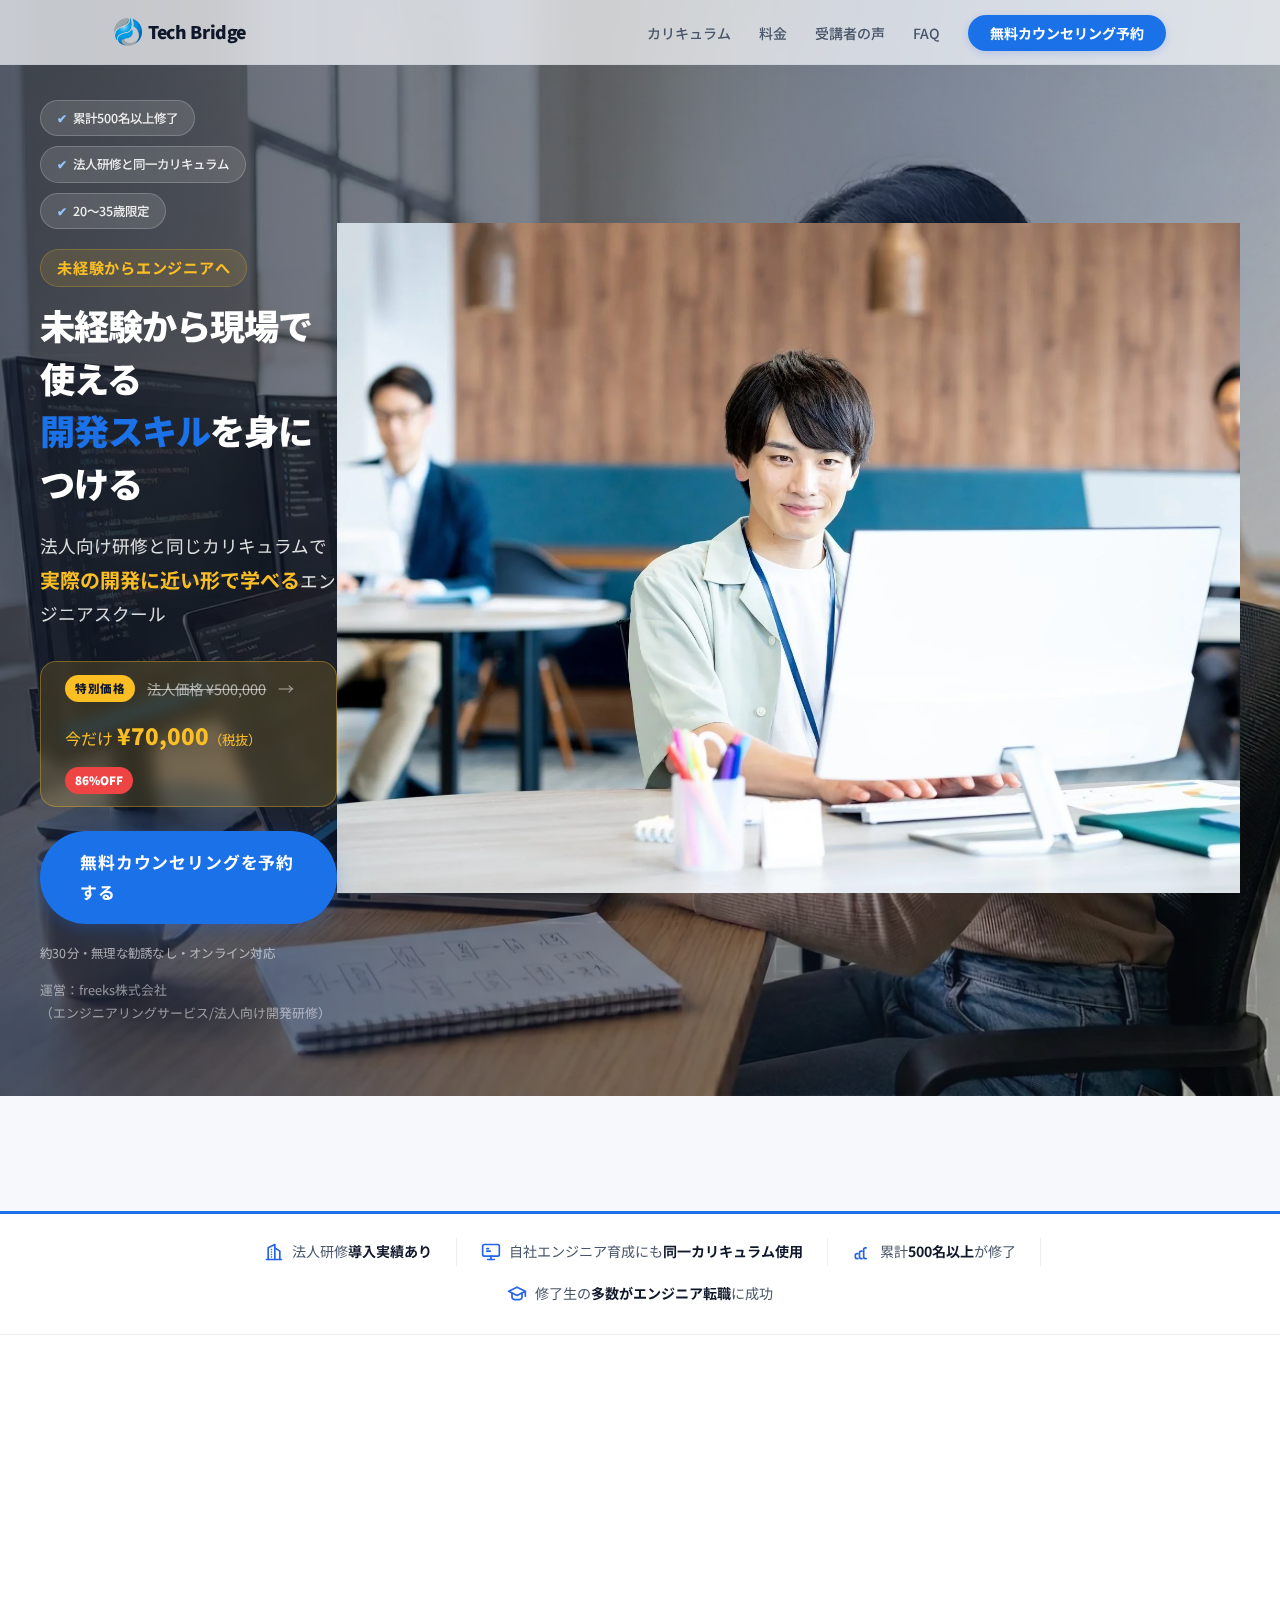
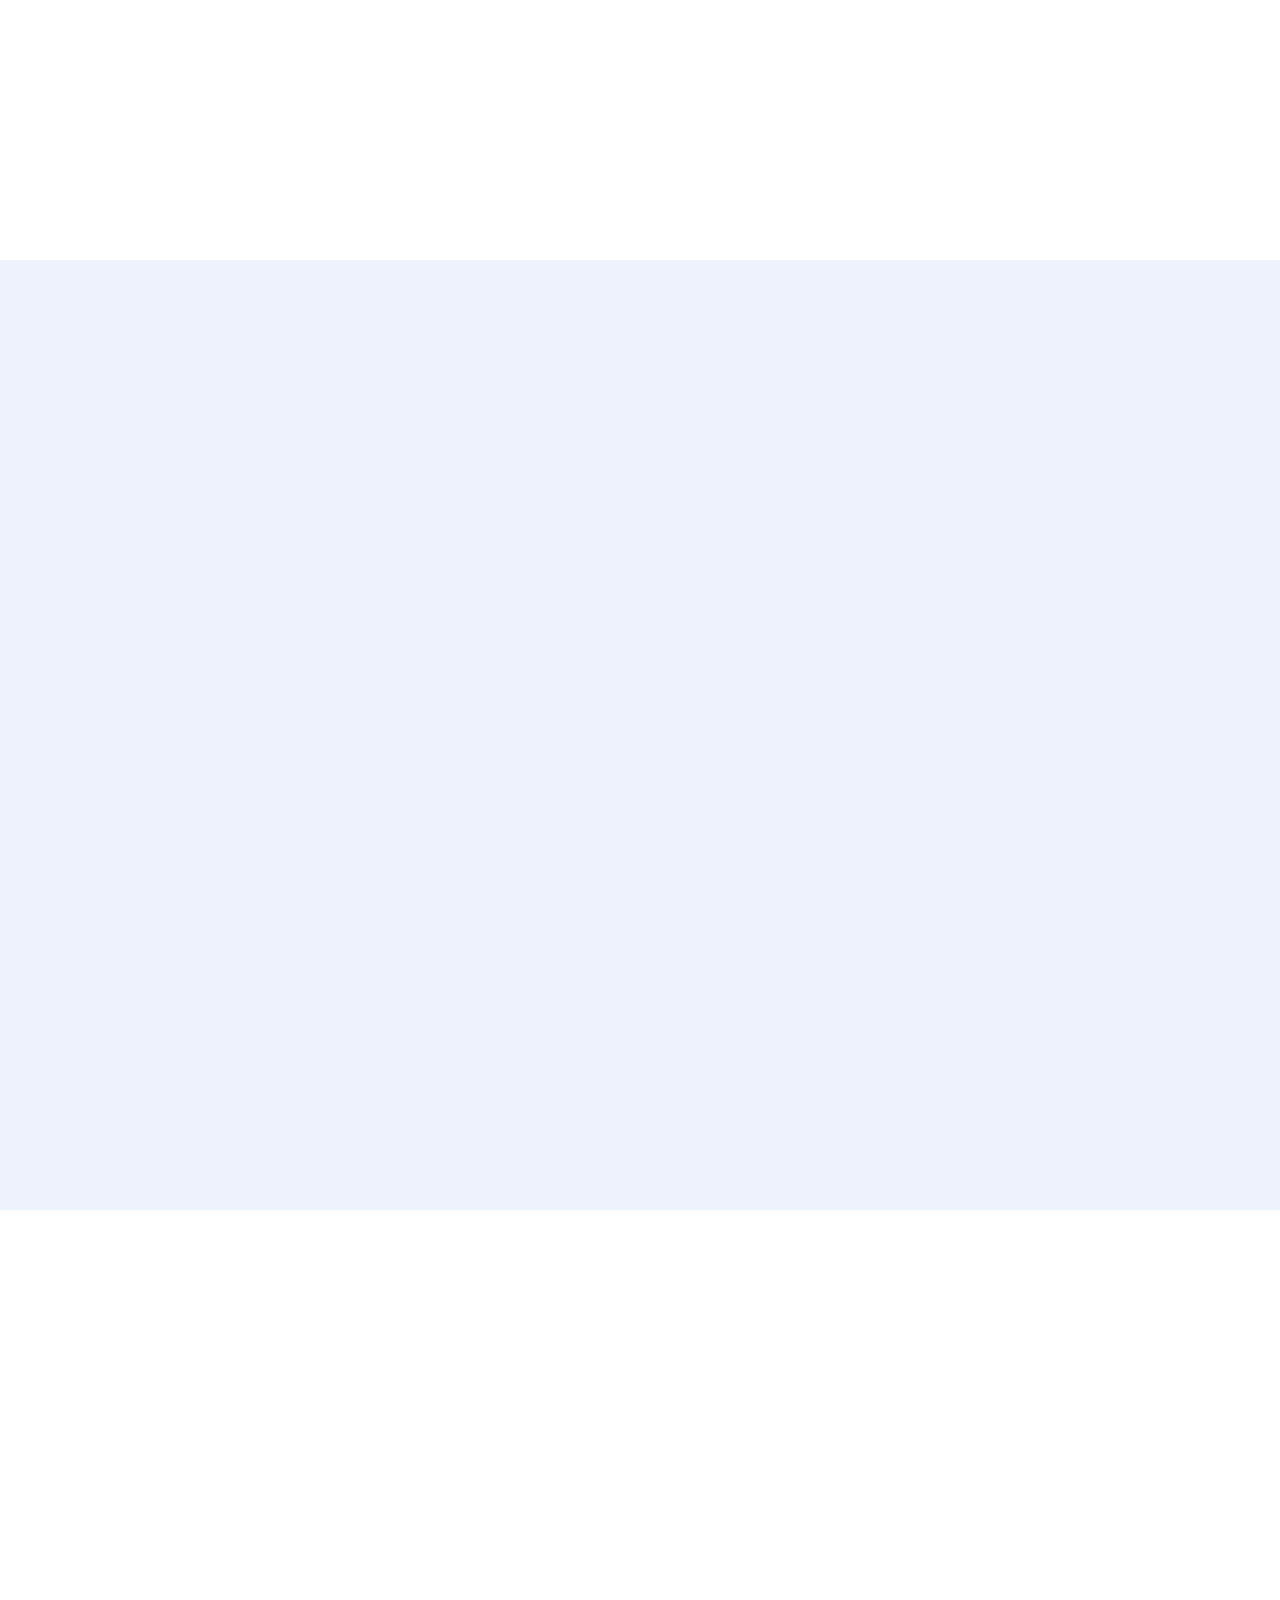
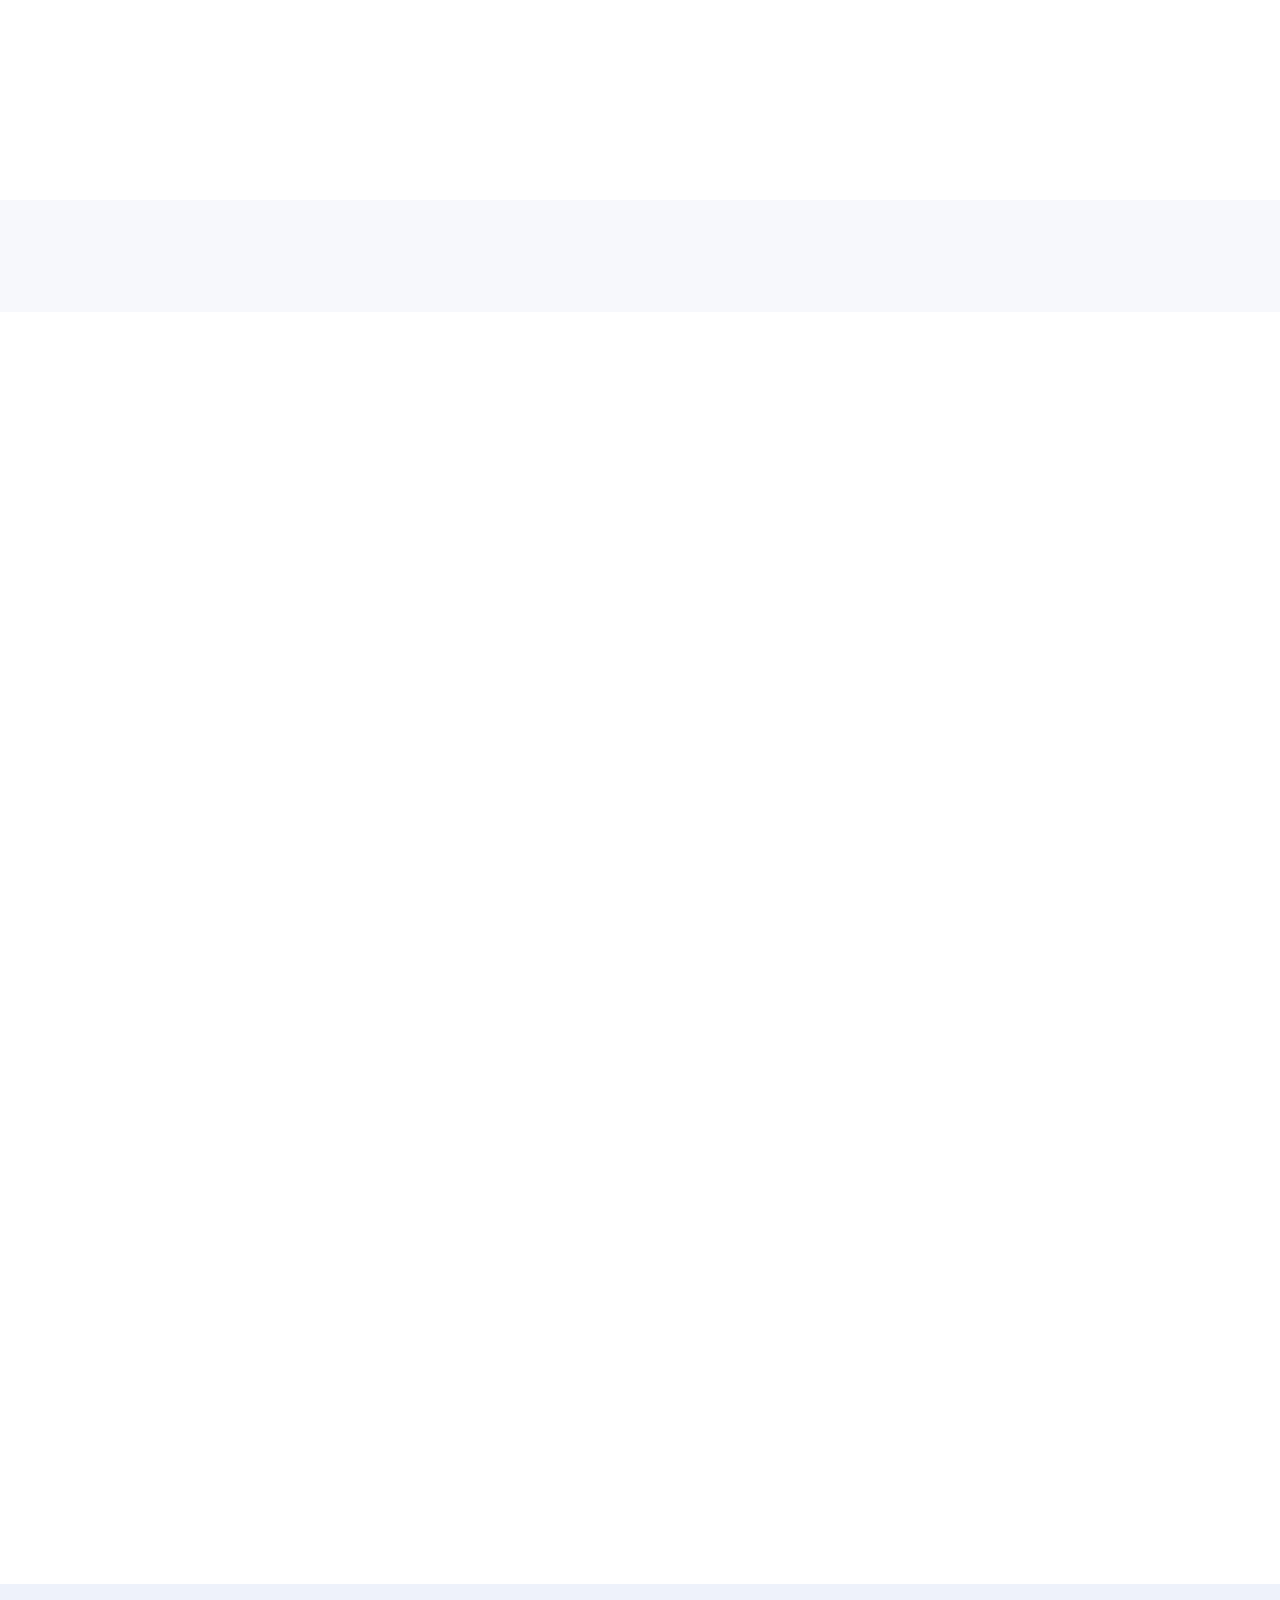
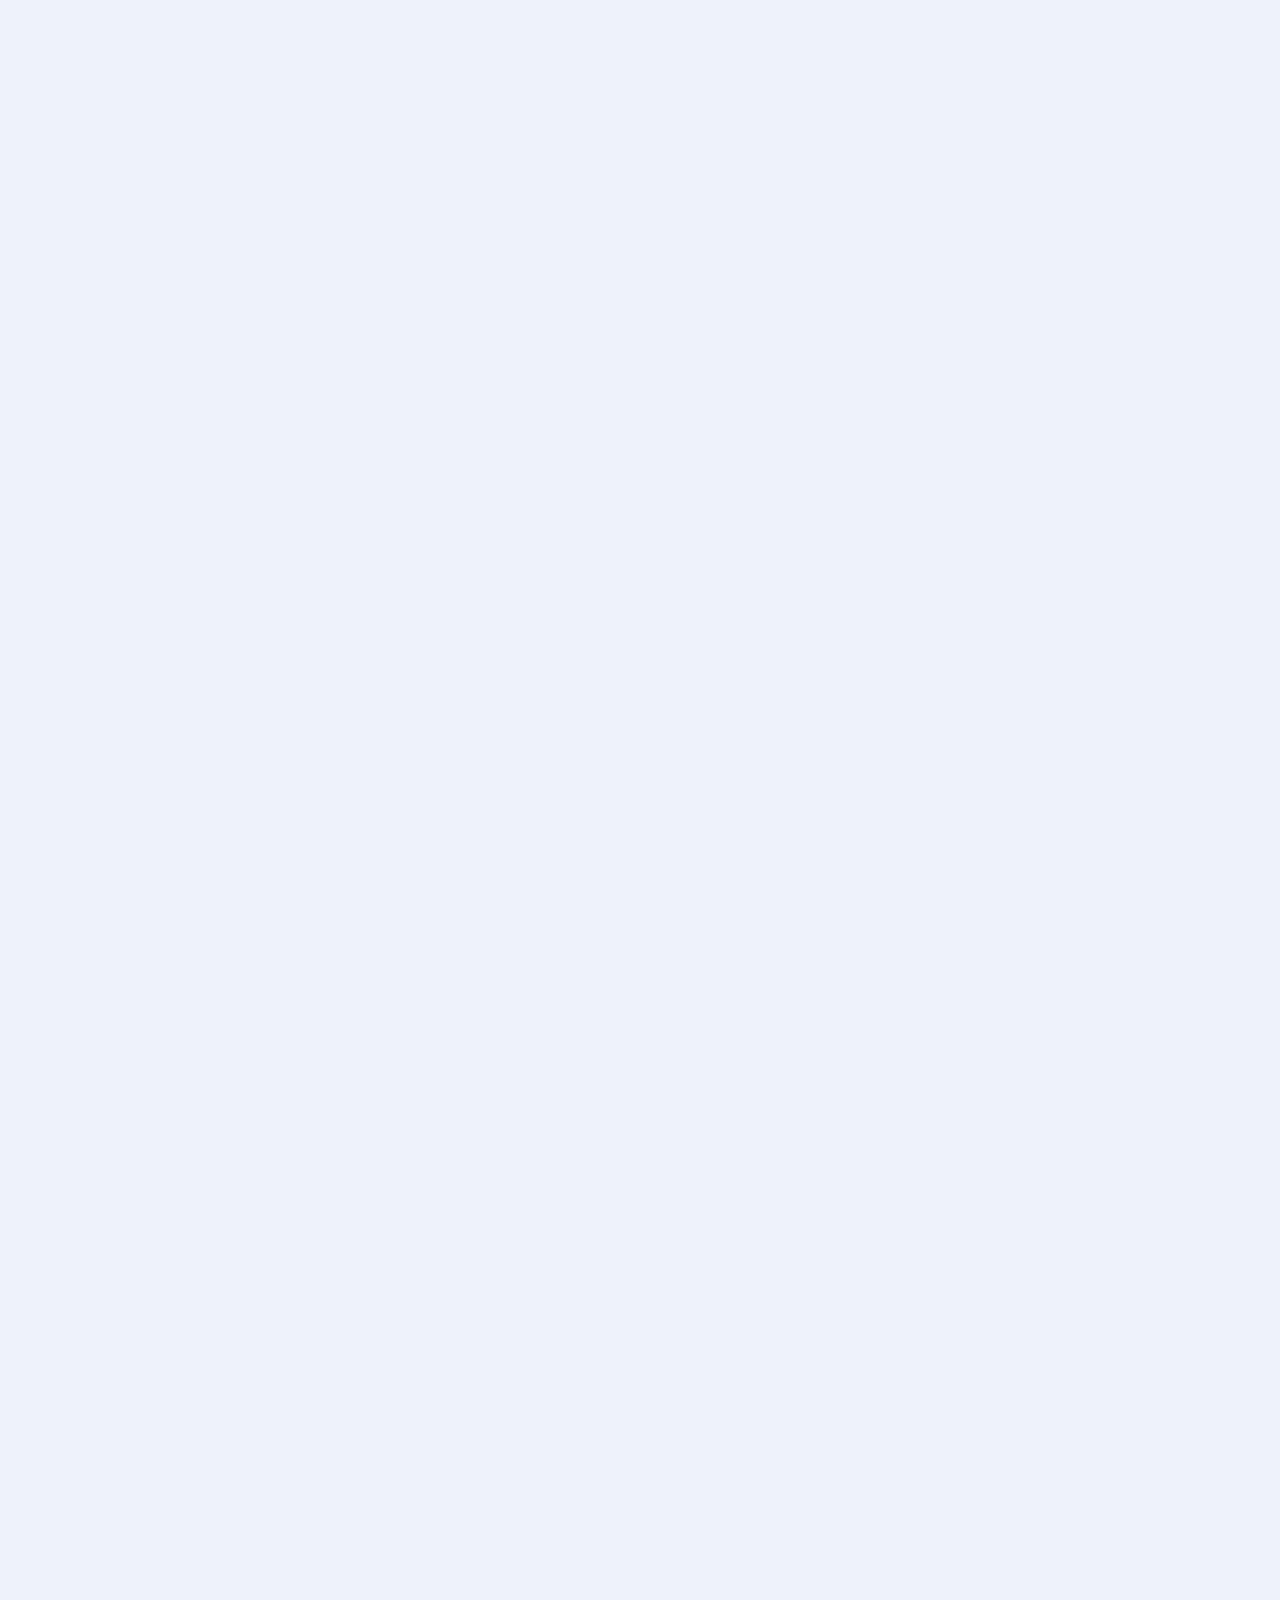
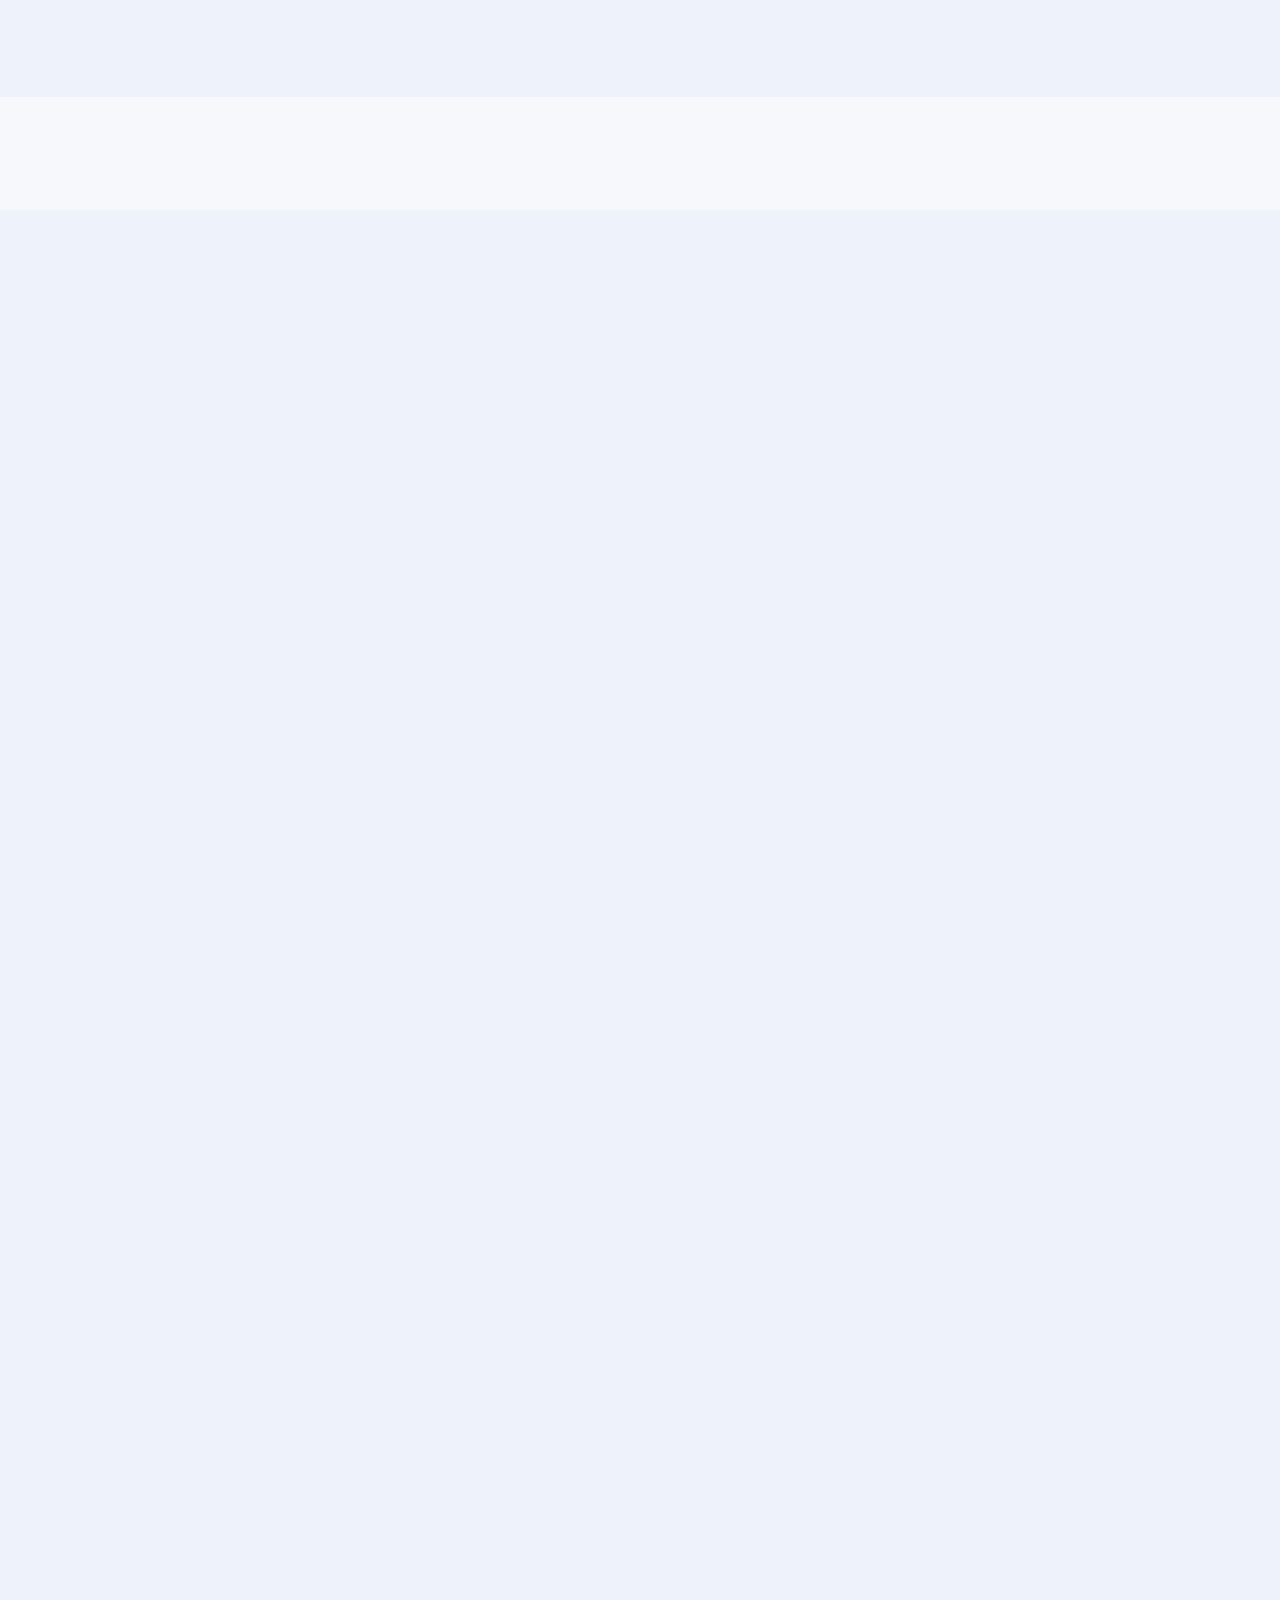
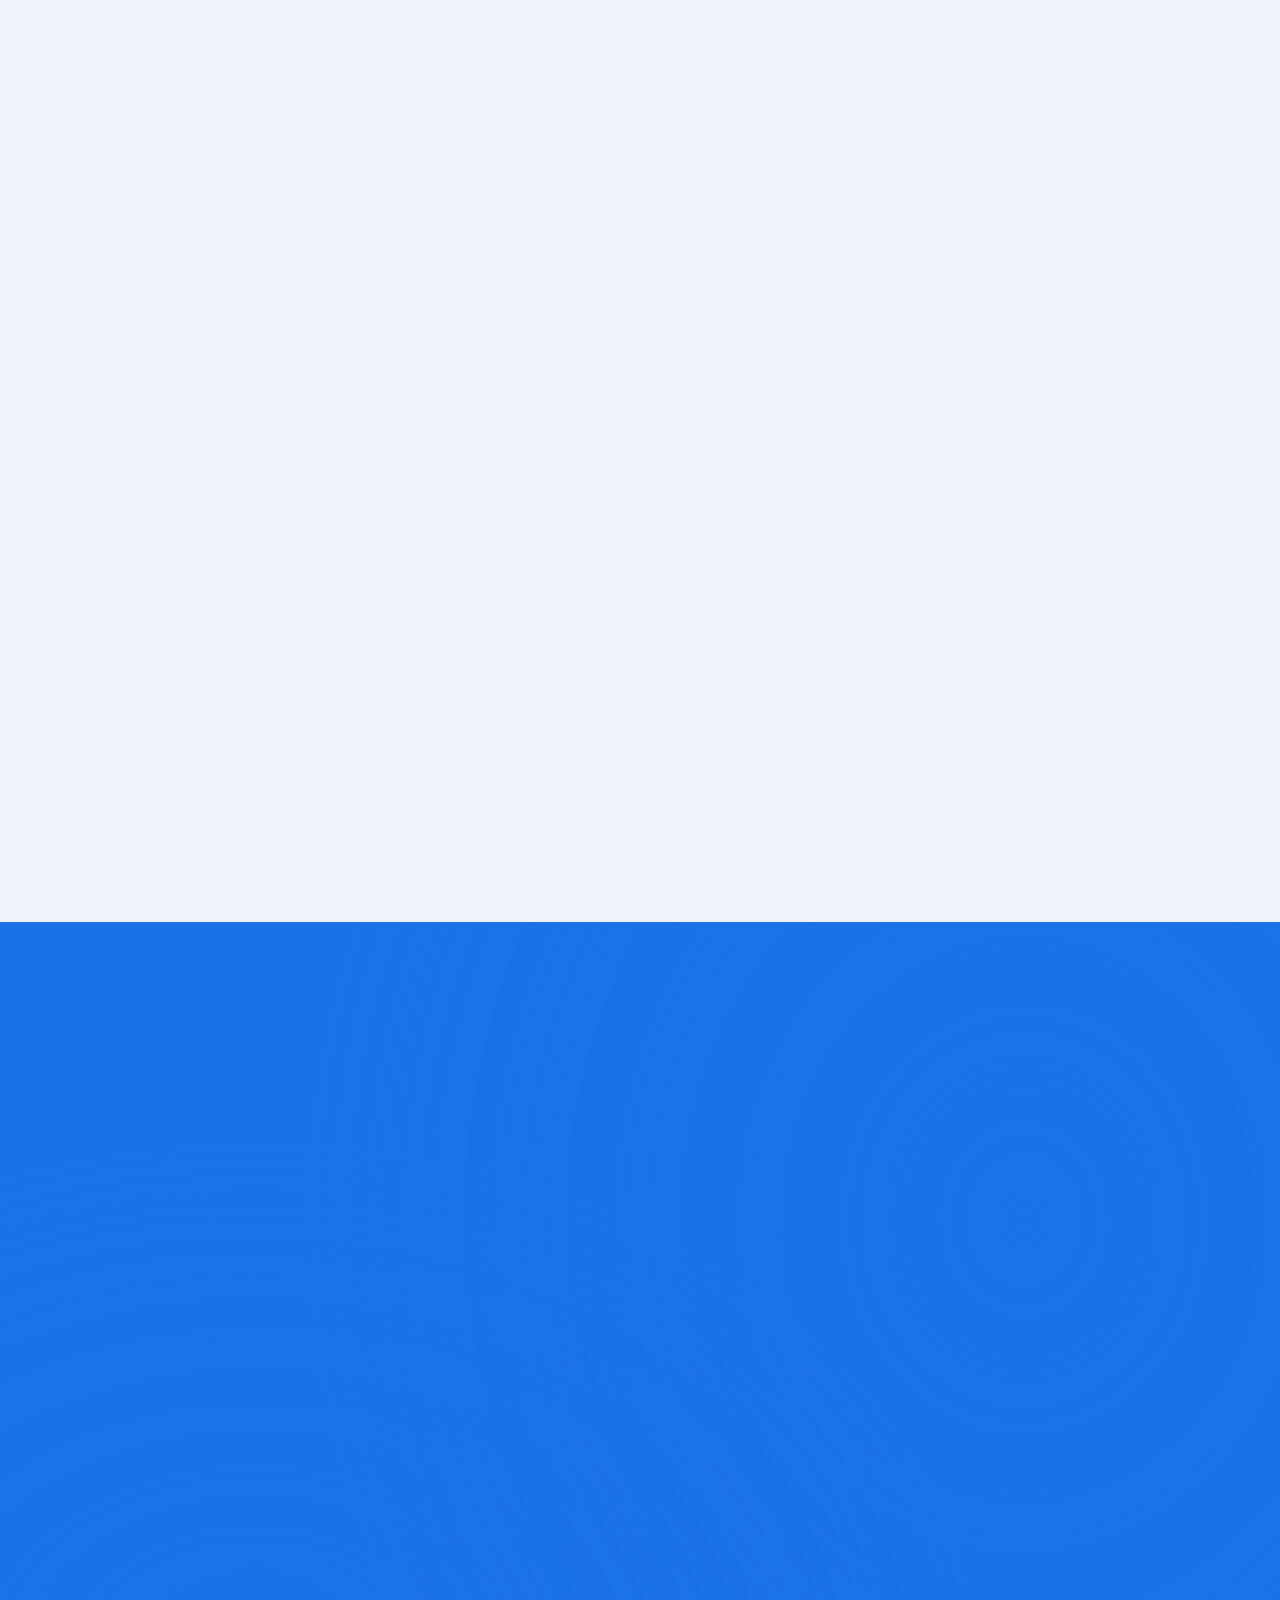
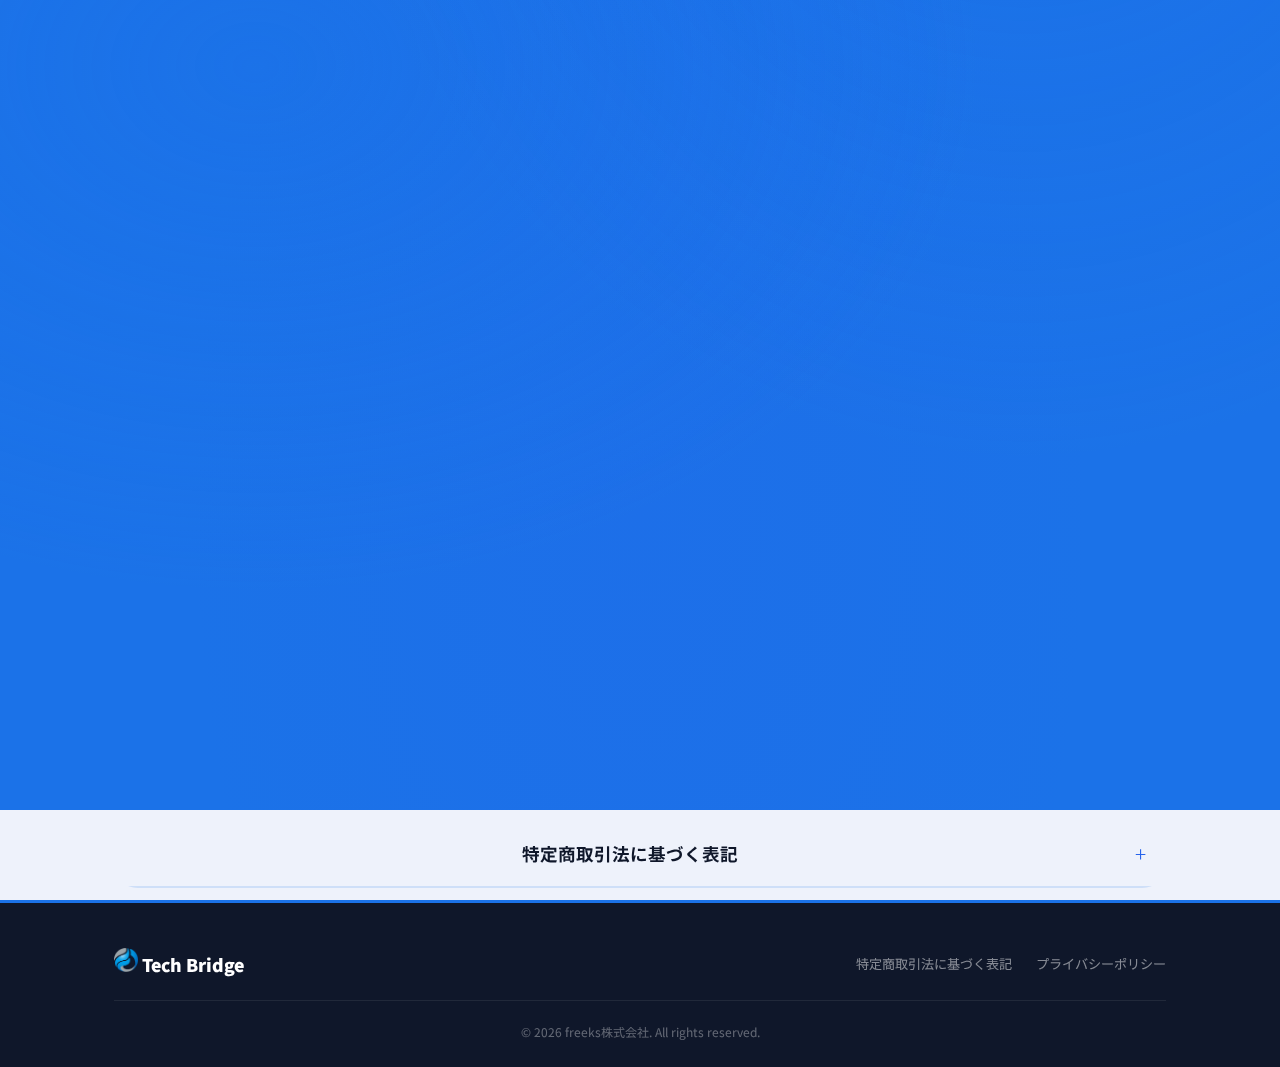
<file: index.html>
<!DOCTYPE html>
<html lang="ja" dir="ltr">

<head>
    <meta charset="UTF-8">
    <meta name="viewport" content="width=device-width, initial-scale=1.0">
    <title>未経験から3か月でエンジニアへ｜Tech Bridge</title>
    <meta name="description" content="【今だけ7万円（税抜）】法人向け50万円のJava実務研修を一般開放。累計500名以上が修了。未経験から3か月でシステム開発の実務を理解できるエンジニアへ。">
    <!-- OGP -->
    <meta property="og:type" content="website">
    <meta property="og:title" content="未経験から3か月でエンジニアへ｜Tech Bridge">
    <meta property="og:description"
        content="【今だけ7万円（税抜）】法人向け50万円のJava実務研修を一般開放。累計500名以上が修了。未経験から3か月でシステム開発の実務を理解できるエンジニアへ。">
    <meta property="og:image" content="https://keisuke-saito25.github.io/training_service_lp/images/ogp.png">
    <meta property="og:url" content="https://keisuke-saito25.github.io/training_service_lp/">
    <meta property="og:site_name" content="Tech Bridge">
    <meta property="og:locale" content="ja_JP">
    <!-- Twitter Card -->
    <meta name="twitter:card" content="summary_large_image">
    <meta name="twitter:title" content="未経験から3か月でエンジニアへ｜Tech Bridge">
    <meta name="twitter:description" content="【今だけ7万円（税抜）】法人向け50万円のJava実務研修を一般開放。累計500名以上が修了。">
    <meta name="twitter:image" content="https://keisuke-saito25.github.io/training_service_lp/images/ogp.png">
    <!-- favicon -->
    <link rel="icon" type="image/png" href="images/icons/logo_icn.png">
    <!-- canonical -->
    <link rel="canonical" href="https://keisuke-saito25.github.io/training_service_lp/">
    <!-- リソースヒント -->
    <link rel="preconnect" href="https://fonts.googleapis.com">
    <link rel="preconnect" href="https://fonts.gstatic.com" crossorigin>
    <link rel="dns-prefetch" href="https://www.googletagmanager.com">
    <link
        href="https://fonts.googleapis.com/css2?family=Inter:wght@500;600;700&family=Noto+Sans+JP:wght@400;700;900&display=swap"
        rel="stylesheet">
    <link rel="stylesheet" href="styles.css?v=20260313f">
    <!-- Google Analytics (GA4) — Measurement ID を取得後に G-XXXXXXXXXX を差し替えてください -->
    <script async src="https://www.googletagmanager.com/gtag/js?id=G-XXXXXXXXXX"></script>
    <script>
        window.dataLayer = window.dataLayer || [];
        function gtag() { dataLayer.push(arguments); }
        gtag('js', new Date());
        gtag('config', 'G-XXXXXXXXXX');
    </script>
</head>

<body>
    <!-- スキップナビゲーション（アクセシビリティ） -->
    <a href="#main-content" class="skip-nav">メインコンテンツへスキップ</a>

    <!-- ========== スティッキーナビ ========== -->
    <nav class="sticky-nav" id="stickyNav" role="navigation" aria-label="メインナビゲーション">
        <div class="nav-container">
            <a href="#hero" class="nav-logo">
                <img src="images/icons/logo_icn.png" alt="" class="nav-logo-mark" width="28" height="28">
                Tech Bridge
            </a>
            <button class="nav-toggle" id="navToggle" aria-label="メニュー切替">
                <span></span><span></span><span></span>
            </button>
            <ul class="nav-links" id="navLinks">
                <li><a href="#curriculum">カリキュラム</a></li>
                <li><a href="#pricing">料金</a></li>
                <li><a href="#voices">受講者の声</a></li>
                <li><a href="#faq">FAQ</a></li>
                <li><a href="#cta-final" class="nav-cta-btn">無料カウンセリング予約</a></li>
            </ul>
        </div>
        <!-- SP専用 固定リンクバー（ハンバーガーメニュー代替） -->
        <div class="nav-quick-links" id="navQuickLinks">
            <a href="#pricing">料金</a>
            <a href="#voices">実績</a>
            <a href="#faq">FAQ</a>
            <a href="#cta-final" class="nav-quick-cta">申込</a>
        </div>
    </nav>

    <!-- ========== ヒーローセクション（EBI法則適用） ========== -->
    <main id="main-content">
        <section class="hero" id="hero" role="banner">
            <div class="hero-bg-shapes">
                <div class="hero-shape hero-shape-1"></div>
                <div class="hero-shape hero-shape-2"></div>
                <div class="hero-shape hero-shape-3"></div>
            </div>
            <div class="hero-inner">
                <div class="hero-content">
                    <div class="hero-badges">
                        <span class="badge"><span class="badge-icon">✔</span> 累計500名以上修了</span>
                        <span class="badge"><span class="badge-icon">✔</span> 法人研修と同一カリキュラム</span>
                        <span class="badge"><span class="badge-icon">✔</span> 20〜35歳限定</span>
                    </div>
                    <p class="hero-target-label">未経験からエンジニアへ</p>
                    <h1 class="hero-title">未経験から現場で使える<br class="pc-only"><span
                            class="highlight highlight-hero">開発スキル</span>を身につける</h1>
                    <p class="hero-desc">法人向け研修と同じカリキュラムで<br class="pc-only"><strong>実際の開発に近い形で学べる</strong>エンジニアスクール</p>
                    <!-- FVオファーバッジ -->
                    <div class="hero-offer-badge">
                        <span class="hero-offer-label">特別価格</span>
                        <span class="hero-offer-original">法人価格 ¥500,000</span>
                        <span class="hero-offer-arrow">→</span>
                        <span class="hero-offer-price">今だけ <strong>¥70,000</strong><small>（税抜）</small></span>
                        <span class="hero-offer-off">86%OFF</span>
                    </div>
                    <div class="hero-cta">
                        <a href="#cta-final" class="btn btn-primary btn-pulse btn-lg">無料カウンセリングを予約する</a>
                        <span class="hero-cta-note">約30分・無理な勧誘なし・オンライン対応</span>
                        <p class="hero-company">運営：freeks株式会社（エンジニアリングサービス/法人向け開発研修）</p>
                    </div>
                </div>
                <div class="hero-visual">
                    <div class="hero-visual-wrapper">
                        <picture>
                            <source srcset="images/hero-person.webp" type="image/webp">
                            <img src="images/hero-person.jpg" alt="研修を受講する若きエンジニア" width="1724" height="1279" loading="eager">
                        </picture>
                        <div class="hero-visual-accent hero-visual-accent-1"></div>
                        <div class="hero-visual-accent hero-visual-accent-2"></div>
                    </div>
                </div>
            </div>
        </section>

        <!-- ========== 実績バナー ========== -->
        <section class="section-achievements">
            <div class="achievements-glow"></div>
            <div class="achievements-inner">
                <div class="achievement-item fade-in">
                    <span class="achievement-number" data-count="500">0</span>
                    <span class="achievement-suffix">名+</span>
                    <span class="achievement-label">累計修了者</span>
                </div>
                <span class="achievement-divider"></span>
                <div class="achievement-item fade-in">
                    <span class="achievement-number" data-count="3">0</span>
                    <span class="achievement-suffix">か月</span>
                    <span class="achievement-label">研修期間</span>
                </div>
                <span class="achievement-divider"></span>
                <div class="achievement-item fade-in">
                    <span class="achievement-number" data-count="7">0</span>
                    <span class="achievement-suffix">万円</span>
                    <span class="achievement-label">受講料金</span>
                </div>
                <span class="achievement-divider"></span>
                <div class="achievement-item fade-in">
                    <span class="achievement-number" data-count="86">0</span>
                    <span class="achievement-suffix">%OFF</span>
                    <span class="achievement-label">法人価格から</span>
                </div>
            </div>

            <!-- ========== 信頼バー ========== -->
            <section class="trust-bar" id="trust">
                <div class="container">
                    <div class="trust-bar-inner">
                        <div class="trust-item">
                            <span class="trust-icon"><svg width="20" height="20" viewBox="0 0 24 24" fill="none"
                                    stroke="currentColor" stroke-width="2" stroke-linecap="round"
                                    stroke-linejoin="round">
                                    <path d="M3 21h18" />
                                    <path d="M5 21V7l8-4v18" />
                                    <path d="M19 21V11l-6-4" />
                                    <path d="M9 9v.01" />
                                    <path d="M9 12v.01" />
                                    <path d="M9 15v.01" />
                                    <path d="M9 18v.01" />
                                </svg></span>
                            <span class="trust-text">法人研修<strong>導入実績あり</strong></span>
                        </div>
                        <div class="trust-divider"></div>
                        <div class="trust-item">
                            <span class="trust-icon"><svg width="20" height="20" viewBox="0 0 24 24" fill="none"
                                    stroke="currentColor" stroke-width="2" stroke-linecap="round"
                                    stroke-linejoin="round">
                                    <rect x="2" y="3" width="20" height="14" rx="2" />
                                    <path d="M8 21h8" />
                                    <path d="M12 17v4" />
                                    <path d="M7 8h2" />
                                    <path d="M7 11h4" />
                                </svg></span>
                            <span class="trust-text">自社エンジニア育成にも<strong>同一カリキュラム使用</strong></span>
                        </div>
                        <div class="trust-divider"></div>
                        <div class="trust-item">
                            <span class="trust-icon"><svg width="20" height="20" viewBox="0 0 24 24" fill="none"
                                    stroke="currentColor" stroke-width="2" stroke-linecap="round"
                                    stroke-linejoin="round">
                                    <path d="M17 20h-1a2 2 0 0 1-2-2V9a2 2 0 0 1 2-2h1" />
                                    <path d="M12 20h-1a2 2 0 0 1-2-2v-5a2 2 0 0 1 2-2h1" />
                                    <path d="M7 20H6a2 2 0 0 1-2-2v-2a2 2 0 0 1 2-2h1" />
                                </svg></span>
                            <span class="trust-text">累計<strong>500名以上</strong>が修了</span>
                        </div>
                        <div class="trust-divider"></div>
                        <div class="trust-item">
                            <span class="trust-icon"><svg width="20" height="20" viewBox="0 0 24 24" fill="none"
                                    stroke="currentColor" stroke-width="2" stroke-linecap="round"
                                    stroke-linejoin="round">
                                    <path d="M22 10v6M2 10l10-5 10 5-10 5z" />
                                    <path d="M6 12v5c0 2 2 3 6 3s6-1 6-3v-5" />
                                </svg></span>
                            <span class="trust-text">修了生の<strong>多数がエンジニア転職</strong>に成功</span>
                        </div>
                    </div>
                </div>
            </section>

            <!-- ========== 対象者セクション ========== -->
            <section class="section section-target" id="target" aria-labelledby="target-title">
                <div class="container">
                    <h2 class="section-title fade-in" id="target-title"><span class="highlight">本気でエンジニア<br
                                class="sp-only">を目指す</span>あなたへ</h2>
                    <p class="section-lead fade-in">
                        3か月間で集中して学びたい<strong>20〜35歳</strong>の方が対象です。<br>フルタイム形式を推奨していますが、働きながらの受講も可能です。</p>
                    <div class="target-list fade-in">
                        <ul class="target-checklist">
                            <li>
                                <span class="target-icon"><svg width="24" height="24" viewBox="0 0 24 24" fill="none">
                                        <path
                                            d="M12 6.042A8.967 8.967 0 0 0 6 3.75c-1.052 0-2.062.18-3 .512v14.25A8.987 8.987 0 0 1 6 18c2.305 0 4.408.867 6 2.292m0-14.25a8.966 8.966 0 0 1 6-2.292c1.052 0 2.062.18 3 .512v14.25A8.987 8.987 0 0 0 18 18a8.967 8.967 0 0 0-6 2.292m0-14.25v14.25"
                                            stroke="currentColor" stroke-width="1.5" stroke-linecap="round"
                                            stroke-linejoin="round" />
                                    </svg></span>
                                独学やスクールで学んだが、面接で手応えがない
                            </li>
                            <li>
                                <span class="target-icon"><svg width="24" height="24" viewBox="0 0 24 24" fill="none">
                                        <path
                                            d="M20.25 14.15v4.25c0 1.094-.787 2.036-1.872 2.18-2.087.277-4.216.42-6.378.42s-4.291-.143-6.378-.42c-1.085-.144-1.872-1.086-1.872-2.18v-4.25m16.5 0a2.18 2.18 0 0 0 .75-1.661V8.706c0-1.081-.768-2.015-1.837-2.175a48.114 48.114 0 0 0-3.413-.387m4.5 8.006c-.194.165-.42.295-.673.38A23.978 23.978 0 0 1 12 15.75c-2.648 0-5.195-.429-7.577-1.22a2.016 2.016 0 0 1-.673-.38m0 0A2.18 2.18 0 0 1 3 12.489V8.706c0-1.081.768-2.015 1.837-2.175a48.111 48.111 0 0 1 3.413-.387m7.5 0V5.25A2.25 2.25 0 0 0 13.5 3h-3a2.25 2.25 0 0 0-2.25 2.25v.894m7.5 0a48.667 48.667 0 0 0-7.5 0"
                                            stroke="currentColor" stroke-width="1.5" stroke-linecap="round"
                                            stroke-linejoin="round" />
                                    </svg></span>
                                「開発経験がない」と言われて転職がうまくいかない
                            </li>
                            <li>
                                <span class="target-icon"><svg width="24" height="24" viewBox="0 0 24 24" fill="none">
                                        <path
                                            d="M15.59 14.37a6 6 0 0 1-5.84 7.38v-4.8m5.84-2.58a14.98 14.98 0 0 0 6.16-12.12A14.98 14.98 0 0 0 9.631 8.41m5.96 5.96a14.926 14.926 0 0 1-5.841 2.58m-.119-8.54a6 6 0 0 0-7.381 5.84h4.8m2.581-5.84a14.927 14.927 0 0 0-2.58 5.84m2.699 2.7c-.103.021-.207.041-.311.06a15.09 15.09 0 0 1-2.448-2.448 14.9 14.9 0 0 1 .06-.312m-2.24 2.39a4.493 4.493 0 0 0-1.757 4.306 4.493 4.493 0 0 0 4.306-1.758M16.5 9a1.5 1.5 0 1 1-3 0 1.5 1.5 0 0 1 3 0Z"
                                            stroke="currentColor" stroke-width="1.5" stroke-linecap="round"
                                            stroke-linejoin="round" />
                                    </svg></span>
                                本気でエンジニアに転職したい（20〜35歳）
                            </li>
                            <li>
                                <span class="target-icon"><svg width="24" height="24" viewBox="0 0 24 24" fill="none">
                                        <path d="M12 6v6h4.5m4.5 0a9 9 0 1 1-18 0 9 9 0 0 1 18 0Z" stroke="currentColor"
                                            stroke-width="1.5" stroke-linecap="round" stroke-linejoin="round" />
                                    </svg></span>
                                3か月間、集中して学習に取り組む意欲がある
                            </li>
                        </ul>
                    </div>
                </div>
            </section>

            <!-- ========== 問題提起セクション ========== -->
            <section class="section section-problem" id="problem" aria-labelledby="problem-title">
                <div class="container">
                    <h2 class="section-title fade-in" id="problem-title">プログラミングスクール、動画教材…<br class="pc-only"><span
                            class="highlight">それでも面接で落ちる</span>理由</h2>
                    <p class="section-lead fade-in">努力が足りないのではありません。<br><strong>「面接で語れる開発経験」がない</strong>だけです。</p>

                    <div class="problem-grid fade-in">
                        <div class="problem-card problem-bad">
                            <div class="problem-icon">✕</div>
                            <h3>よくあるパターン</h3>
                            <ul>
                                <li>動画講座を見て「わかった気」になる</li>
                                <li>ポートフォリオはあるが実務とかけ離れている</li>
                                <li>コーディングはできるが、実務的な開発工程の理解が浅い</li>
                                <li>テスト・設計・環境構築など現場必須のスキルを経験していない</li>
                                <li>「何を作りましたか？」に具体的に答えられない</li>
                            </ul>
                            <p class="problem-result">→ 面接で「開発経験は？」と聞かれて詰まる</p>
                        </div>
                        <div class="problem-card problem-good">
                            <div class="problem-icon">◎</div>
                            <h3 class="problem-good-title">この研修で変わること</h3>
                            <ul>
                                <li>見るだけでなく、書いて動かして身につける</li>
                                <li>Javaを中心に実務想定の在庫管理システムを設計〜実装</li>
                                <li>開発環境の構築からサーバー操作まで実践</li>
                                <li>単体テスト・結合テストまで経験</li>
                                <li>企業の新人研修と同じ内容を修了</li>
                            </ul>
                            <p class="problem-result">→ 面接でシステム開発について語れるようになる</p>
                        </div>
                    </div>
                </div>
            </section>

            <!-- ========== 実証データセクション ========== -->
            <section class="section section-evidence" id="evidence" aria-labelledby="evidence-title">
                <div class="container">
                    <h2 class="section-title fade-in" id="evidence-title">数字で見る<span class="highlight">研修実績</span></h2>
                    <p class="section-lead fade-in">修了生のデータが、この研修の価値を証明しています。</p>
                    <div class="evidence-grid fade-in">
                        <div class="evidence-card">
                            <span class="evidence-number" data-count="96">0</span>
                            <span class="evidence-unit">%</span>
                            <span class="evidence-label">カリキュラム修了率</span>
                            <span class="evidence-desc">途中離脱はわずか4%</span>
                        </div>
                        <div class="evidence-card">
                            <span class="evidence-number" data-count="92">0</span>
                            <span class="evidence-unit">%</span>
                            <span class="evidence-label">キャリアチェンジ成功率</span>
                            <span class="evidence-desc">修了後6か月以内</span>
                        </div>
                        <div class="evidence-card">
                            <span class="evidence-number evidence-number-decimal" data-count="47"
                                data-decimal="true">0</span>
                            <span class="evidence-unit">/ 5.0</span>
                            <span class="evidence-label">受講満足度</span>
                            <span class="evidence-desc">修了時アンケート結果</span>
                        </div>
                        <div class="evidence-card">
                            <span class="evidence-number" data-count="480">0</span>
                            <span class="evidence-unit">時間+</span>
                            <span class="evidence-label">平均学習時間</span>
                            <span class="evidence-desc">3か月間の総実践時間</span>
                        </div>
                    </div>
                    <p class="evidence-note fade-in">※ 数値は直近1年間の修了生データに基づく</p>
                </div>
            </section>

            <!-- ========== ミニCTA ========== -->
            <div class="mini-cta mini-cta-prominent fade-in">
                <div class="container">
                    <div class="mini-cta-inner">
                        <p class="mini-cta-text">研修の詳細を聞いてみませんか？</p>
                        <a href="#cta-final" class="btn btn-primary btn-pulse">無料カウンセリングを予約する</a>
                    </div>
                </div>
            </div>

            <!-- ========== カリキュラムセクション（画像付き3フェーズ） ========== -->
            <section class="section section-curriculum" id="curriculum" aria-labelledby="curriculum-title">
                <div class="container">
                    <h2 class="section-title fade-in" id="curriculum-title">カリキュラム<span
                            class="title-sub">3か月の実践ロードマップ</span></h2>
                    <p class="section-lead fade-in">1日8時間 × 週5日のフルタイム形式を推奨。<br>3つのフェーズで段階的に<br
                            class="sp-only">実務レベルへ引き上げます。<br><small>※進捗問わず3か月間で研修は終了となります。</small>
                    </p>

                    <div class="phase-grid fade-in">
                        <!-- フェーズ1 -->
                        <div class="phase-card">
                            <div class="phase-header phase-1">
                                <span class="phase-number">Phase 1</span>
                                <span class="phase-period">約1か月目</span>
                            </div>
                            <div class="phase-body">
                                <h3>基礎固め</h3>
                                <div class="phase-image">
                                    <picture>
                                        <source srcset="images/coding-workspace.webp" type="image/webp"><img
                                            src="images/coding-workspace.png" alt="Phase1基礎固め：Javaプログラミング学習環境の画面"
                                            loading="lazy">
                                    </picture>
                                </div>
                                <p>Java・HTML/CSS/JSの基礎を徹底的に学習。<br>プログラミングの土台を固めます。</p>
                                <div class="phase-tags">
                                    <span class="tag">Java</span>
                                    <span class="tag">OOP</span>
                                    <span class="tag">HTML/CSS</span>
                                    <span class="tag">JavaScript</span>
                                </div>
                            </div>
                        </div>

                        <!-- フェーズ2 -->
                        <div class="phase-card">
                            <div class="phase-header phase-2">
                                <span class="phase-number">Phase 2</span>
                                <span class="phase-period">約2か月目</span>
                            </div>
                            <div class="phase-body">
                                <h3>実践スキル習得</h3>
                                <div class="phase-image">
                                    <picture>
                                        <source srcset="images/linux-terminal.webp" type="image/webp"><img
                                            src="images/linux-terminal.png" alt="Phase2実践スキル習得：LinuxターミナルとSQL操作の実践画面"
                                            loading="lazy">
                                    </picture>
                                </div>
                                <p>クイズシステムの開発、Linux操作、SQL/DB操作を実践。<br>現場で必須のスキルを身につけます。</p>
                                <div class="phase-tags">
                                    <span class="tag">Linux</span>
                                    <span class="tag">SQL</span>
                                    <span class="tag">Java</span>
                                    <span class="tag">設計</span>
                                    <span class="tag">実装</span>
                                </div>
                            </div>
                        </div>

                        <!-- フェーズ3 -->
                        <div class="phase-card phase-card-main">
                            <div class="phase-header phase-3">
                                <span class="phase-number">Phase 3</span>
                                <span class="phase-period">約3か月目</span>
                                <span class="phase-badge">メイン課題</span>
                            </div>
                            <div class="phase-body">
                                <h3>在庫管理システム開発 + テスト</h3>
                                <div class="phase-image phase-image-main">
                                    <picture>
                                        <source srcset="images/inventory-system.webp" type="image/webp"><img
                                            src="images/inventory-system.jpg" alt="Phase3メイン課題：在庫管理システムの開発画面"
                                            loading="lazy">
                                    </picture>
                                    <span class="phase-image-caption">▲ 実際に開発する在庫管理システムのイメージ</span>
                                </div>
                                <p>実務想定のWebシステムを設計から開発。<br>単体テスト・結合テストまで経験し、卒業テストに挑みます。</p>
                                <ul class="phase-details">
                                    <li>データ設計・業務ロジック構築</li>
                                    <li>画面実装・データ管理</li>
                                    <li>単体テスト・結合テスト</li>
                                    <li>卒業テスト（基準未達は修了不可）</li>
                                </ul>
                                <p class="phase-emphasis">ここまでやるからシステム開発の実務を理解できる。</p>
                                <div class="phase-tags">
                                    <span class="tag">Java</span>
                                    <span class="tag">SQL</span>
                                    <span class="tag">Web開発</span>
                                    <span class="tag">テスト</span>
                                    <span class="tag">設計</span>
                                </div>
                            </div>
                        </div>
                    </div>
                </div>
            </section>

            <!-- ========== 料金セクション ========== -->
            <section class="section section-pricing" id="pricing" aria-labelledby="pricing-title">
                <div class="container">
                    <h2 class="section-title fade-in" id="pricing-title">なぜ<span class="highlight">7万円（税抜）</span>なのか？
                    </h2>
                    <p class="section-lead fade-in">もともと法人向けに提供していた研修を、初めて一般向けに開放。<br>モニター価格として期間限定で7万円（税抜）で提供しています。</p>

                    <div class="pricing-story fade-in">
                        <div class="pricing-compare">
                            <div class="pricing-card pricing-original">
                                <span class="pricing-label">通常価格（法人向け）</span>
                                <span class="pricing-amount"><span
                                        class="pricing-yen">¥</span>500,000<small>（税抜）</small></span>
                                <span class="pricing-note">企業が新人エンジニアに実施する法人研修</span>
                            </div>
                            <div class="pricing-arrow">
                                <svg width="40" height="40" viewBox="0 0 40 40" fill="none">
                                    <path d="M20 8L20 32M20 32L10 22M20 32L30 22" stroke="currentColor" stroke-width="3"
                                        stroke-linecap="round" stroke-linejoin="round" />
                                </svg>
                            </div>
                            <div class="pricing-card pricing-special">
                                <span class="pricing-label">一般開放 特別価格</span>
                                <span class="pricing-amount"><span
                                        class="pricing-yen">¥</span>70,000<small>（税抜）</small></span>
                                <span class="pricing-savings">86%OFF</span>
                                <span class="pricing-note">一般向けモニター価格（期間限定）</span>
                            </div>
                        </div>

                        <!-- 他社比較表 -->
                        <div class="compare-table-wrapper fade-in">
                            <h3 class="compare-title">他のスクールとの違い</h3>
                            <table class="compare-table">
                                <thead>
                                    <tr>
                                        <th>比較項目</th>
                                        <th>一般的なスクール</th>
                                        <th class="compare-highlight">本研修</th>
                                    </tr>
                                </thead>
                                <tbody>
                                    <tr>
                                        <td>料金</td>
                                        <td>30〜80万円</td>
                                        <td class="compare-highlight"><strong>7万円（税抜）</strong></td>
                                    </tr>
                                    <tr>
                                        <td>学習スタイル</td>
                                        <td>動画やプログラミングが中心</td>
                                        <td class="compare-highlight"><strong>実務開発 + テスト</strong></td>
                                    </tr>
                                    <tr>
                                        <td>期間</td>
                                        <td>2〜6か月（パートタイム）</td>
                                        <td class="compare-highlight"><strong>3か月（フルタイム推奨）</strong></td>
                                    </tr>
                                    <tr>
                                        <td>カリキュラム</td>
                                        <td>教材用に作成</td>
                                        <td class="compare-highlight"><strong>法人研修と同一</strong></td>
                                    </tr>
                                    <tr>
                                        <td>実務スキル</td>
                                        <td>コーディングのみ</td>
                                        <td class="compare-highlight"><strong>開発環境構築〜テストまで実践</strong></td>
                                    </tr>
                                </tbody>
                            </table>
                        </div>

                        <!-- 料金の重要情報 -->
                        <div class="pricing-essential fade-in">
                            <h3>お支払いについて</h3>
                            <div class="pricing-essential-grid">
                                <div class="essential-item">
                                    <span class="essential-icon"><svg width="24" height="24" viewBox="0 0 24 24"
                                            fill="none" stroke="currentColor" stroke-width="2" stroke-linecap="round"
                                            stroke-linejoin="round">
                                            <line x1="12" y1="1" x2="12" y2="23" />
                                            <path d="M17 5H9.5a3.5 3.5 0 0 0 0 7h5a3.5 3.5 0 0 1 0 7H6" />
                                        </svg></span>
                                    <div>
                                        <strong>一括70,000円（税抜）</strong>
                                        <p>分割払いについてはお問い合わせください</p>
                                    </div>
                                </div>
                                <div class="essential-item">
                                    <span class="essential-icon"><svg width="24" height="24" viewBox="0 0 24 24"
                                            fill="none" stroke="currentColor" stroke-width="2" stroke-linecap="round"
                                            stroke-linejoin="round">
                                            <path d="M9 14 4 9l5-5" />
                                            <path d="M4 9h10.5a5.5 5.5 0 0 1 0 11H11" />
                                        </svg></span>
                                    <div>
                                        <strong>返金ポリシー</strong>
                                        <p>開始後の返金は原則不可。まず無料説明会でご確認ください</p>
                                    </div>
                                </div>
                                <div class="essential-item">
                                    <span class="essential-icon"><svg width="24" height="24" viewBox="0 0 24 24"
                                            fill="none" stroke="currentColor" stroke-width="2" stroke-linecap="round"
                                            stroke-linejoin="round">
                                            <rect x="2" y="3" width="20" height="14" rx="2" />
                                            <path d="M8 21h8" />
                                            <path d="M12 17v4" />
                                        </svg></span>
                                    <div>
                                        <strong>必要な環境</strong>
                                        <p>PC（メモリ8GB以上推奨）+ インターネット環境</p>
                                    </div>
                                </div>
                                <div class="essential-item">
                                    <span class="essential-icon"><svg width="24" height="24" viewBox="0 0 24 24"
                                            fill="none" stroke="currentColor" stroke-width="2" stroke-linecap="round"
                                            stroke-linejoin="round">
                                            <rect x="3" y="4" width="18" height="18" rx="2" />
                                            <path d="M16 2v4" />
                                            <path d="M8 2v4" />
                                            <path d="M3 10h18" />
                                            <path d="M8 14h.01" />
                                            <path d="M12 14h.01" />
                                            <path d="M16 14h.01" />
                                            <path d="M8 18h.01" />
                                            <path d="M12 18h.01" />
                                        </svg></span>
                                    <div>
                                        <strong>受講スタイル</strong>
                                        <p>1日8時間 × 週5日のフルタイム形式を推奨<br class="pc-only"><small>※働きながらの受講も相談可能です</small></p>
                                    </div>
                                </div>
                            </div>
                        </div>
                    </div>
                </div>
            </section>

            <!-- ========== ミニCTA ========== -->
            <div class="mini-cta mini-cta-prominent fade-in">
                <div class="container">
                    <div class="mini-cta-inner">
                        <p class="mini-cta-text">料金やスケジュールについて詳しく聞きたい方は</p>
                        <a href="#cta-final" class="btn btn-primary btn-pulse">無料カウンセリングを予約する</a>
                    </div>
                </div>
            </div>

            <!-- ========== 受講者の声 ========== -->
            <section class="section section-voices" id="voices" aria-labelledby="voices-title">
                <div class="container">
                    <h2 class="section-title fade-in" id="voices-title">修了生のリアルな声と<span class="highlight">その後</span>
                    </h2>
                    <p class="section-lead fade-in">実際に修了した方の声をそのまま掲載しています</p>

                    <div class="voices-scroll-wrapper">
                        <div class="voices-grid">
                            <div class="voice-card fade-in">
                                <div class="voice-header">
                                    <div class="voice-avatar">
                                        <picture>
                                            <source srcset="images/avatar-tk.webp" type="image/webp"><img
                                                src="images/avatar-tk.png" alt="受講者T.Kさんの写真" loading="lazy">
                                        </picture>
                                    </div>
                                    <div class="voice-info">
                                        <span class="voice-name">T.K さん（23歳）</span>
                                        <span class="voice-role">新卒入社 → Java研修受講</span>
                                        <span class="voice-transition">研修修了後、即戦力として配属</span>
                                    </div>
                                </div>
                                <div class="voice-rating">★★★★★</div>
                                <p class="voice-text">
                                    文系出身でプログラミングは完全未経験でした。<br>
                                    最初の1か月は正直ついていくのが大変でしたが、在庫管理システムを完成させたときの達成感は格別です。<br>
                                    配属先でもJavaの基礎がしっかり身についていると評価されました。
                                </p>
                                <p class="voice-note">※法人研修受講者の声です</p>
                            </div>

                            <div class="voice-card fade-in">
                                <div class="voice-header">
                                    <div class="voice-avatar">
                                        <picture>
                                            <source srcset="images/avatar-sm.webp" type="image/webp"><img
                                                src="images/avatar-sm.png" alt="受講者S.Mさんの写真" loading="lazy">
                                        </picture>
                                    </div>
                                    <div class="voice-info">
                                        <span class="voice-name">S.M さん（28歳）</span>
                                        <span class="voice-role">異業種からIT企業へ転職</span>
                                        <span class="voice-transition">法人研修で基礎を習得</span>
                                    </div>
                                </div>
                                <div class="voice-rating">★★★★★</div>
                                <p class="voice-text">
                                    前職は営業でしたが、IT企業に転職後この研修を受けました。<br>
                                    独学では理解できなかった開発工程の全体像がつかめました。<br>
                                    特にテスト工程を実際に経験できたのが大きかったです。<br>
                                    今ではチーム内でコードレビューもできるようになりました。
                                </p>
                                <p class="voice-note">※法人研修受講者の声です</p>
                            </div>

                            <div class="voice-card fade-in">
                                <div class="voice-header">
                                    <div class="voice-avatar">
                                        <picture>
                                            <source srcset="images/avatar-ay.webp" type="image/webp"><img
                                                src="images/avatar-ay.png" alt="受講者A.Yさんの写真" loading="lazy">
                                        </picture>
                                    </div>
                                    <div class="voice-info">
                                        <span class="voice-name">A.Y さん（32歳）</span>
                                        <span class="voice-role">社内SE候補として入社</span>
                                        <span class="voice-transition">研修でJava開発スキルを習得</span>
                                    </div>
                                </div>
                                <div class="voice-rating">★★★★★</div>
                                <p class="voice-text">
                                    32歳で未経験入社だったので不安でしたが、カリキュラムが体系的で段階的に学べました。<br>
                                    現場配属後、研修で学んだJava開発の知識がそのまま活きています。<br>
                                    実務を想定したシステム開発を経験できたので、バックエンド全般の基礎が身につきました。
                                </p>
                                <p class="voice-note">※法人研修受講者の声です</p>
                            </div>

                            <div class="voice-card fade-in">
                                <div class="voice-header">
                                    <div class="voice-avatar">
                                        <picture>
                                            <source srcset="images/avatar-rt.webp" type="image/webp"><img
                                                src="images/avatar-rt.png" alt="受講者R.Tさんの写真" loading="lazy">
                                        </picture>
                                    </div>
                                    <div class="voice-info">
                                        <span class="voice-name">R.T さん（25歳）</span>
                                        <span class="voice-role">新卒エンジニアとして入社</span>
                                        <span class="voice-transition">3か月の研修で即戦力に</span>
                                    </div>
                                </div>
                                <div class="voice-rating">★★★★★</div>
                                <p class="voice-text">
                                    大学ではプログラミングを少ししか経験していませんでしたが、この研修で実務レベルのJava開発を一通り経験できました。<br>
                                    在庫管理システムの開発経験は今のプロジェクトでも役立っています。<br>
                                    毎日手を動かす形式なので、自然とスキルが身につきます。
                                </p>
                                <p class="voice-note">※法人研修受講者の声です</p>
                            </div>

                            <div class="voice-card fade-in">
                                <div class="voice-header">
                                    <div class="voice-avatar">
                                        <picture>
                                            <source srcset="images/avatar-mh.webp" type="image/webp"><img
                                                src="images/avatar-mh.png" alt="受講者M.Hさんの写真" loading="lazy">
                                        </picture>
                                    </div>
                                    <div class="voice-info">
                                        <span class="voice-name">M.H さん（27歳）</span>
                                        <span class="voice-role">中途入社 → 開発チームに配属</span>
                                        <span class="voice-transition">研修修了後1か月で現場デビュー</span>
                                    </div>
                                </div>
                                <div class="voice-rating">★★★★☆</div>
                                <p class="voice-text">
                                    事務職からの転身で基礎知識ゼロからのスタートでしたが、3か月間集中して取り組めたのがとても良かったです。<br>
                                    ただ、3か月は本当にあっという間で、もう少し長くても良いと感じました。<br>
                                    研修で作った在庫管理システムが実務の理解に直結しています。
                                </p>
                                <p class="voice-note">※法人研修受講者の声です</p>
                            </div>
                        </div>
                    </div>
                </div>
            </section>

            <!-- ========== FAQセクション ========== -->
            <section class="section section-faq" id="faq" role="region" aria-labelledby="faq-title">
                <div class="container">
                    <h2 class="section-title fade-in" id="faq-title">よくある質問</h2>

                    <div class="faq-list">
                        <div class="faq-item fade-in">
                            <button class="faq-question" aria-expanded="false">
                                <span>プログラミング完全未経験でも大丈夫ですか？</span>
                                <span class="faq-icon">+</span>
                            </button>
                            <div class="faq-answer">
                                <p>
                                    はい、未経験から始める方を対象にしたカリキュラムです。<br>
                                    Java基礎から丁寧に学び、段階的に実務レベルまで引き上げます。<br>
                                    受講者の約8割がプログラミング未経験からスタートしています。
                                </p>
                            </div>
                        </div>

                        <div class="faq-item fade-in">
                            <button class="faq-question" aria-expanded="false">
                                <span>修了後の就職サポートはありますか？</span>
                                <span class="faq-icon">+</span>
                            </button>
                            <div class="faq-answer">
                                <p>
                                    本研修はスキル習得に特化したプログラムです。<br>
                                    就職斡旋は行っておりませんが、研修で得たスキルと開発実績は面接で大きなアドバンテージとなります。<br>
                                    実際に多くの修了生がエンジニアとしてのキャリアをスタートさせています。
                                </p>
                            </div>
                        </div>

                        <div class="faq-item fade-in">
                            <button class="faq-question" aria-expanded="false">
                                <span>オンラインで受講できますか？</span>
                                <span class="faq-icon">+</span>
                            </button>
                            <div class="faq-answer">
                                <p>
                                    はい、オンラインでの受講が可能です。<br>
                                    ご自宅からPCとインターネット環境があれば受講いただけます。<br>
                                    <small>※ 講師への質問や集中力の面から、オフライン（対面）での受講を推奨しています。</small>
                                </p>
                            </div>
                        </div>

                        <div class="faq-item fade-in">
                            <button class="faq-question" aria-expanded="false">
                                <span>働きながら受講できますか？</span>
                                <span class="faq-icon">+</span>
                            </button>
                            <div class="faq-answer">
                                <p>
                                    フルタイム形式（1日8時間×週5日）を推奨していますが、働きながらの受講も可能です。<br>
                                    詳しくは無料説明会にてご案内しております。
                                </p>
                            </div>
                        </div>

                        <div class="faq-item fade-in">
                            <button class="faq-question" aria-expanded="false">
                                <span>途中でついていけなくなった場合のサポートはありますか？</span>
                                <span class="faq-icon">+</span>
                            </button>
                            <div class="faq-answer">
                                <p>
                                    講師への質問は随時可能です。<br>
                                    わからない部分はその場で解消できる環境を用意しています。<br>
                                    カリキュラムは「自分で考え、手を動かす」ことを大切にしています。<br>
                                    つまずいたときは講師がサポートしますので、安心して挑戦してください。
                                </p>
                            </div>
                        </div>

                        <div class="faq-item fade-in">
                            <button class="faq-question" aria-expanded="false">
                                <span>受講に必要なパソコンのスペックは？</span>
                                <span class="faq-icon">+</span>
                            </button>
                            <div class="faq-answer">
                                <p>
                                    Windows 10以降またはmacOSのPCが必要です。<br>
                                    メモリは8GB以上を推奨しています。<br>
                                    安定したインターネット環境もご用意ください。
                                </p>
                            </div>
                        </div>

                        <div class="faq-item fade-in">
                            <button class="faq-question" aria-expanded="false">
                                <span>他のプログラミングスクールとの違いは何ですか？</span>
                                <span class="faq-icon">+</span>
                            </button>
                            <div class="faq-answer">
                                <p>
                                    最大の違いは「法人向け研修と同じカリキュラム」を使用している点です。<br>
                                    動画学習やプログラミング学習が中心の一般的なスクールとは異なり、実務と同じ環境で在庫管理システムの設計・開発・テストまで行うため、現場で必須のスキルを実践的に習得できます。
                                </p>
                            </div>
                        </div>

                        <div class="faq-item fade-in">
                            <button class="faq-question" aria-expanded="false">
                                <span>卒業テストに不合格だった場合はどうなりますか？</span>
                                <span class="faq-icon">+</span>
                            </button>
                            <div class="faq-answer">
                                <p>
                                    修了証書の発行は行っておりませんが、研修で開発した在庫管理システムなどの成果物は<br class="pc-only">
                                    そのままポートフォリオとしてお使いいただけます。<br>
                                    3か月間の研修で身につけたスキルや開発経験自体が、転職活動での大きなアピール材料となります。
                                </p>
                            </div>
                        </div>
                    </div>
                </div>
            </section>

            <!-- ========== クロージングCTA ========== -->
            <section class="section section-cta" id="cta-final">
                <div class="container">
                    <div class="cta-block fade-in">
                        <div class="cta-hero-area">
                            <img src="images/cta-developer.png" alt="" class="cta-hero-bg-img" loading="lazy"
                                aria-hidden="true">
                            <p class="cta-question">このまま「開発経験なし」で<br>面接を受け続けますか？<br><strong>3か月で変わる道があります。</strong></p>

                            <!-- 価格カード -->
                            <div class="cta-price-card">
                                <div class="cta-price-card-inner">
                                    <div class="cta-price-row">
                                        <span class="cta-original">法人向け研修価格 ¥500,000</span>
                                        <span class="cta-price-badge">86%OFF</span>
                                    </div>
                                    <div class="cta-price-main">
                                        <span class="cta-price-now">今だけ</span>
                                        <span class="cta-price-amount">¥70,000</span>
                                        <span class="cta-price-tax">（税抜）</span>
                                    </div>
                                    <p class="cta-urgency"><svg width="16" height="16" viewBox="0 0 24 24" fill="none"
                                            stroke="currentColor" stroke-width="2" stroke-linecap="round"
                                            stroke-linejoin="round" style="vertical-align: -2px; margin-right: 4px;">
                                            <path
                                                d="M10.29 3.86L1.82 18a2 2 0 0 0 1.71 3h16.94a2 2 0 0 0 1.71-3L13.71 3.86a2 2 0 0 0-3.42 0z" />
                                            <line x1="12" y1="9" x2="12" y2="13" />
                                            <line x1="12" y1="17" x2="12.01" y2="17" />
                                        </svg>モニター期間は予告なく<br class="sp-only">終了する可能性があります</p>
                                </div>
                            </div>
                            <!-- 研修成果物のポートフォリオ活用 -->
                            <div class="curriculum-certificate cta-certificate">
                                <div class="curriculum-certificate-inner">
                                    <div class="curriculum-certificate-text">
                                        <p class="curriculum-certificate-title">研修の成果物を<strong
                                                style="font-size: 1.15em">ポートフォリオ</strong>として活用</p>
                                        <p class="curriculum-certificate-desc">
                                            3か月の実務研修で開発したシステムを<br class="pc-only">転職活動のポートフォリオとしてそのまま使えます。
                                        </p>
                                    </div>
                                </div>
                            </div>
                        </div>

                        <!-- 説明会の内容 + 画像 -->
                        <div class="cta-session-info">

                            <div class="cta-session-content">
                                <h3>無料説明会でわかること</h3>
                                <div class="session-items">
                                    <div class="session-item">
                                        <span class="session-num">①</span>
                                        <span>カリキュラムの詳細と進め方</span>
                                    </div>
                                    <div class="session-item">
                                        <span class="session-num">②</span>
                                        <span>修了生のその後のキャリア</span>
                                    </div>
                                    <div class="session-item">
                                        <span class="session-num">③</span>
                                        <span>あなたの状況に合わせた個別アドバイス</span>
                                    </div>
                                </div>
                                <!-- 講師情報 -->
                                <div class="cta-instructor">
                                    <picture>
                                        <source srcset="images/instructor.webp" type="image/webp"><img
                                            src="images/instructor.png" alt="無料説明会の担当講師（現役エンジニア）"
                                            class="instructor-photo" loading="lazy">
                                    </picture>
                                    <div class="instructor-info">
                                        <span class="instructor-label">担当講師</span>
                                        <span class="instructor-note">現役エンジニアが直接ご案内します</span>
                                    </div>
                                </div>
                            </div>
                        </div>

                        <!-- ステップフォーム -->
                        <div class="step-form" id="stepForm">
                            <div class="step-form-progress">
                                <div class="step-dot active" data-step="1">1</div>
                                <div class="step-line"></div>
                                <div class="step-dot" data-step="2">2</div>
                                <div class="step-line"></div>
                                <div class="step-dot" data-step="3">3</div>
                            </div>

                            <div class="step-panel active" data-step="1">
                                <p class="step-question">あなたの年齢は？</p>
                                <div class="step-options">
                                    <button class="step-option" data-value="20-24" data-next="2">20〜24歳</button>
                                    <button class="step-option" data-value="25-29" data-next="2">25〜29歳</button>
                                    <button class="step-option" data-value="30-35" data-next="2">30〜35歳</button>
                                    <button class="step-option" data-value="other" data-next="2">その他</button>
                                </div>
                            </div>

                            <div class="step-panel" data-step="2">
                                <p class="step-question">プログラミング経験は？</p>
                                <div class="step-options">
                                    <button class="step-option" data-value="none" data-next="3">完全未経験</button>
                                    <button class="step-option" data-value="self-study"
                                        data-next="3">独学で少し触った程度</button>
                                    <button class="step-option" data-value="school" data-next="3">スクール受講経験あり</button>
                                    <button class="step-option" data-value="work" data-next="3">実務経験あり</button>
                                </div>
                            </div>

                            <div class="step-panel" data-step="3">
                                <p class="step-question">無料カウンセリングに申し込む</p>
                                <p class="step-result-text">あなたに合ったご案内をいたします。<br>まずはお気軽にご参加ください。</p>
                                <div class="step-options">
                                    <a href="#"
                                        class="step-option step-final btn btn-primary btn-pulse">無料カウンセリングを予約する（約30分）</a>
                                </div>
                            </div>
                        </div>

                        <p class="cta-micro-copy">※ 無料説明会は約30分。質問だけでもOK。無理な勧誘は一切ありません。</p>
                    </div>
                </div>
            </section>
    </main>

    <!-- ========== 特定商取引法に基づく表記 ========== -->
    <section class="section section-legal" id="tokushoho">
        <div class="container">
            <details class="legal-accordion">
                <summary class="legal-title">特定商取引法に基づく表記</summary>
                <div class="legal-table-wrapper">
                    <table class="legal-table">
                        <tbody>
                            <tr>
                                <th>販売業者</th>
                                <td>freeks株式会社</td>
                            </tr>
                            <tr>
                                <th>運営統括責任者</th>
                                <td>篠竹 将太朗</td>
                            </tr>
                            <tr>
                                <th>所在地</th>
                                <td>東京都渋谷区渋谷2丁目21番1号 渋谷ヒカリエ 33F</td>
                            </tr>
                            <tr>
                                <th>連絡先</th>
                                <td>本ページ上部の無料説明会予約フォームよりお問い合わせください。<br>電話番号・メールアドレスは、ご請求があった場合に遅滞なく開示いたします。</td>
                            </tr>
                            <tr>
                                <th>商品名（役務名）</th>
                                <td>Java実務研修プログラム（3か月間）</td>
                            </tr>
                            <tr>
                                <th>販売価格</th>
                                <td>¥70,000（税抜）</td>
                            </tr>
                            <tr>
                                <th>追加料金</th>
                                <td>なし（透明な一括料金制）</td>
                            </tr>
                            <tr>
                                <th>支払方法</th>
                                <td>銀行振込</td>
                            </tr>
                            <tr>
                                <th>支払時期</th>
                                <td>お申込み後7日以内</td>
                            </tr>
                            <tr>
                                <th>引渡時期</th>
                                <td>お支払い確認後、3営業日以内に学習環境を提供</td>
                            </tr>
                            <tr>
                                <th>返品・キャンセル</th>
                                <td>受講開始前：全額返金対応。受講開始後：原則として返金不可。<br>※
                                    特定継続的役務提供に基づくクーリング・オフ（契約書面受領後8日間）および中途解約の権利は、法令の定めに従い保障されます。詳細は無料説明会にてご案内いたします。</td>
                            </tr>
                            <tr>
                                <th>動作環境</th>
                                <td>PC（Windows 10以降 / macOS）、メモリ8GB以上推奨、インターネット環境必須</td>
                            </tr>
                        </tbody>
                    </table>
                </div>
            </details>
        </div>
    </section>


    <!-- ========== フッター ========== -->
    <footer class="footer" role="contentinfo">
        <div class="container">
            <div class="footer-top">
                <span class="footer-logo">
                    <img src="images/icons/logo_icn.png" alt="" class="footer-logo-mark" width="24" height="24">
                    Tech Bridge
                </span>
                <div class="footer-links">
                    <a href="#tokushoho">特定商取引法に基づく表記</a>
                    <a href="privacy-policy.html" target="_blank" rel="noopener">プライバシーポリシー</a>
                </div>
            </div>

            <p class="footer-copy">&copy; 2026 freeks株式会社. All rights reserved.</p>
        </div>
    </footer>

    <script src="script.js"></script>

    <!-- 構造化データ: FAQPage -->
    <script type="application/ld+json">
    {
        "@context": "https://schema.org",
        "@type": "FAQPage",
        "mainEntity": [
            {
                "@type": "Question",
                "name": "プログラミング完全未経験でも大丈夫ですか？",
                "acceptedAnswer": {
                    "@type": "Answer",
                    "text": "はい、未経験から始める方を対象にしたカリキュラムです。Java基礎から丁寧に学び、段階的に実務レベルまで引き上げます。受講者の約8割がプログラミング未経験からスタートしています。フルタイム形式を推奨していますが、ご自身のペースでの学習も可能です。"
                }
            },
            {
                "@type": "Question",
                "name": "修了後の就職サポートはありますか？",
                "acceptedAnswer": {
                    "@type": "Answer",
                    "text": "本研修はスキル習得に特化したプログラムです。就職斡旋は行っておりませんが、研修で得たスキルと開発実績は面接で大きなアドバンテージとなります。実際に多くの修了生がエンジニアとしてのキャリアをスタートさせています。"
                }
            },
            {
                "@type": "Question",
                "name": "オンラインで受講できますか？",
                "acceptedAnswer": {
                    "@type": "Answer",
                    "text": "はい、オンラインでの受講が可能です。ご自宅からPCとインターネット環境があれば受講いただけます。詳しくは無料説明会にてご案内しております。"
                }
            },
            {
                "@type": "Question",
                "name": "働きながら受講できますか？",
                "acceptedAnswer": {
                    "@type": "Answer",
                    "text": "フルタイム形式（1日8時間×週5日）を推奨していますが、働きながらの受講も可能です。お仕事との両立についてはご相談に応じますので、まずは無料説明会にてお気躽にご相談ください。"
                }
            },
            {
                "@type": "Question",
                "name": "途中でついていけなくなった場合のサポートはありますか？",
                "acceptedAnswer": {
                    "@type": "Answer",
                    "text": "講師への質問は随時可能です。わからない部分はその場で解消できる環境を用意しています。ただし、学習の主体はあくまでご自身です。「教えてもらう」ではなく「自分で調べ、手を動かす」姿勢が求められます。"
                }
            },
            {
                "@type": "Question",
                "name": "受講に必要なパソコンのスペックは？",
                "acceptedAnswer": {
                    "@type": "Answer",
                    "text": "Windows 10以降またはmacOSのPCが必要です。メモリは8GB以上を推奨しています。安定したインターネット環境もご用意ください。詳しい要件は無料説明会にてご案内いたします。"
                }
            },
            {
                "@type": "Question",
                "name": "他のプログラミングスクールとの違いは何ですか？",
                "acceptedAnswer": {
                    "@type": "Answer",
                    "text": "最大の違いは「法人向け研修と同じカリキュラム」を使用している点です。動画学習やプログラミング学習が中心の一般的なスクールとは異なり、実務と同じ環境で在庫管理システムの設計・開発・テストまで行います。Linux操作やSQL、単体テスト・結合テストなど、現場で必須のスキルを実践的に習得できます。"
                }
            },
            {
                "@type": "Question",
                "name": "卒業テストに不合格だった場合はどうなりますか？",
                "acceptedAnswer": {
                    "@type": "Answer",
                    "text": "修了証書の発行は行っておりませんが、研修で開発した在庫管理システムなどの成果物はそのままポートフォリオとしてお使いいただけます。3か月間の研修で身につけたスキルや開発経験自体が、転職活動での大きなアピール材料となります。"
                }
            }
        ]
    }
    </script>
    <!-- 構造化データ: Service -->
    <script type="application/ld+json">
    {
        "@context": "https://schema.org",
        "@type": "Service",
        "name": "Tech Bridge — Java実務研修プログラム",
        "description": "法人向け50万円のJava実務研修を一般開放。3か月間の研修で、在庫管理システムの設計・開発・テストまで実践し、未経験からエンジニア転職を目指します。",
        "provider": {
            "@type": "Organization",
            "name": "freeks株式会社",
            "address": {
                "@type": "PostalAddress",
                "streetAddress": "渋谷2丁目21番1号 渋谷ヒカリエ 33F",
                "addressLocality": "渋谷区",
                "addressRegion": "東京都",
                "postalCode": "150-8510",
                "addressCountry": "JP"
            }
        },
        "offers": {
            "@type": "Offer",
            "price": "70000",
            "priceCurrency": "JPY",
            "availability": "https://schema.org/InStock"
        },
        "serviceType": "プログラミング研修",
        "areaServed": "JP"
    }
    </script>
</body>

</html>
</file>
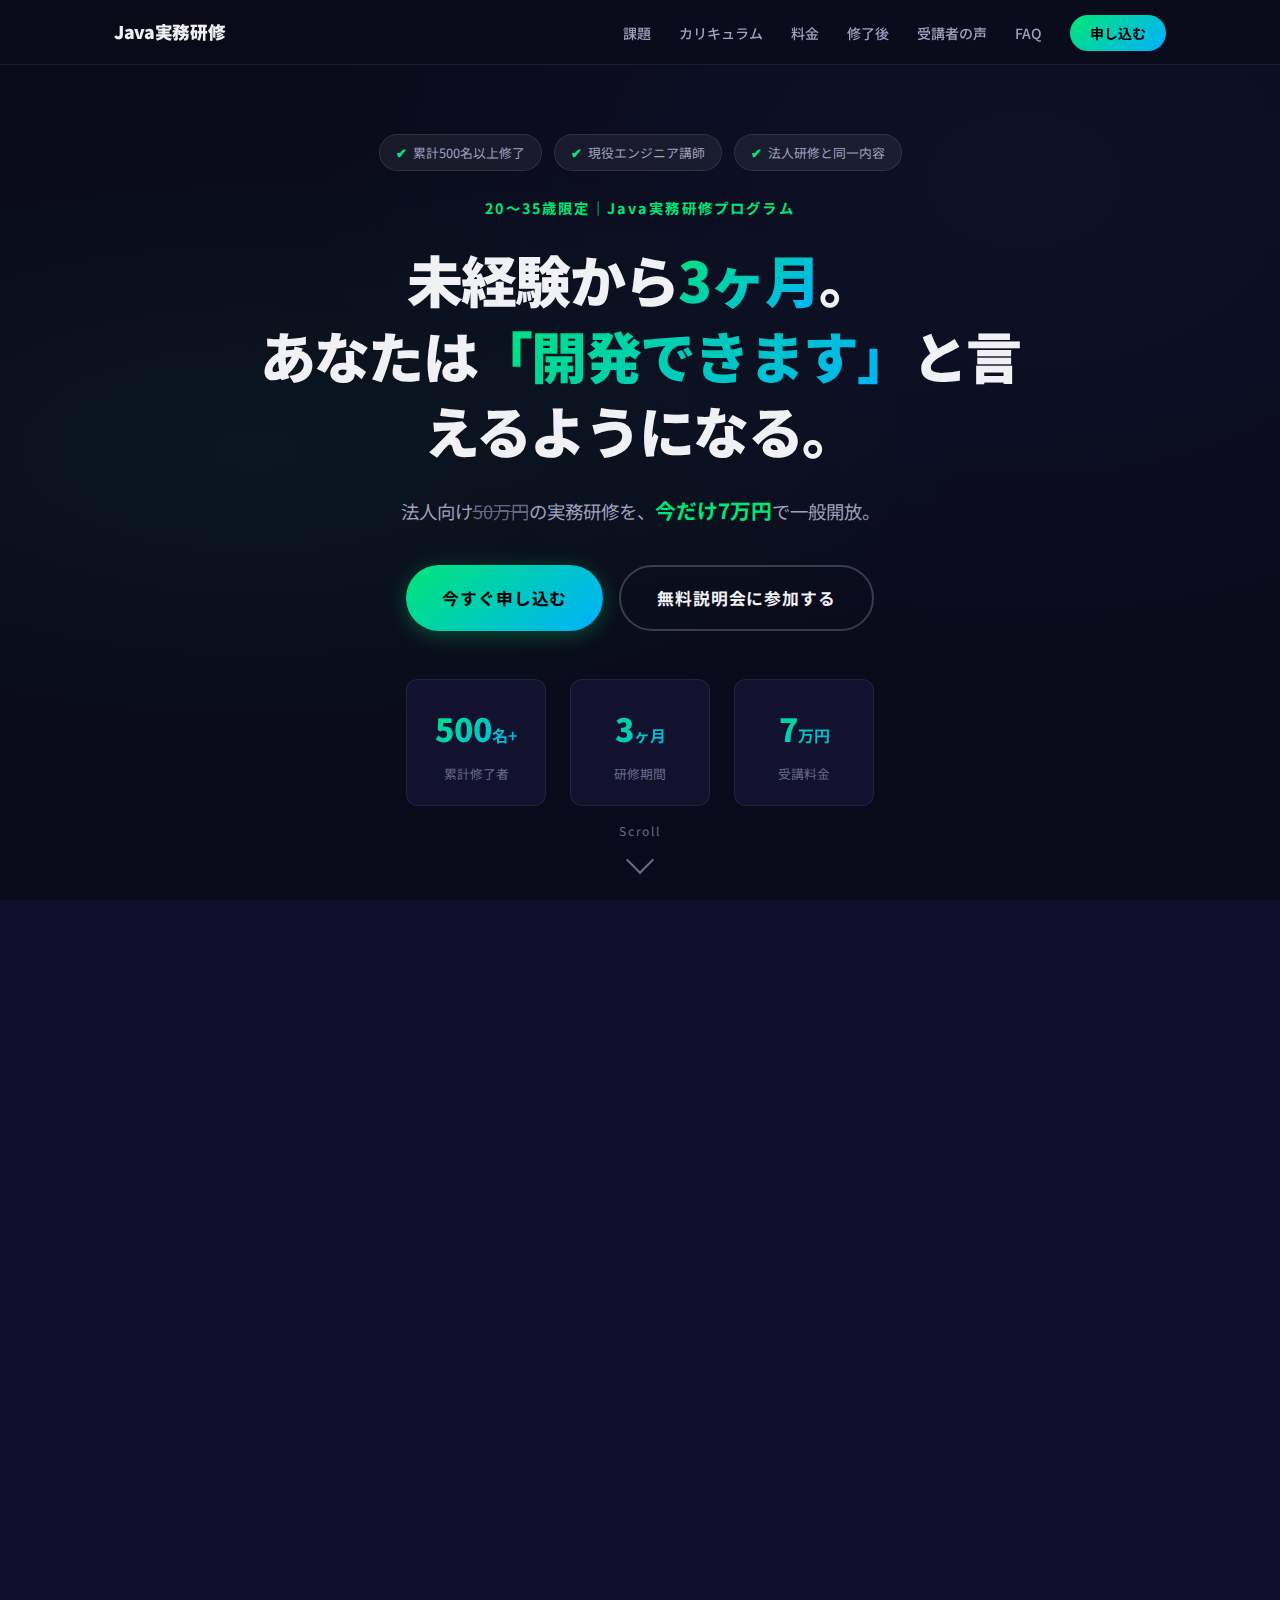
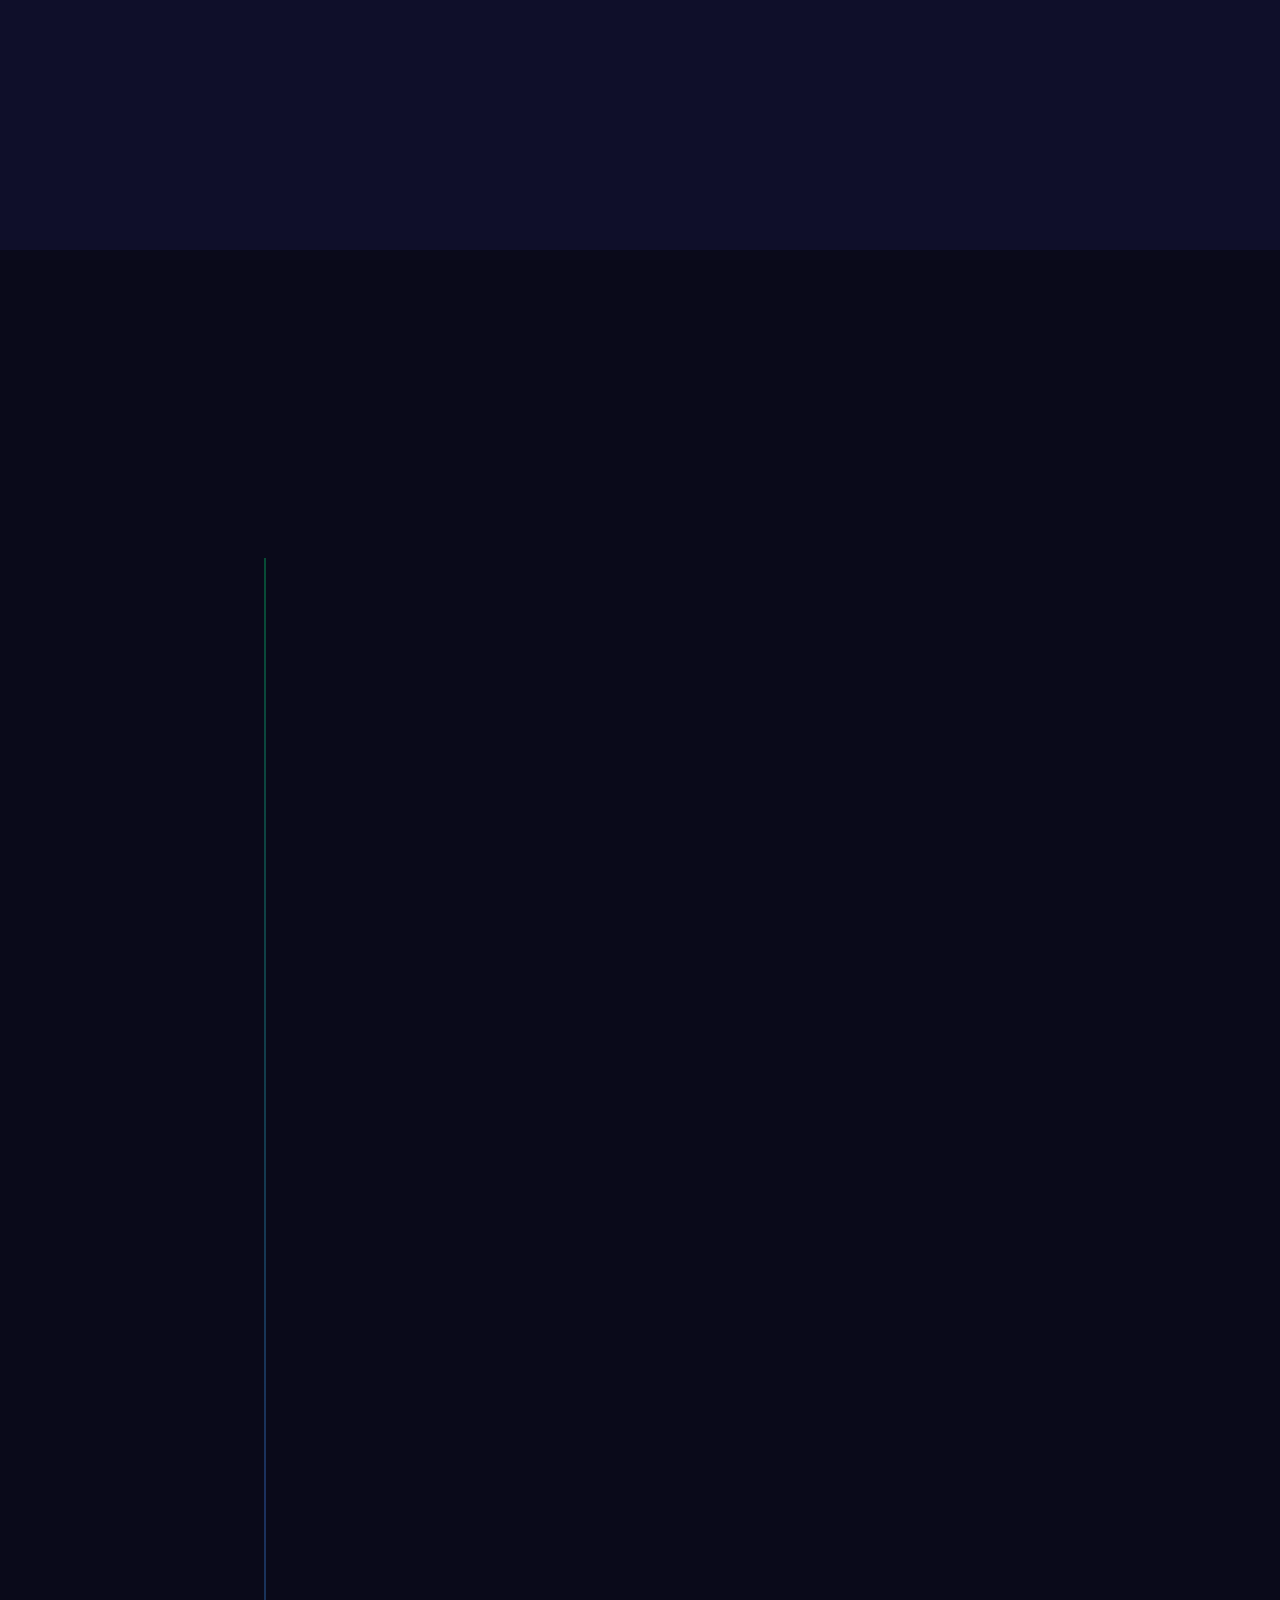
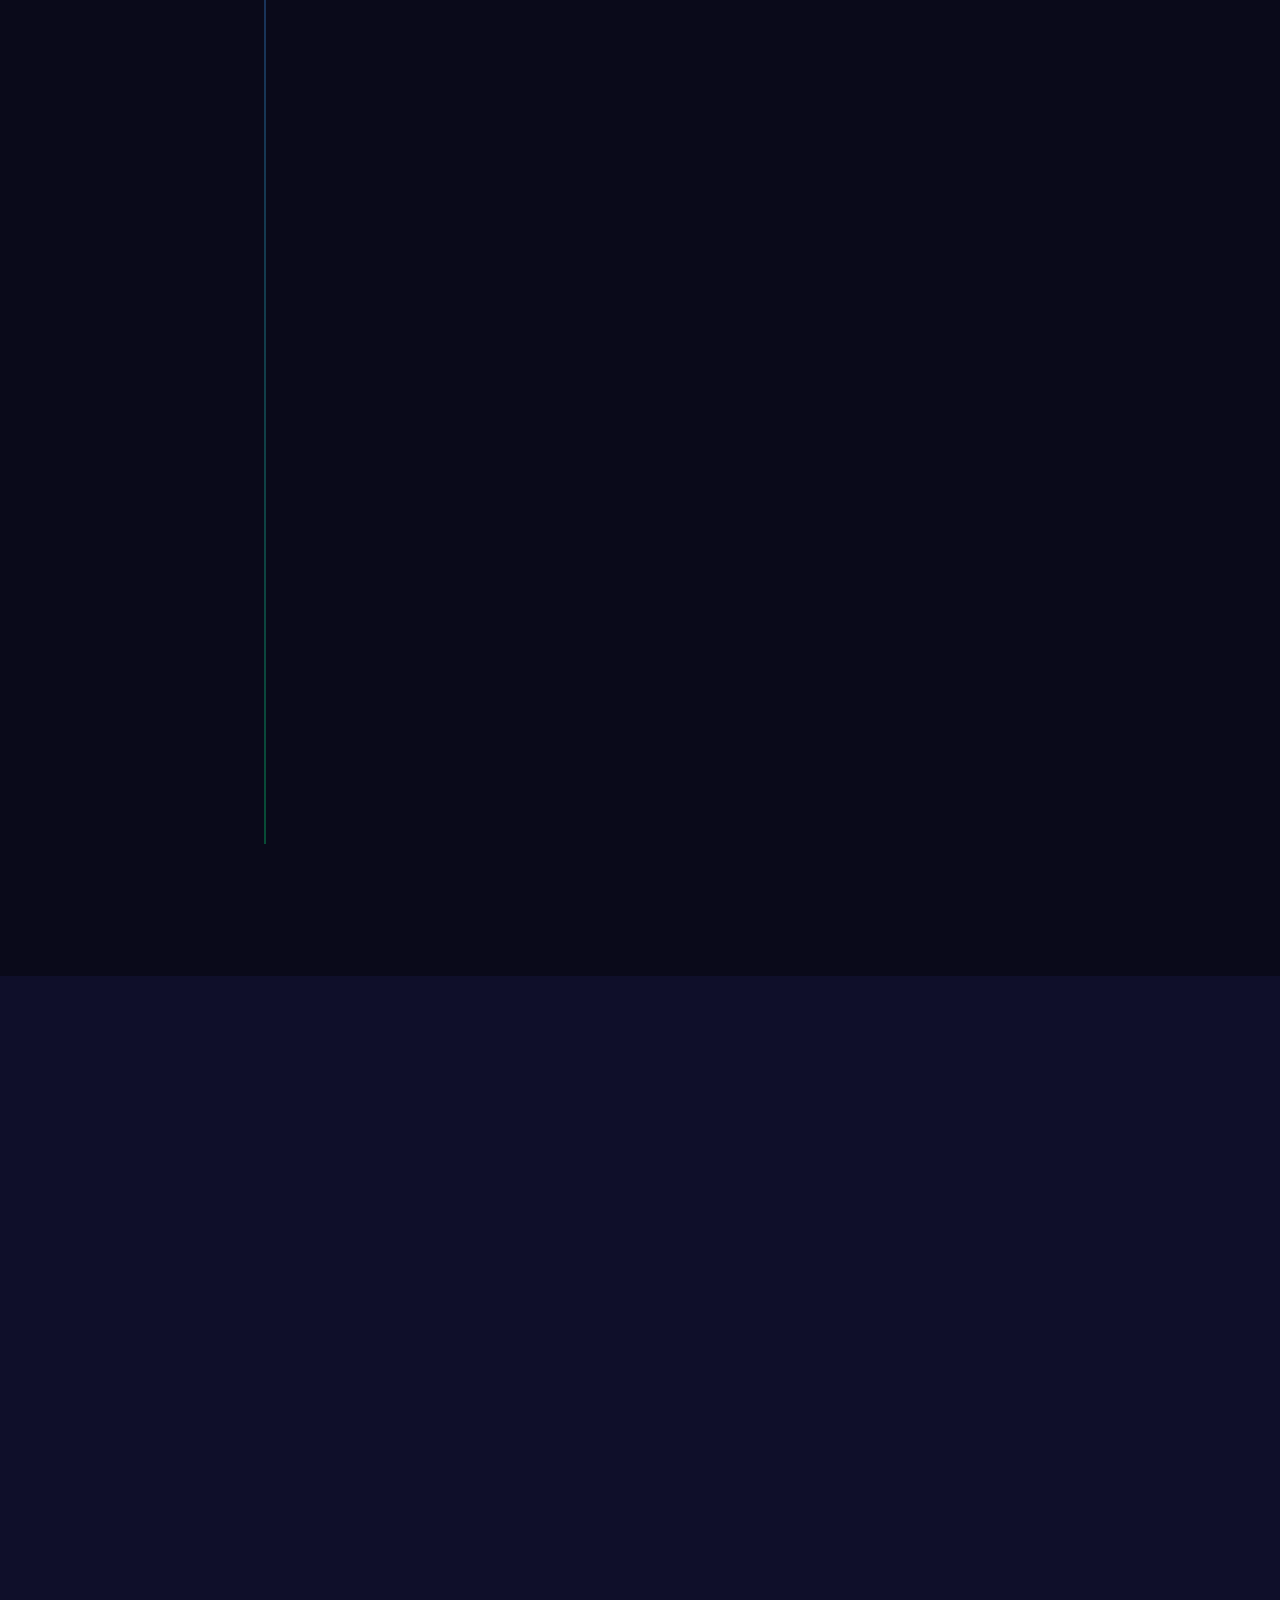
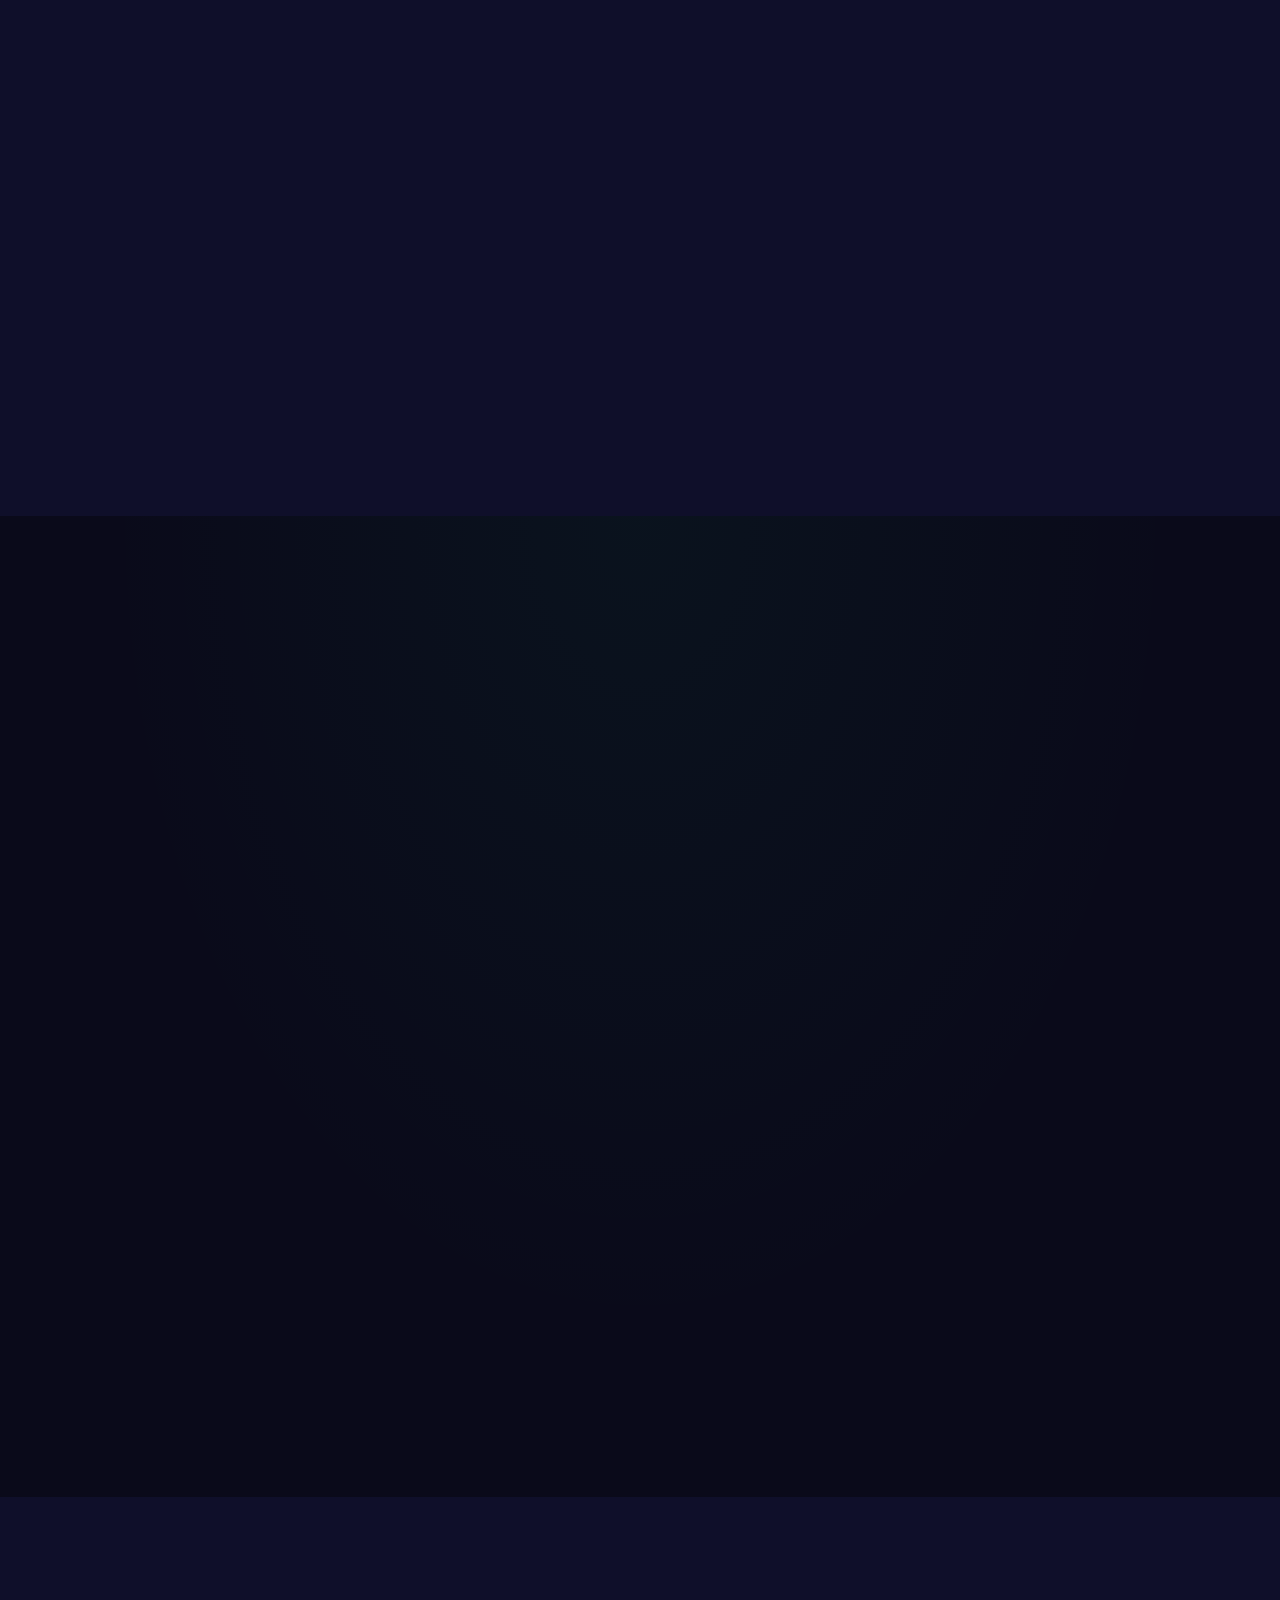
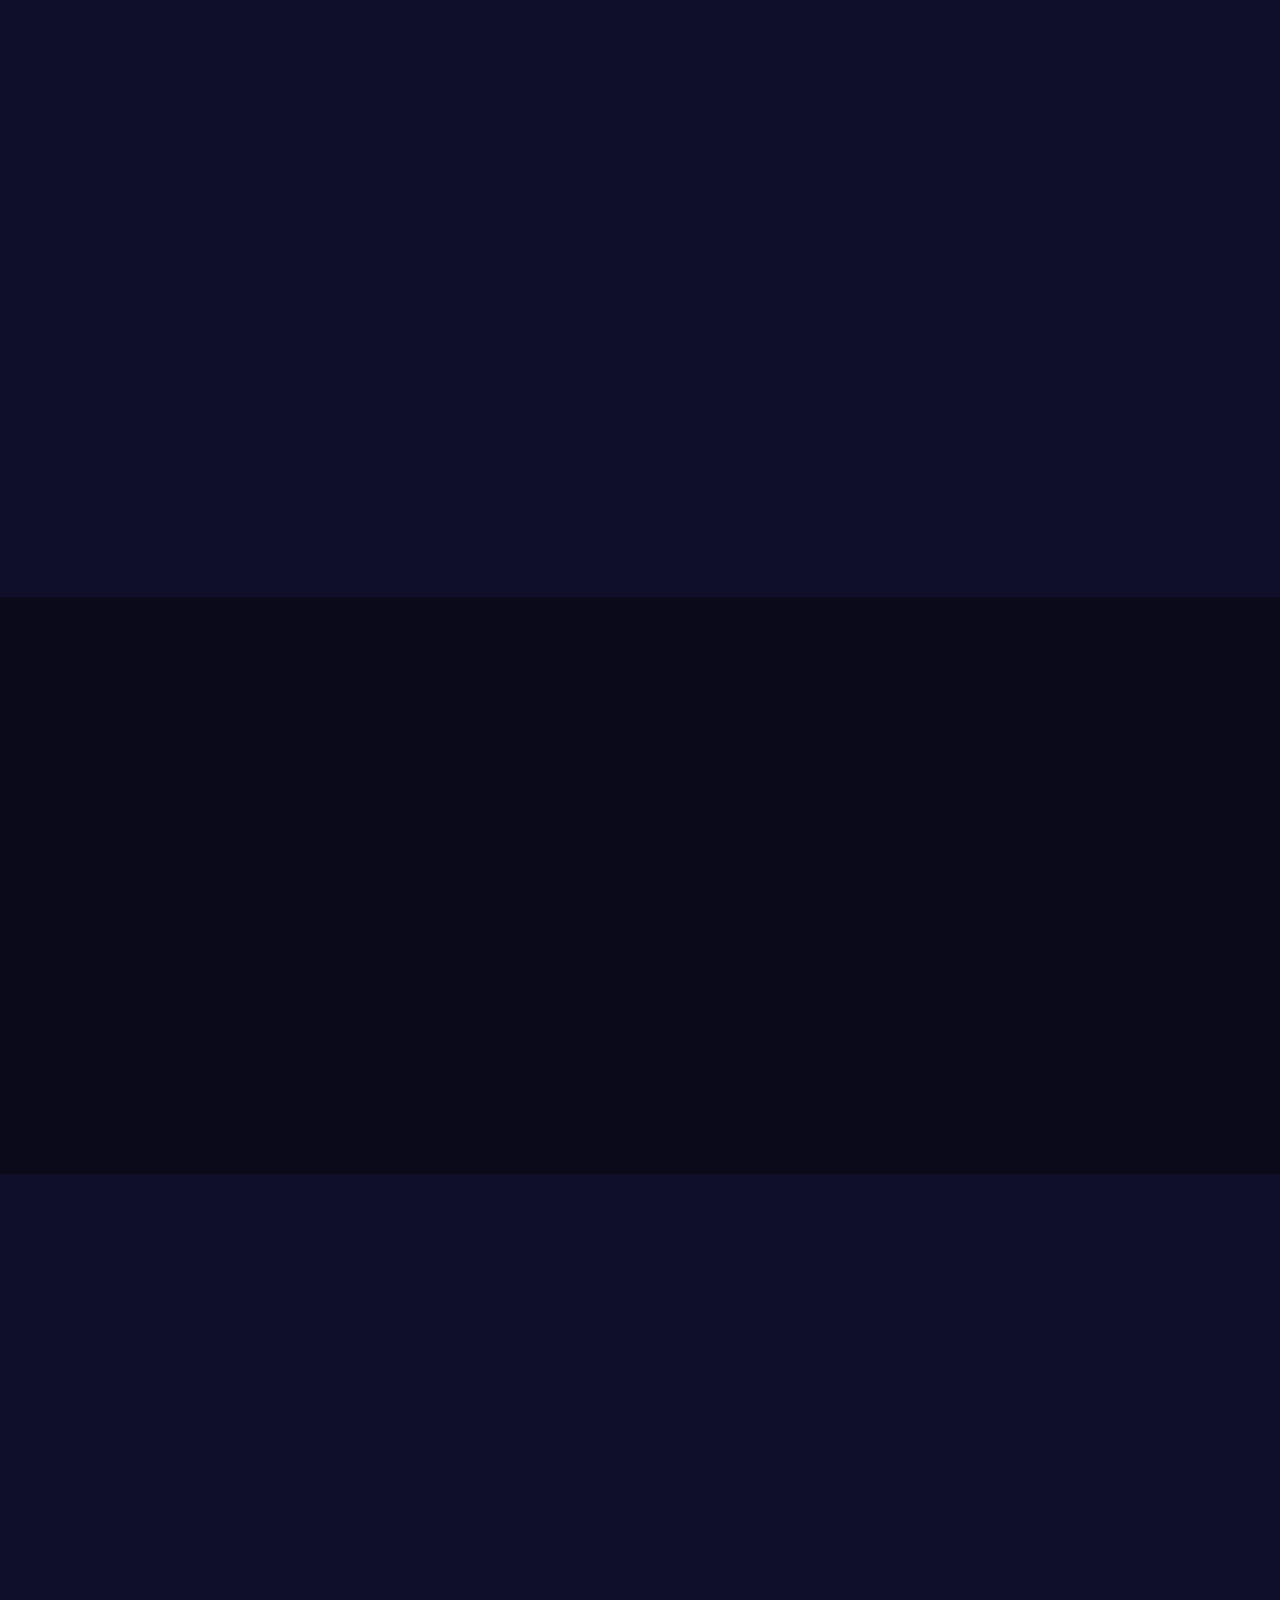
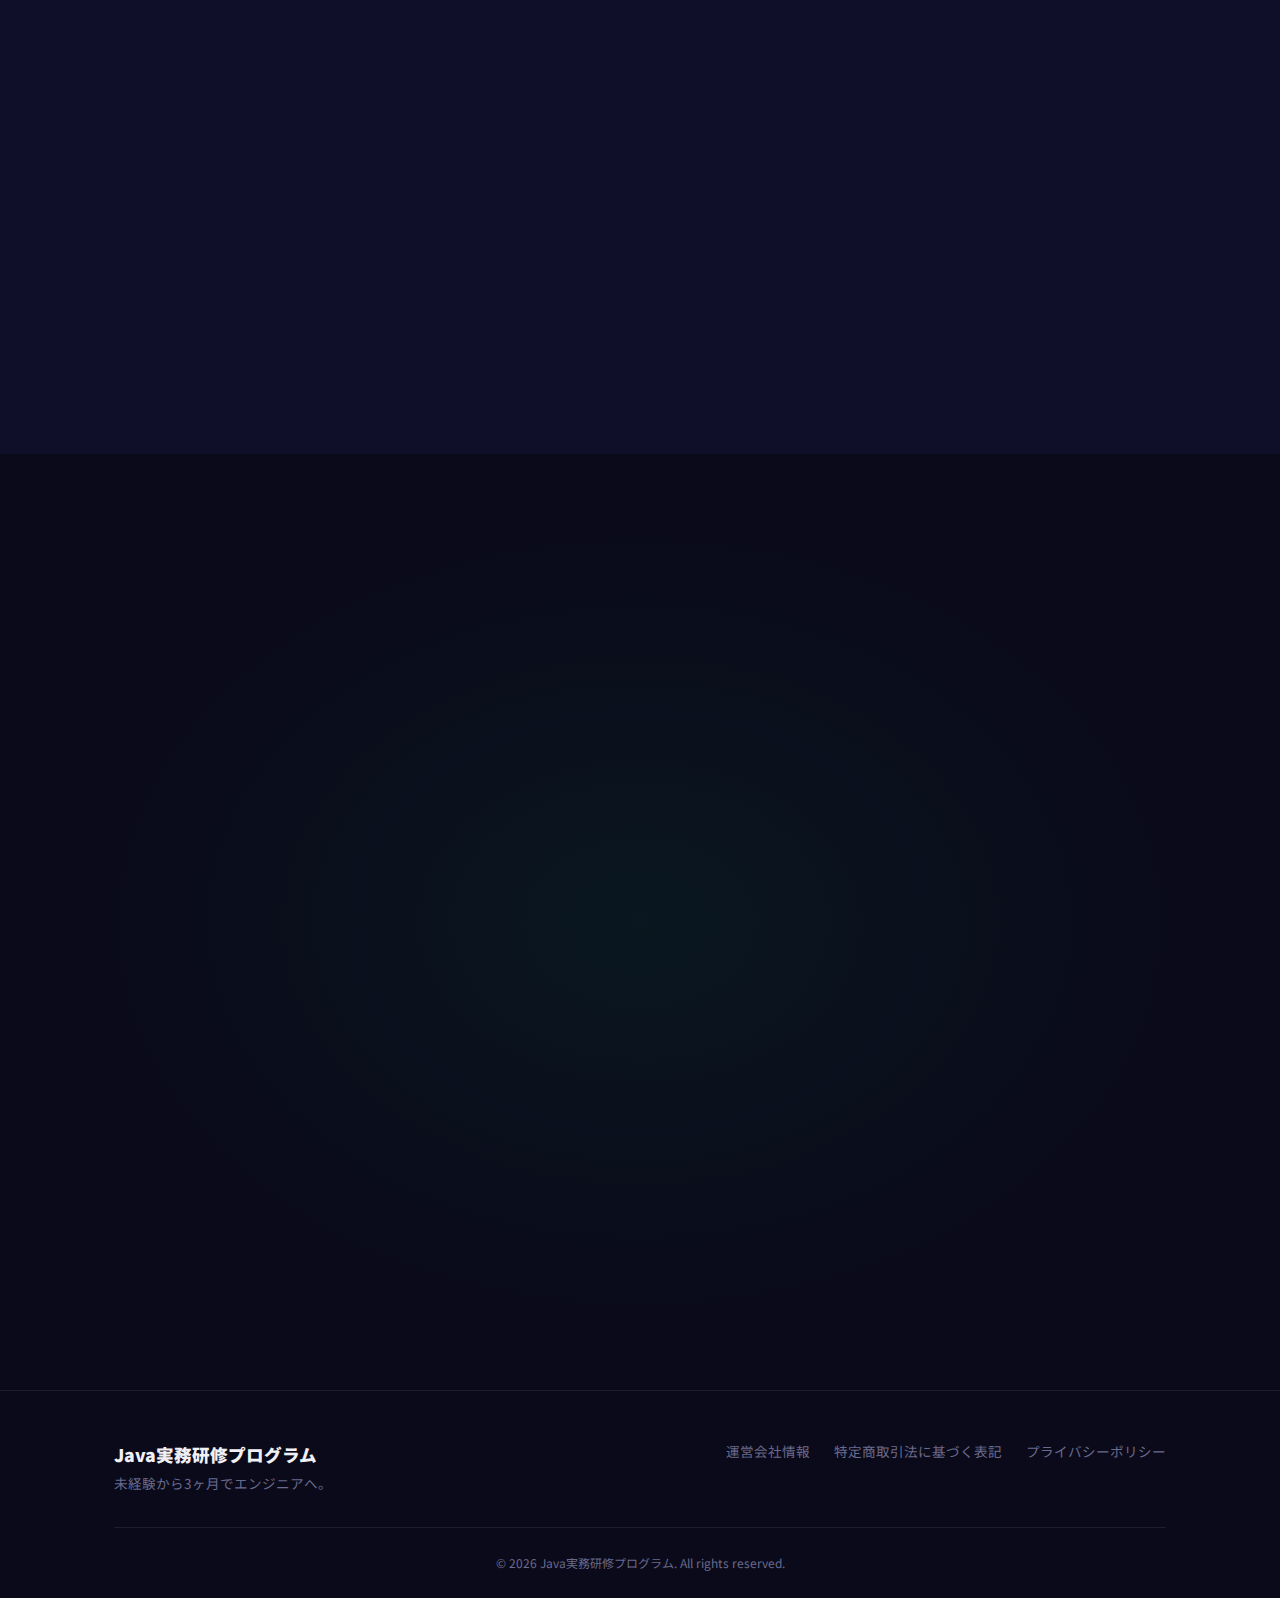
<file: v1/index.html>
<!DOCTYPE html>
<html lang="ja">

<head>
  <meta charset="UTF-8">
  <meta name="viewport" content="width=device-width, initial-scale=1.0">
  <title>未経験から3ヶ月でエンジニアへ｜Java実務研修プログラム</title>
  <meta name="description" content="法人向け50万円の実務研修を今だけ7万円で一般開放。累計500名以上修了。未経験から3ヶ月でJava開発ができるエンジニアへ。">
  <link rel="preconnect" href="https://fonts.googleapis.com">
  <link rel="preconnect" href="https://fonts.gstatic.com" crossorigin>
  <link href="https://fonts.googleapis.com/css2?family=Noto+Sans+JP:wght@400;700;900&display=swap" rel="stylesheet">
  <link rel="stylesheet" href="styles.css">
</head>

<body>

  <!-- ========== スティッキーナビ ========== -->
  <nav class="sticky-nav" id="stickyNav">
    <div class="nav-container">
      <a href="#hero" class="nav-logo">Java実務研修</a>
      <button class="nav-toggle" id="navToggle" aria-label="メニュー切替">
        <span></span><span></span><span></span>
      </button>
      <ul class="nav-links" id="navLinks">
        <li><a href="#problem">課題</a></li>
        <li><a href="#curriculum">カリキュラム</a></li>
        <li><a href="#pricing">料金</a></li>
        <li><a href="#future">修了後</a></li>
        <li><a href="#voices">受講者の声</a></li>
        <li><a href="#faq">FAQ</a></li>
        <li><a href="#cta-final" class="nav-cta-btn">申し込む</a></li>
      </ul>
    </div>
  </nav>

  <!-- ========== ヒーローセクション ========== -->
  <section class="hero" id="hero">
    <div class="hero-particles" id="heroParticles"></div>
    <div class="hero-content">
      <div class="hero-badges">
        <span class="badge"><span class="badge-icon">✔</span> 累計500名以上修了</span>
        <span class="badge"><span class="badge-icon">✔</span> 現役エンジニア講師</span>
        <span class="badge"><span class="badge-icon">✔</span> 法人研修と同一内容</span>
      </div>
      <p class="hero-sub">20〜35歳限定｜Java実務研修プログラム</p>
      <h1 class="hero-title">
        未経験から<span class="highlight">3ヶ月</span>。<br>
        あなたは<span class="highlight">「開発できます」</span>と<br class="sp-only">言えるようになる。
      </h1>
      <p class="hero-desc">
        法人向け<span class="line-through">50万円</span>の実務研修を、<strong>今だけ7万円</strong>で一般開放。
      </p>
      <div class="hero-cta">
        <a href="#cta-final" class="btn btn-primary btn-pulse">今すぐ申し込む</a>
        <a href="#cta-final" class="btn btn-secondary">無料説明会に参加する</a>
      </div>
      <div class="hero-stats">
        <div class="stat-card">
          <span class="stat-number">500<span class="stat-unit">名+</span></span>
          <span class="stat-label">累計修了者</span>
        </div>
        <div class="stat-card">
          <span class="stat-number">3<span class="stat-unit">ヶ月</span></span>
          <span class="stat-label">研修期間</span>
        </div>
        <div class="stat-card">
          <span class="stat-number">7<span class="stat-unit">万円</span></span>
          <span class="stat-label">受講料金</span>
        </div>
      </div>
    </div>
    <div class="hero-scroll-hint">
      <span>Scroll</span>
      <div class="scroll-arrow"></div>
    </div>
  </section>

  <!-- ========== 結果セクション：問題提起 ========== -->
  <section class="section section-problem" id="problem">
    <div class="container">
      <h2 class="section-title fade-in">なぜ多くの人は<span class="highlight">エンジニアになれない</span>のか？</h2>
      <p class="section-lead fade-in">理由は簡単です。<strong>「作っていない」</strong>から。</p>

      <div class="problem-grid fade-in">
        <div class="problem-card problem-bad">
          <div class="problem-icon">✕</div>
          <h3>よくある学習</h3>
          <ul>
            <li>動画を見るだけ</li>
            <li>学習アプリを触るだけ</li>
            <li>Linuxは触っていない</li>
            <li>テスト工程を知らない</li>
          </ul>
          <p class="problem-result">→ 面接で止まる</p>
        </div>
        <div class="problem-card problem-good">
          <div class="problem-icon">◎</div>
          <h3>この研修</h3>
          <ul>
            <li>実務レベルのシステムを開発</li>
            <li>Linux・SQLを実践</li>
            <li>テスト工程まで経験</li>
            <li>在庫管理システムを完成</li>
          </ul>
          <p class="problem-result">→ 「開発経験あり」で面接突破</p>
        </div>
      </div>

      <div class="intensity-block fade-in">
        <div class="intensity-item">
          <span class="intensity-number">8</span>
          <span class="intensity-unit">時間/日</span>
        </div>
        <div class="intensity-divider">×</div>
        <div class="intensity-item">
          <span class="intensity-number">5</span>
          <span class="intensity-unit">日/週</span>
        </div>
        <div class="intensity-divider">＝</div>
        <div class="intensity-item">
          <span class="intensity-number intensity-accent">実務レベル</span>
        </div>
      </div>
      <p class="intensity-note fade-in">趣味ではありません。<strong>職業レベル</strong>です。</p>
    </div>
  </section>

  <!-- ========== 実証セクション：カリキュラム ========== -->
  <section class="section section-curriculum" id="curriculum">
    <div class="container">
      <h2 class="section-title fade-in">カリキュラム<span class="title-sub">実際の流れ</span></h2>
      <p class="section-lead fade-in">1日8時間 × 週5日。最短2ヶ月、最大3ヶ月の実務研修。<br>※進捗問わず3ヶ月間で研修は終了となります。</p>

      <div class="timeline">
        <div class="timeline-item fade-in" data-step="1">
          <div class="timeline-marker">
            <span class="step-number">01</span>
          </div>
          <div class="timeline-content">
            <h3>Java基礎学習</h3>
            <p>文法・オブジェクト指向を徹底理解。プログラミングの土台を固める。</p>
            <div class="timeline-tags"><span class="tag">Java</span><span class="tag">OOP</span></div>
          </div>
        </div>

        <div class="timeline-item fade-in" data-step="2">
          <div class="timeline-marker">
            <span class="step-number">02</span>
          </div>
          <div class="timeline-content">
            <h3>フロントエンド</h3>
            <p>Web画面の構造を理解し、バックエンドとの連携を学ぶ。</p>
            <div class="timeline-tags"><span class="tag">HTML</span><span class="tag">CSS</span><span
                class="tag">JavaScript</span></div>
          </div>
        </div>

        <div class="timeline-item fade-in" data-step="3">
          <div class="timeline-marker">
            <span class="step-number">03</span>
          </div>
          <div class="timeline-content">
            <h3>Webシステムの理解を深める</h3>
            <p>リクエストからレスポンスまでの流れを理解し、Webアプリの全体像を把握する。</p>
            <div class="timeline-tags"><span class="tag">HTTP</span><span class="tag">サーバー</span></div>
          </div>
        </div>

        <div class="timeline-item fade-in" data-step="4">
          <div class="timeline-marker">
            <span class="step-number">04</span>
          </div>
          <div class="timeline-content">
            <h3>クイズシステム開発</h3>
            <p>設計 → 実装 → 動作確認。初めて「作る」体験。</p>
            <div class="timeline-tags"><span class="tag">設計</span><span class="tag">実装</span><span
                class="tag">テスト</span></div>
          </div>
        </div>

        <div class="timeline-item fade-in" data-step="5">
          <div class="timeline-marker">
            <span class="step-number">05</span>
          </div>
          <div class="timeline-content">
            <h3>Linux課題</h3>
            <p>サーバー操作を実践的に習得。現場で欠かせない必須スキル。</p>
            <div class="timeline-tags"><span class="tag">Linux</span><span class="tag">CLI</span></div>
          </div>
        </div>

        <div class="timeline-item fade-in" data-step="6">
          <div class="timeline-marker">
            <span class="step-number">06</span>
          </div>
          <div class="timeline-content">
            <h3>SQL課題</h3>
            <p>データベース設計とCRUD操作を実践。</p>
            <div class="timeline-tags"><span class="tag">SQL</span><span class="tag">DB設計</span></div>
          </div>
        </div>

        <div class="timeline-item fade-in milestone" data-step="7">
          <div class="timeline-marker">
            <span class="step-number">07</span>
          </div>
          <div class="timeline-content">
            <h3>在庫管理システム開発 <span class="milestone-badge">メイン課題</span></h3>
            <p>実務想定のWebシステムを設計から開発。</p>
            <ul class="curriculum-details">
              <li>データ設計</li>
              <li>業務ロジック</li>
              <li>画面実装</li>
              <li>データ管理</li>
            </ul>
            <p class="curriculum-emphasis">ここまでやるから「開発経験あり」と言える。</p>
            <div class="timeline-tags"><span class="tag">Java</span><span class="tag">SQL</span><span
                class="tag">Web開発</span><span class="tag">設計</span></div>
          </div>
        </div>

        <div class="timeline-item fade-in" data-step="8">
          <div class="timeline-marker">
            <span class="step-number">08</span>
          </div>
          <div class="timeline-content">
            <h3>テスト工程（単体 / 結合）</h3>
            <p>作って終わりではない。品質を担保する工程まで経験。</p>
            <div class="timeline-tags"><span class="tag">単体テスト</span><span class="tag">結合テスト</span></div>
          </div>
        </div>

        <div class="timeline-item fade-in" data-step="9">
          <div class="timeline-marker">
            <span class="step-number">09</span>
          </div>
          <div class="timeline-content">
            <h3>卒業テスト</h3>
            <p>基準未達なら修了不可。本気の人だけが通過。</p>
            <div class="timeline-tags"><span class="tag">最終試験</span></div>
          </div>
        </div>
      </div>
    </div>
  </section>

  <!-- ========== 信頼セクション：なぜ7万円なのか？ ========== -->
  <section class="section section-pricing" id="pricing">
    <div class="container">
      <h2 class="section-title fade-in">なぜ<span class="highlight">7万円</span>なのか？</h2>

      <div class="pricing-story fade-in">
        <div class="pricing-compare">
          <div class="pricing-card pricing-original">
            <span class="pricing-label">通常価格（法人向け）</span>
            <span class="pricing-amount"><span class="pricing-yen">¥</span>500,000</span>
            <span class="pricing-note">企業が新人エンジニアに受けさせている研修</span>
          </div>
          <div class="pricing-arrow">
            <svg width="40" height="40" viewBox="0 0 40 40" fill="none">
              <path d="M20 8L20 32M20 32L10 22M20 32L30 22" stroke="currentColor" stroke-width="3"
                stroke-linecap="round" stroke-linejoin="round" />
            </svg>
          </div>
          <div class="pricing-card pricing-special">
            <span class="pricing-label">一般開放 特別価格</span>
            <span class="pricing-amount"><span class="pricing-yen">¥</span>70,000</span>
            <span class="pricing-savings">86%OFF</span>
            <span class="pricing-note">国内のエンジニア不足解消のため、はじめて一般開放</span>
          </div>
        </div>

        <div class="pricing-reasons">
          <div class="reason-card fade-in">
            <div class="reason-icon">🏢</div>
            <h3>法人研修と同一品質</h3>
            <p>通常は法人向けに50万円で提供している研修です。企業が新人エンジニアに実施している実務基準のカリキュラム。</p>
          </div>
          <div class="reason-card fade-in">
            <div class="reason-icon">🔧</div>
            <h3>自社研修でも使用</h3>
            <p>私たち自身の自社研修でも実際に使用している内容です。机上の理論ではなく、現場基準。</p>
          </div>
          <div class="reason-card fade-in">
            <div class="reason-icon">🇯🇵</div>
            <h3>エンジニア不足解消のため</h3>
            <p>カリキュラムも、講師も、基準も。内容は一切変更なし。<strong>特別なのは、価格のみ。</strong></p>
          </div>
        </div>
      </div>
    </div>
  </section>

  <!-- ========== 受講後の未来セクション ========== -->
  <section class="section section-future" id="future">
    <div class="container">
      <h2 class="section-title fade-in">3ヶ月後、あなたは<span class="highlight">こうなる</span></h2>

      <div class="future-vision fade-in">
        <p class="vision-intro">想像してください。3ヶ月後――</p>
        <p class="vision-text">あなたはノートPCを開き、Javaで在庫管理システムを実装している。Linuxでサーバーを触り、SQLでデータを操作し、単体テスト・結合テストまで自分で回す。</p>
        <p class="vision-quote">面接でこう言える。<br>
          <strong>「在庫管理システムを設計から開発まで担当しました。」</strong>
        </p>
      </div>

      <div class="future-skills fade-in">
        <div class="skill-card">
          <div class="skill-icon">
            <svg width="32" height="32" viewBox="0 0 24 24" fill="none" stroke="currentColor" stroke-width="2">
              <polyline points="16 18 22 12 16 6" />
              <polyline points="8 6 2 12 8 18" />
            </svg>
          </div>
          <h3>JavaでWebシステム開発ができる</h3>
        </div>
        <div class="skill-card">
          <div class="skill-icon">
            <svg width="32" height="32" viewBox="0 0 24 24" fill="none" stroke="currentColor" stroke-width="2">
              <rect x="2" y="3" width="20" height="14" rx="2" />
              <line x1="8" y1="21" x2="16" y2="21" />
              <line x1="12" y1="17" x2="12" y2="21" />
            </svg>
          </div>
          <h3>Linuxが扱える</h3>
        </div>
        <div class="skill-card">
          <div class="skill-icon">
            <svg width="32" height="32" viewBox="0 0 24 24" fill="none" stroke="currentColor" stroke-width="2">
              <ellipse cx="12" cy="5" rx="9" ry="3" />
              <path d="M21 12c0 1.66-4 3-9 3s-9-1.34-9-3" />
              <path d="M3 5v14c0 1.66 4 3 9 3s9-1.34 9-3V5" />
            </svg>
          </div>
          <h3>SQLが書ける</h3>
        </div>
        <div class="skill-card">
          <div class="skill-icon">
            <svg width="32" height="32" viewBox="0 0 24 24" fill="none" stroke="currentColor" stroke-width="2">
              <path d="M22 11.08V12a10 10 0 1 1-5.93-9.14" />
              <polyline points="22 4 12 14.01 9 11.01" />
            </svg>
          </div>
          <h3>テスト工程を理解している</h3>
        </div>
        <div class="skill-card">
          <div class="skill-icon">
            <svg width="32" height="32" viewBox="0 0 24 24" fill="none" stroke="currentColor" stroke-width="2">
              <path d="M14 2H6a2 2 0 0 0-2 2v16a2 2 0 0 0 2 2h12a2 2 0 0 0 2-2V8z" />
              <polyline points="14 2 14 8 20 8" />
              <line x1="16" y1="13" x2="8" y2="13" />
              <line x1="16" y1="17" x2="8" y2="17" />
            </svg>
          </div>
          <h3>在庫管理システムを開発済み</h3>
        </div>
      </div>

      <p class="future-closing fade-in">
        履歴書の一行が変わる。<br><strong>人生の方向が変わる。</strong>
      </p>
    </div>
  </section>

  <!-- ========== 安心セクション：受講者の声 ========== -->
  <section class="section section-voices" id="voices">
    <div class="container">
      <h2 class="section-title fade-in">受講者の声</h2>
      <p class="section-lead fade-in">研修を修了した方々のリアルな体験談</p>

      <div class="voices-grid">
        <div class="voice-card fade-in">
          <div class="voice-header">
            <div class="voice-avatar">T.K</div>
            <div class="voice-info">
              <span class="voice-name">T.K さん（23歳）</span>
              <span class="voice-role">フリーター → Webエンジニア</span>
            </div>
          </div>
          <div class="voice-rating">★★★★★</div>
          <p class="voice-text">
            「正直、最初の1ヶ月はキツかった。でも在庫管理システムを完成させたときの達成感は忘れられません。面接で『開発経験がある』と自信を持って言えたのが一番大きい。今は受託開発の会社でJavaを書いています。」</p>
          <p class="voice-note">※個人の感想です</p>
        </div>

        <div class="voice-card fade-in">
          <div class="voice-header">
            <div class="voice-avatar">S.M</div>
            <div class="voice-info">
              <span class="voice-name">S.M さん（28歳）</span>
              <span class="voice-role">営業職 → 社内SE</span>
            </div>
          </div>
          <div class="voice-rating">★★★★★</div>
          <p class="voice-text">
            「独学でProgateやUdemyをやったけど、結局『何が作れるの？』と聞かれると答えられなかった。この研修はとにかく作る。Linuxもテストもやるから、面接で具体的に話せるようになった。」</p>
          <p class="voice-note">※個人の感想です</p>
        </div>

        <div class="voice-card fade-in">
          <div class="voice-header">
            <div class="voice-avatar">A.Y</div>
            <div class="voice-info">
              <span class="voice-name">A.Y さん（32歳）</span>
              <span class="voice-role">工場勤務 → バックエンドエンジニア</span>
            </div>
          </div>
          <div class="voice-rating">★★★★☆</div>
          <p class="voice-text">
            「32歳で未経験、正直不安しかなかった。1日8時間は想像以上にハード。でもだからこそ力がついた。SQLとLinuxは今の仕事で毎日使ってる。もう少しフロントエンドの比重があるとなお良かった。」</p>
          <p class="voice-note">※個人の感想です</p>
        </div>
      </div>
    </div>
  </section>

  <!-- ========== 対象者セクション ========== -->
  <section class="section section-target" id="target">
    <div class="container">
      <h2 class="section-title fade-in">こんな人<span class="highlight">だけ</span>来てください</h2>
      <div class="target-grid fade-in">
        <div class="target-card target-yes">
          <h3>向いている人</h3>
          <ul>
            <li><span class="check">✔</span> 20〜35歳</li>
            <li><span class="check">✔</span> 本気でエンジニアを目指す</li>
            <li><span class="check">✔</span> 3ヶ月やり切れる覚悟がある</li>
            <li><span class="check">✔</span> 独学で壁にぶつかっている</li>
          </ul>
        </div>
        <div class="target-card target-no">
          <h3>向いていない人</h3>
          <ul>
            <li><span class="cross">✕</span> 軽い気持ちで始めたい</li>
            <li><span class="cross">✕</span> 動画を見るだけで学びたい</li>
            <li><span class="cross">✕</span> 3ヶ月間の時間確保が難しい</li>
          </ul>
        </div>
      </div>
    </div>
  </section>

  <!-- ========== FAQセクション ========== -->
  <section class="section section-faq" id="faq">
    <div class="container">
      <h2 class="section-title fade-in">よくある質問</h2>

      <div class="faq-list">
        <div class="faq-item fade-in">
          <button class="faq-question" aria-expanded="false">
            <span>受講料金はいくらですか？</span>
            <span class="faq-icon">+</span>
          </button>
          <div class="faq-answer">
            <p>70,000円（税込）です。通常は法人向けに500,000円で提供している研修と同一内容を、一般向けに特別価格で提供しています。分割払いについてはお問い合わせください。</p>
          </div>
        </div>

        <div class="faq-item fade-in">
          <button class="faq-question" aria-expanded="false">
            <span>プログラミング完全未経験でも大丈夫ですか？</span>
            <span class="faq-icon">+</span>
          </button>
          <div class="faq-answer">
            <p>はい、未経験から始める方を対象にしたカリキュラムです。Java基礎から丁寧に学び、段階的に実務レベルまで引き上げます。ただし、1日8時間×週5日の学習を3ヶ月間継続する覚悟は必要です。</p>
          </div>
        </div>

        <div class="faq-item fade-in">
          <button class="faq-question" aria-expanded="false">
            <span>仕事をしながら受講できますか？</span>
            <span class="faq-icon">+</span>
          </button>
          <div class="faq-answer">
            <p>本研修は1日8時間×週5日のフルタイム形式です。仕事との両立は基本的に難しいため、退職後または休職中の方を推奨しています。</p>
          </div>
        </div>

        <div class="faq-item fade-in">
          <button class="faq-question" aria-expanded="false">
            <span>途中で辞めた場合、返金はありますか？</span>
            <span class="faq-icon">+</span>
          </button>
          <div class="faq-answer">
            <p>開始後の返金は原則として行っておりません。詳しくは利用規約をご確認ください。無料説明会で詳しい内容をご確認いただいてからのお申し込みを推奨しています。</p>
          </div>
        </div>

        <div class="faq-item fade-in">
          <button class="faq-question" aria-expanded="false">
            <span>どのような環境が必要ですか？</span>
            <span class="faq-icon">+</span>
          </button>
          <div class="faq-answer">
            <p>Windows または Mac のノートPC（メモリ8GB以上推奨）と安定したインターネット環境が必要です。詳細は説明会でご案内いたします。</p>
          </div>
        </div>

        <div class="faq-item fade-in">
          <button class="faq-question" aria-expanded="false">
            <span>修了後の就職サポートはありますか？</span>
            <span class="faq-icon">+</span>
          </button>
          <div class="faq-answer">
            <p>本研修はスキル習得に特化したプログラムです。就職斡旋は行っておりませんが、研修で得たスキルと開発実績は、面接で大きなアドバンテージとなります。</p>
          </div>
        </div>

        <div class="faq-item fade-in">
          <button class="faq-question" aria-expanded="false">
            <span>年齢制限はありますか？</span>
            <span class="faq-icon">+</span>
          </button>
          <div class="faq-answer">
            <p>20〜35歳の方を対象としています。エンジニアとしてのキャリアチェンジに最適な年齢層に絞ることで、受講者同士の切磋琢磨を促進しています。</p>
          </div>
        </div>

        <div class="faq-item fade-in">
          <button class="faq-question" aria-expanded="false">
            <span>オンラインで受講できますか？</span>
            <span class="faq-icon">+</span>
          </button>
          <div class="faq-answer">
            <p>受講形式の詳細については、無料説明会にてご案内しております。お気軽にお申し込みください。</p>
          </div>
        </div>
      </div>
    </div>
  </section>

  <!-- ========== クロージングCTA ========== -->
  <section class="section section-cta" id="cta-final">
    <div class="container">
      <div class="cta-block fade-in">
        <p class="cta-question">変わらない1年を選ぶか。<br><strong>変わる3ヶ月を選ぶか。</strong></p>

        <div class="cta-offer">
          <div class="cta-price-compare">
            <span class="cta-original">通常 ¥500,000</span>
            <span class="cta-arrow">→</span>
            <span class="cta-special">今だけ <strong>¥70,000</strong></span>
          </div>
          <p class="cta-urgency">🔥 定員到達で終了</p>
        </div>

        <!-- ステップフォーム -->
        <div class="step-form" id="stepForm">
          <div class="step-form-progress">
            <div class="step-dot active" data-step="1">1</div>
            <div class="step-line"></div>
            <div class="step-dot" data-step="2">2</div>
            <div class="step-line"></div>
            <div class="step-dot" data-step="3">3</div>
          </div>

          <div class="step-panel active" data-step="1">
            <p class="step-question">あなたの年齢は？</p>
            <div class="step-options">
              <button class="step-option" data-value="20-24" data-next="2">20〜24歳</button>
              <button class="step-option" data-value="25-29" data-next="2">25〜29歳</button>
              <button class="step-option" data-value="30-35" data-next="2">30〜35歳</button>
              <button class="step-option" data-value="other" data-next="2">その他</button>
            </div>
          </div>

          <div class="step-panel" data-step="2">
            <p class="step-question">プログラミング経験は？</p>
            <div class="step-options">
              <button class="step-option" data-value="none" data-next="3">完全未経験</button>
              <button class="step-option" data-value="self-study" data-next="3">独学で少し触った程度</button>
              <button class="step-option" data-value="school" data-next="3">スクール受講経験あり</button>
              <button class="step-option" data-value="work" data-next="3">実務経験あり</button>
            </div>
          </div>

          <div class="step-panel" data-step="3">
            <p class="step-question">どちらに興味がありますか？</p>
            <div class="step-options">
              <a href="#" class="step-option step-final btn btn-primary btn-pulse">今すぐ申し込む</a>
              <a href="#" class="step-option step-final btn btn-secondary">まず無料説明会に参加する</a>
            </div>
          </div>
        </div>

        <p class="cta-micro-copy">※ 無料説明会は約30分。無理な勧誘は一切ありません。</p>
      </div>
    </div>
  </section>

  <!-- ========== フッター ========== -->
  <footer class="footer">
    <div class="container">
      <div class="footer-content">
        <div class="footer-brand">
          <span class="footer-logo">Java実務研修プログラム</span>
          <p class="footer-desc">未経験から3ヶ月でエンジニアへ。</p>
        </div>
        <div class="footer-links">
          <a href="#">運営会社情報</a>
          <a href="#">特定商取引法に基づく表記</a>
          <a href="#">プライバシーポリシー</a>
        </div>
      </div>
      <p class="footer-copy">&copy; 2026 Java実務研修プログラム. All rights reserved.</p>
    </div>
  </footer>

  <script src="script.js"></script>
</body>

</html>
</file>
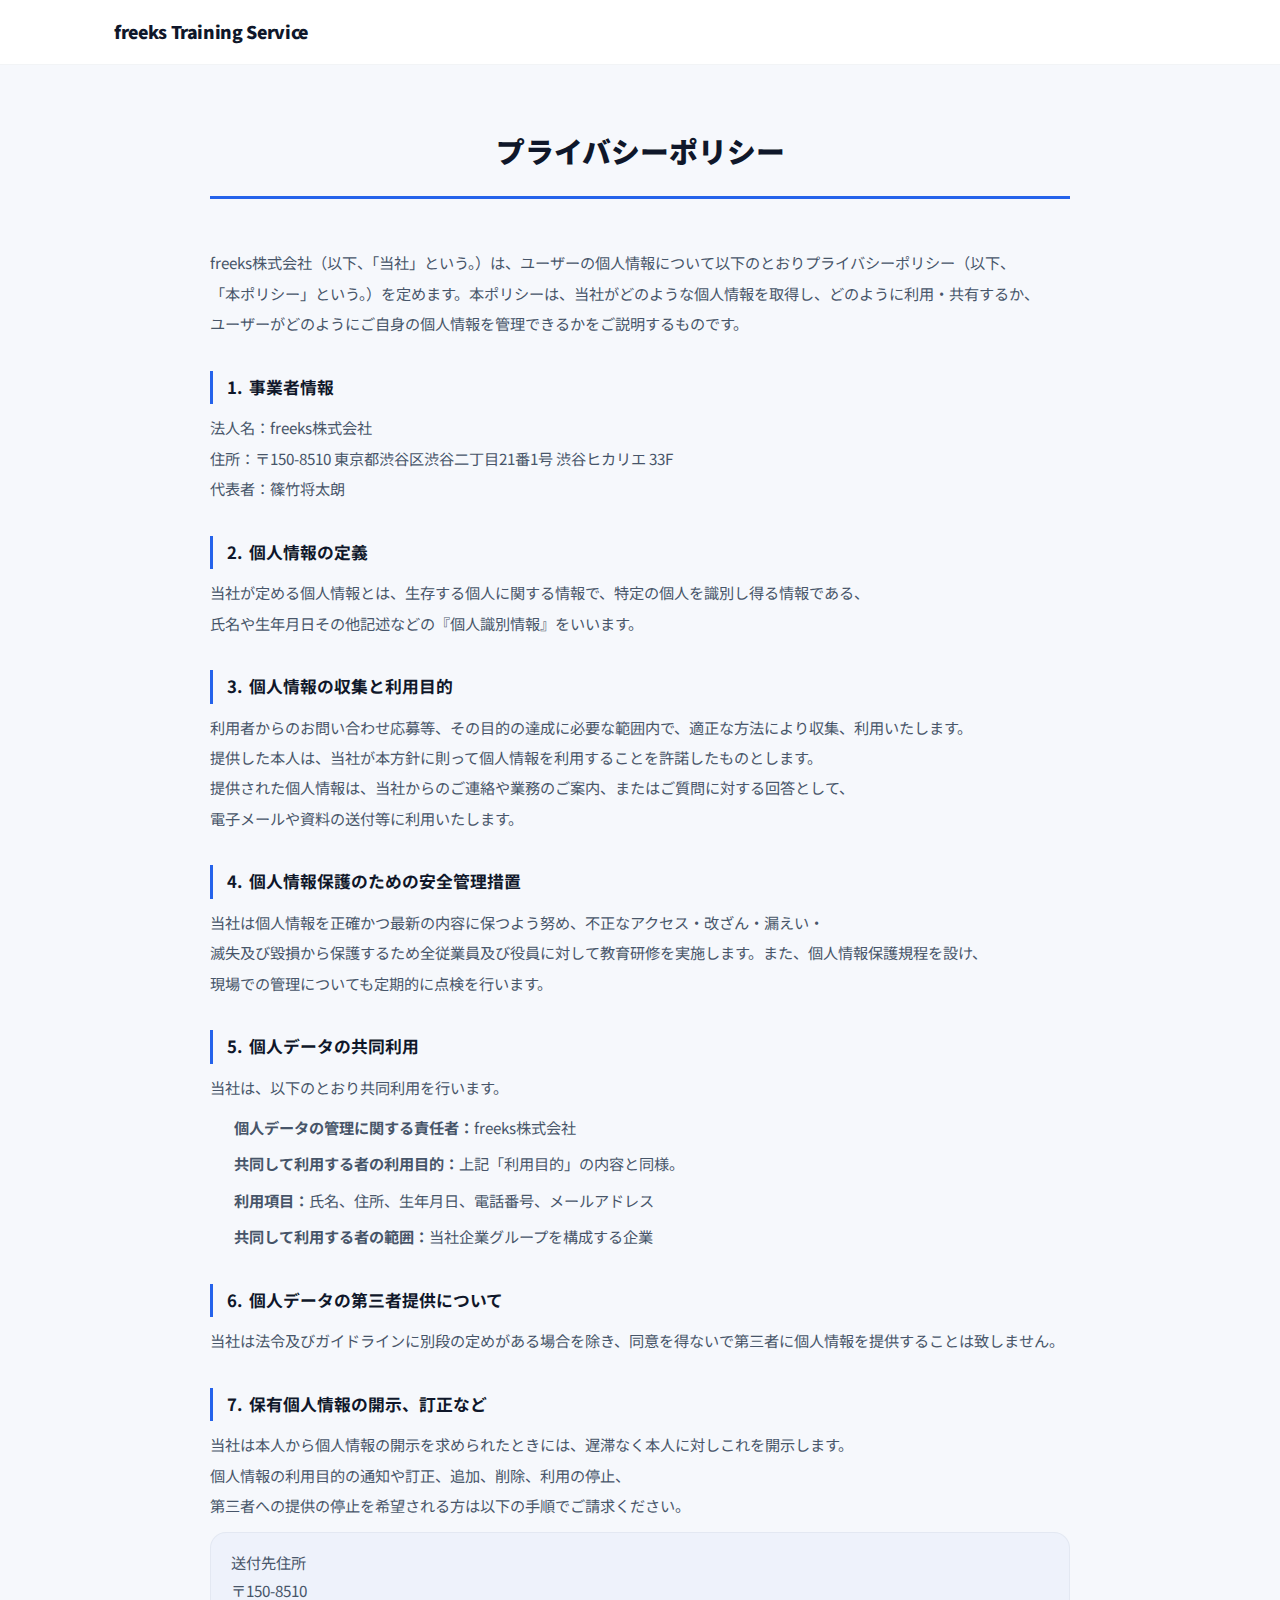
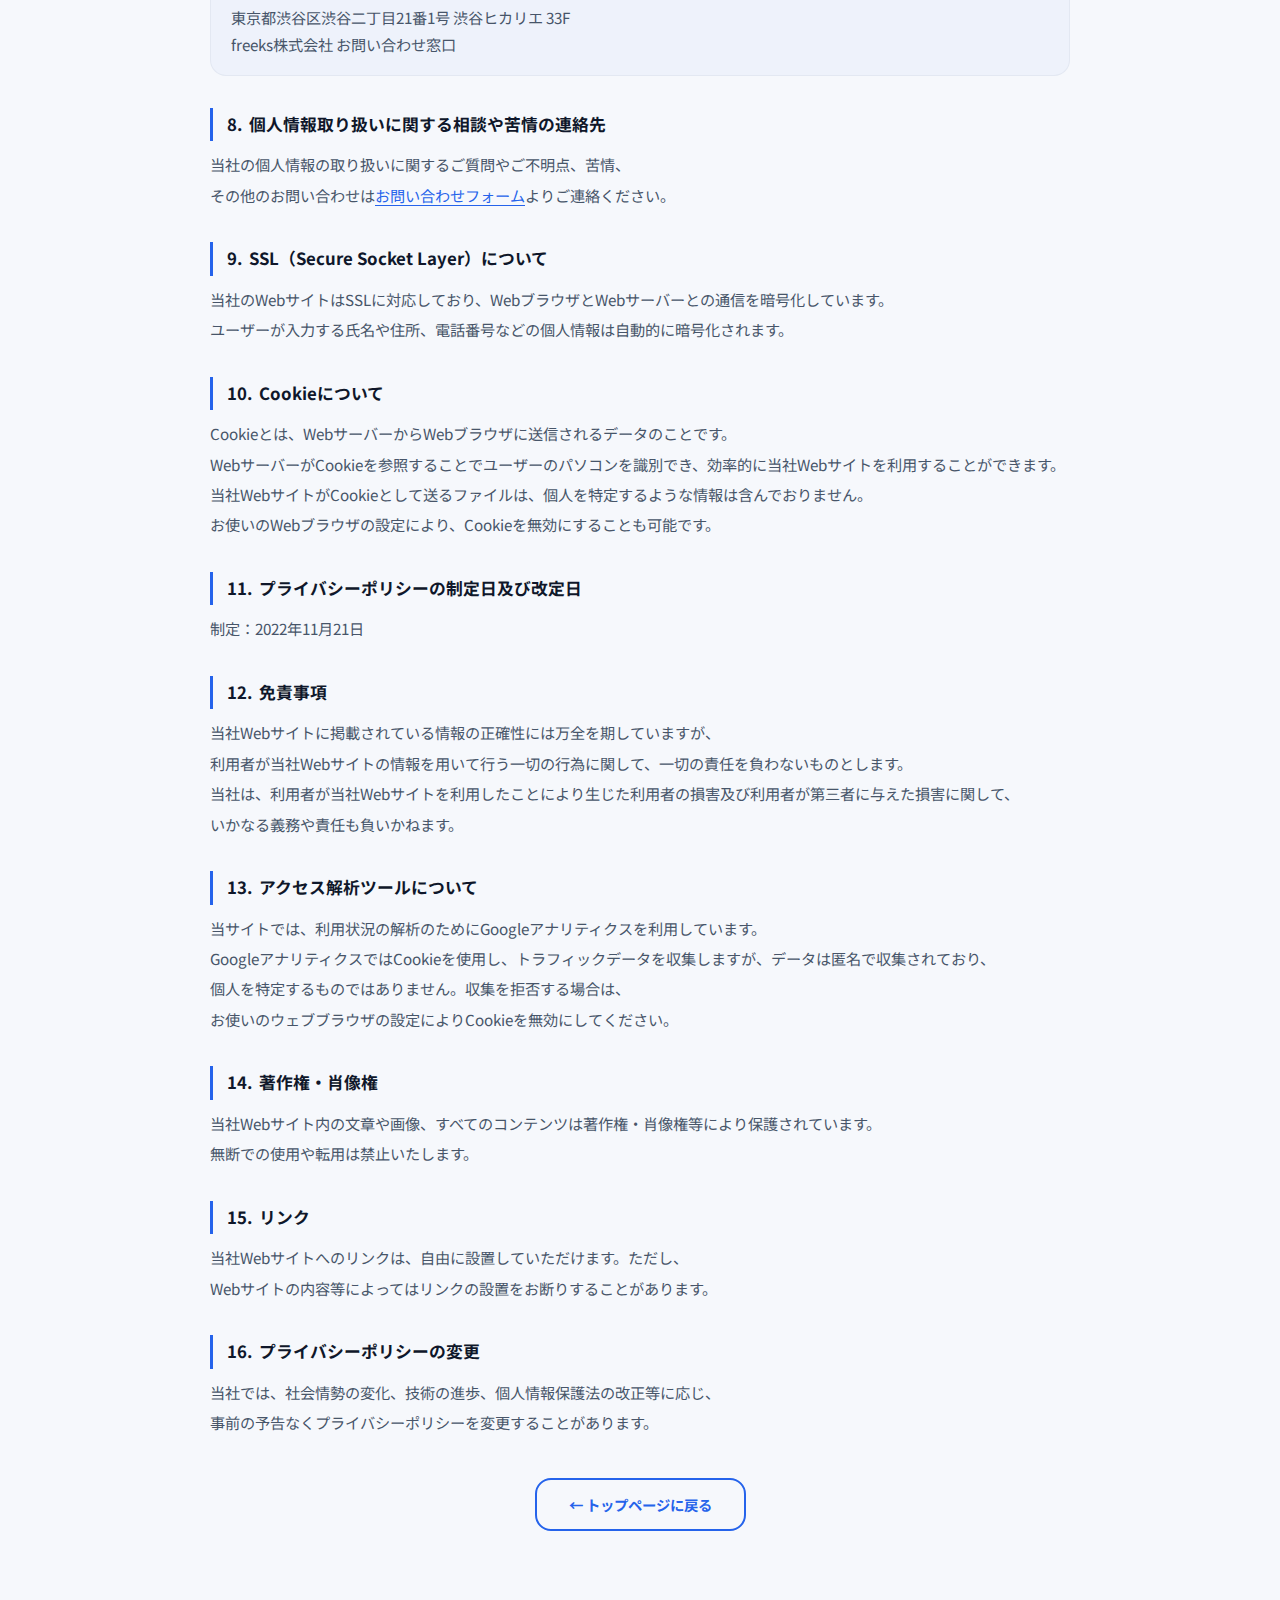
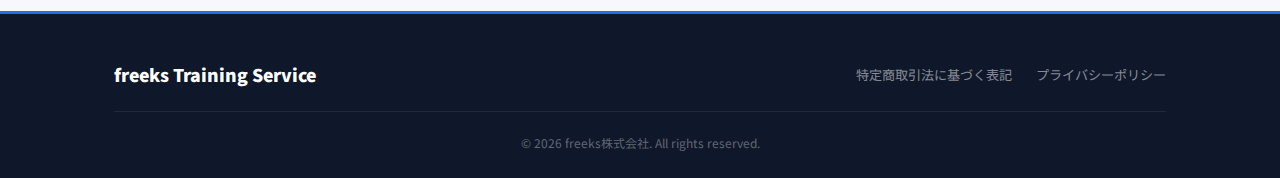
<file: privacy-policy.html>
<!DOCTYPE html>
<html lang="ja" dir="ltr">

<head>
    <meta charset="UTF-8">
    <meta name="viewport" content="width=device-width, initial-scale=1.0">
    <title>プライバシーポリシー｜freeks Training Service</title>
    <meta name="description" content="freeks株式会社のプライバシーポリシー。個人情報の取り扱いについてご確認いただけます。">
    <!-- favicon -->
    <link rel="icon" type="image/svg+xml" href="images/favicon.svg">
    <!-- canonical -->
    <link rel="canonical" href="https://keisuke-saito25.github.io/training_service_lp/privacy-policy.html">
    <link rel="preconnect" href="https://fonts.googleapis.com">
    <link rel="preconnect" href="https://fonts.gstatic.com" crossorigin>
    <link href="https://fonts.googleapis.com/css2?family=Noto+Sans+JP:wght@400;700;900&display=swap" rel="stylesheet">
    <link rel="stylesheet" href="styles.css">
</head>

<body>
    <!-- ヘッダー -->
    <header class="pp-header">
        <div class="container">
            <a href="index.html" class="pp-header-logo">freeks Training Service</a>
        </div>
    </header>

    <!-- メインコンテンツ -->
    <main class="pp-main">
        <div class="container">
            <h1 class="pp-title">プライバシーポリシー</h1>

            <div class="pp-content">
                <p>freeks株式会社（以下、「当社」という。）は、ユーザーの個人情報について以下のとおりプライバシーポリシー（以下、「本ポリシー」という。）を定めます。本ポリシーは、当社がどのような個人情報を取得し、どのように利用・共有するか、ユーザーがどのようにご自身の個人情報を管理できるかをご説明するものです。
                </p>

                <h2 class="pp-heading"><span class="pp-num">1.</span><span>事業者情報</span></h2>
                <p>
                    法人名：freeks株式会社<br>
                    住所：〒150-8510 東京都渋谷区渋谷二丁目21番1号 渋谷ヒカリエ 33F<br>
                    代表者：篠竹将太朗
                </p>

                <h2 class="pp-heading"><span class="pp-num">2.</span><span>個人情報の定義</span></h2>
                <p>当社が定める個人情報とは、生存する個人に関する情報で、特定の個人を識別し得る情報である、氏名や生年月日その他記述などの『個人識別情報』をいいます。</p>

                <h2 class="pp-heading"><span class="pp-num">3.</span><span>個人情報の収集と利用目的</span></h2>
                <p>利用者からのお問い合わせ応募等、その目的の達成に必要な範囲内で、適正な方法により収集、利用いたします。提供した本人は、当社が本方針に則って個人情報を利用することを許諾したものとします。</p>
                <p>提供された個人情報は、当社からのご連絡や業務のご案内、またはご質問に対する回答として、電子メールや資料の送付等に利用いたします。</p>

                <h2 class="pp-heading"><span class="pp-num">4.</span><span>個人情報保護のための安全管理措置</span></h2>
                <p>当社は個人情報を正確かつ最新の内容に保つよう努め、不正なアクセス・改ざん・漏えい・滅失及び毀損から保護するため全従業員及び役員に対して教育研修を実施します。また、個人情報保護規程を設け、現場での管理についても定期的に点検を行います。
                </p>

                <h2 class="pp-heading"><span class="pp-num">5.</span><span>個人データの共同利用</span></h2>
                <p>当社は、以下のとおり共同利用を行います。</p>
                <ul>
                    <li><strong>個人データの管理に関する責任者：</strong>freeks株式会社</li>
                    <li><strong>共同して利用する者の利用目的：</strong>上記「利用目的」の内容と同様。</li>
                    <li><strong>利用項目：</strong>氏名、住所、生年月日、電話番号、メールアドレス</li>
                    <li><strong>共同して利用する者の範囲：</strong>当社企業グループを構成する企業</li>
                </ul>

                <h2 class="pp-heading"><span class="pp-num">6.</span><span>個人データの第三者提供について</span></h2>
                <p>当社は法令及びガイドラインに別段の定めがある場合を除き、同意を得ないで第三者に個人情報を提供することは致しません。</p>

                <h2 class="pp-heading"><span class="pp-num">7.</span><span>保有個人情報の開示、訂正など</span></h2>
                <p>当社は本人から個人情報の開示を求められたときには、遅滞なく本人に対しこれを開示します。個人情報の利用目的の通知や訂正、追加、削除、利用の停止、第三者への提供の停止を希望される方は以下の手順でご請求ください。
                </p>
                <p class="pp-address">
                    送付先住所<br>
                    〒150-8510<br>
                    東京都渋谷区渋谷二丁目21番1号 渋谷ヒカリエ 33F<br>
                    freeks株式会社 お問い合わせ窓口
                </p>

                <h2 class="pp-heading"><span class="pp-num">8.</span><span>個人情報取り扱いに関する相談や苦情の連絡先</span></h2>
                <p>当社の個人情報の取り扱いに関するご質問やご不明点、苦情、その他のお問い合わせは<a href="index.html#cta-final">お問い合わせフォーム</a>よりご連絡ください。</p>

                <h2 class="pp-heading"><span class="pp-num">9.</span><span>SSL（Secure Socket Layer）について</span></h2>
                <p>当社のWebサイトはSSLに対応しており、WebブラウザとWebサーバーとの通信を暗号化しています。ユーザーが入力する氏名や住所、電話番号などの個人情報は自動的に暗号化されます。</p>

                <h2 class="pp-heading"><span class="pp-num">10.</span><span>Cookieについて</span></h2>
                <p>Cookieとは、WebサーバーからWebブラウザに送信されるデータのことです。WebサーバーがCookieを参照することでユーザーのパソコンを識別でき、効率的に当社Webサイトを利用することができます。当社WebサイトがCookieとして送るファイルは、個人を特定するような情報は含んでおりません。
                </p>
                <p>お使いのWebブラウザの設定により、Cookieを無効にすることも可能です。</p>

                <h2 class="pp-heading"><span class="pp-num">11.</span><span>プライバシーポリシーの制定日及び改定日</span></h2>
                <p>制定：2022年11月21日</p>

                <h2 class="pp-heading"><span class="pp-num">12.</span><span>免責事項</span></h2>
                <p>当社Webサイトに掲載されている情報の正確性には万全を期していますが、利用者が当社Webサイトの情報を用いて行う一切の行為に関して、一切の責任を負わないものとします。</p>
                <p>当社は、利用者が当社Webサイトを利用したことにより生じた利用者の損害及び利用者が第三者に与えた損害に関して、いかなる義務や責任も負いかねます。</p>

                <h2 class="pp-heading"><span class="pp-num">13.</span><span>アクセス解析ツールについて</span></h2>
                <p>当サイトでは、利用状況の解析のためにGoogleアナリティクスを利用しています。GoogleアナリティクスではCookieを使用し、トラフィックデータを収集しますが、データは匿名で収集されており、個人を特定するものではありません。収集を拒否する場合は、お使いのウェブブラウザの設定によりCookieを無効にしてください。
                </p>

                <h2 class="pp-heading"><span class="pp-num">14.</span><span>著作権・肖像権</span></h2>
                <p>当社Webサイト内の文章や画像、すべてのコンテンツは著作権・肖像権等により保護されています。無断での使用や転用は禁止いたします。</p>

                <h2 class="pp-heading"><span class="pp-num">15.</span><span>リンク</span></h2>
                <p>当社Webサイトへのリンクは、自由に設置していただけます。ただし、Webサイトの内容等によってはリンクの設置をお断りすることがあります。</p>

                <h2 class="pp-heading"><span class="pp-num">16.</span><span>プライバシーポリシーの変更</span></h2>
                <p>当社では、社会情勢の変化、技術の進歩、個人情報保護法の改正等に応じ、事前の予告なくプライバシーポリシーを変更することがあります。</p>
            </div>

            <div class="pp-back">
                <a href="index.html" class="pp-back-link">← トップページに戻る</a>
            </div>
        </div>
    </main>

    <!-- フッター -->
    <footer class="footer" role="contentinfo">
        <div class="container">
            <div class="footer-top">
                <span class="footer-logo">freeks Training Service</span>
                <div class="footer-links">
                    <a href="index.html#tokushoho">特定商取引法に基づく表記</a>
                    <a href="privacy-policy.html">プライバシーポリシー</a>
                </div>
            </div>
            <p class="footer-copy">&copy; 2026 freeks株式会社. All rights reserved.</p>
        </div>
    </footer>
</body>

</html>
</file>
<file: styles.css>
﻿/* =============================================
   繝・じ繧､繝ｳ繧ｷ繧ｹ繝・Β - 繝励Ξ繝溘い繝繝・・繝・
   ============================================= */
:root {
    /* 繧ｫ繝ｩ繝ｼ */
    --bg-primary: #f6f8fc;
    --bg-white: #ffffff;
    --bg-light: #eef2fb;
    --bg-card: #ffffff;
    --bg-card-hover: #f0f4ff;
    --bg-dark: #0f172a;

    --text-primary: #0f172a;
    --text-secondary: #475569;
    --text-muted: #94a3b8;

    --accent-blue: #2563eb;
    --accent-sky: #06b6d4;
    --accent-indigo: #1B72E8;
    --accent-violet: #1B72E8;
    --accent-gradient: #1B72E8;
    --accent-gradient-subtle: #1B72E8;
    --accent-gradient-soft: rgba(27, 114, 232, 0.06);

    --danger: #ef4444;
    --success: #10b981;
    --warning: #f59e0b;

    /* 繧ｹ繝壹・繧ｷ繝ｳ繧ｰ */
    --section-padding: 110px 0;
    --container-max: 1100px;
    --container-padding: 0 24px;

    /* 繧ｿ繧､繝昴げ繝ｩ繝輔ぅ */
    --font-family: 'Noto Sans JP', sans-serif;
    --font-size-hero: clamp(1.8rem, 3.5vw, 2.2rem);
    --font-size-h2: clamp(1.6rem, 4vw, 2.4rem);
    --font-size-h3: clamp(1.05rem, 2.5vw, 1.3rem);
    --font-size-body: 1rem;
    --font-size-small: 0.875rem;

    /* 繝懊・繝繝ｼ */
    --border-color: rgba(148, 163, 184, 0.18);
    --border-radius: 16px;
    --border-radius-lg: 24px;

    /* 繧ｷ繝｣繝峨え - 螟壼ｱ､繝ｬ繧､繝､繝ｼ繝・*/
    --shadow-sm: 0 1px 2px rgba(0, 0, 0, 0.04), 0 2px 6px rgba(0, 0, 0, 0.03);
    --shadow-card: 0 4px 6px rgba(0, 0, 0, 0.03), 0 10px 24px rgba(0, 0, 0, 0.06);
    --shadow-lg: 0 8px 16px rgba(0, 0, 0, 0.04), 0 20px 48px rgba(0, 0, 0, 0.08);
    --shadow-blue: 0 4px 14px rgba(37, 99, 235, 0.18), 0 8px 32px rgba(27, 114, 232, 0.12);
    --shadow-glow: 0 0 20px rgba(27, 114, 232, 0.15), 0 0 60px rgba(27, 114, 232, 0.08);

    /* 繝医Λ繝ｳ繧ｸ繧ｷ繝ｧ繝ｳ */
    --transition-fast: 0.2s cubic-bezier(0.4, 0, 0.2, 1);
    --transition-normal: 0.35s cubic-bezier(0.4, 0, 0.2, 1);
    --transition-slow: 0.5s cubic-bezier(0.4, 0, 0.2, 1);
}

/* =============================================
   繝ｪ繧ｻ繝・ヨ & 繝吶・繧ｹ
   ============================================= */
*,
*::before,
*::after {
    margin: 0;
    padding: 0;
    box-sizing: border-box;
}

html {
    scroll-behavior: smooth;
    scroll-padding-top: 80px;
}

body {
    font-family: var(--font-family);
    background: var(--bg-primary);
    color: var(--text-primary);
    line-height: 1.8;
    font-size: var(--font-size-body);
    -webkit-font-smoothing: antialiased;
    overflow-x: hidden;
    word-break: keep-all;
    overflow-wrap: anywhere;
}

a {
    color: var(--accent-blue);
    text-decoration: none;
    transition: color var(--transition-fast);
}

a:hover {
    color: var(--accent-sky);
}

ul {
    list-style: none;
}

/* スキップナビゲーション（アクセシビリティ） */
.skip-nav {
    position: absolute;
    top: -100px;
    left: 16px;
    z-index: 10000;
    background: var(--accent-indigo);
    color: #fff;
    padding: 12px 24px;
    border-radius: 0 0 8px 8px;
    font-weight: 700;
    font-size: 0.875rem;
    transition: top 0.2s ease;
    text-decoration: none;
}

.skip-nav:focus {
    top: 0;
    color: #fff;
}

/* フォーカスインジケーター（アクセシビリティ） */
:focus-visible {
    outline: 3px solid var(--accent-indigo);
    outline-offset: 2px;
}

.btn:focus-visible {
    outline: 3px solid #fff;
    outline-offset: 3px;
    box-shadow: 0 0 0 6px var(--accent-indigo);
}

img {
    max-width: 100%;
    height: auto;
}

.container {
    max-width: var(--container-max);
    margin: 0 auto;
    padding: var(--container-padding);
}

.section {
    padding: var(--section-padding);
    position: relative;
}

.sp-only {
    display: none;
}

/* =============================================
   蜈ｱ騾壹さ繝ｳ繝昴・繝阪Φ繝・
   ============================================= */
.section-title {
    font-size: var(--font-size-h2);
    font-weight: 900;
    text-align: center;
    margin-bottom: 16px;
    line-height: 1.4;
    letter-spacing: -0.02em;
    color: var(--text-primary);
    word-break: keep-all;
    overflow-wrap: anywhere;
}

.section-title .title-sub {
    display: block;
    font-size: var(--font-size-small);
    font-weight: 400;
    color: var(--text-muted);
    margin-top: 8px;
    letter-spacing: 0.1em;
}

.section-lead {
    text-align: center;
    color: var(--text-secondary);
    font-size: 1.05rem;
    margin-bottom: 48px;
    line-height: 1.8;
}

.highlight {
    background: var(--accent-gradient);
    -webkit-background-clip: text;
    -webkit-text-fill-color: transparent;
    background-clip: text;
}

.line-through {
    text-decoration: line-through;
    opacity: 0.5;
}

/* 繝懊ち繝ｳ */
.btn {
    display: inline-flex;
    align-items: center;
    justify-content: center;
    padding: 16px 40px;
    border-radius: 60px;
    font-size: 1.05rem;
    font-weight: 700;
    cursor: pointer;
    border: none;
    transition: all var(--transition-normal);
    text-decoration: none;
    letter-spacing: 0.05em;
    position: relative;
}

.btn-primary {
    background: var(--accent-gradient);
    color: #fff;
    box-shadow: var(--shadow-blue);
}

.btn-primary:hover {
    transform: translateY(-3px) scale(1.02);
    box-shadow: 0 8px 25px rgba(37, 99, 235, 0.3), 0 16px 48px rgba(27, 114, 232, 0.2);
    color: #fff;
}

.btn-primary:active {
    transform: translateY(-1px) scale(0.99);
}

.btn-secondary {
    background: transparent;
    color: var(--accent-blue);
    border: 2px solid rgba(37, 99, 235, 0.3);
}

.btn-secondary:hover {
    background: rgba(37, 99, 235, 0.04);
    border-color: var(--accent-blue);
    color: var(--accent-blue);
    transform: translateY(-3px);
    box-shadow: 0 4px 16px rgba(37, 99, 235, 0.1);
}

.btn-pulse {
    animation: pulse 3s ease-in-out infinite;
}

@keyframes pulse {

    0%,
    100% {
        box-shadow: 0 4px 14px rgba(37, 99, 235, 0.18), 0 8px 32px rgba(27, 114, 232, 0.12);
    }

    50% {
        box-shadow: 0 4px 20px rgba(37, 99, 235, 0.28), 0 12px 44px rgba(27, 114, 232, 0.2);
    }
}

/* 繝輔ぉ繝ｼ繝峨う繝ｳ繧｢繝九Γ繝ｼ繧ｷ繝ｧ繝ｳ */
.fade-in {
    opacity: 0;
    transform: translateY(24px);
    transition: opacity 0.7s cubic-bezier(0.4, 0, 0.2, 1), transform 0.7s cubic-bezier(0.4, 0, 0.2, 1);
}

.fade-in.visible {
    opacity: 1;
    transform: translateY(0);
}

/* =============================================
   繧ｹ繝・ぅ繝・く繝ｼ繝翫ン
   ============================================= */
.sticky-nav {
    position: fixed;
    top: 0;
    left: 0;
    width: 100%;
    z-index: 1000;
    background: rgba(255, 255, 255, 0.7);
    backdrop-filter: blur(24px) saturate(180%);
    -webkit-backdrop-filter: blur(24px) saturate(180%);
    border-bottom: 1px solid rgba(148, 163, 184, 0.1);
    transition: all var(--transition-normal);
}

.sticky-nav.scrolled {
    background: rgba(255, 255, 255, 0.92);
    box-shadow: 0 1px 3px rgba(0, 0, 0, 0.04), 0 4px 12px rgba(0, 0, 0, 0.03);
}

.nav-container {
    max-width: var(--container-max);
    margin: 0 auto;
    padding: 0 24px;
    display: flex;
    align-items: center;
    justify-content: space-between;
    height: 64px;
}

.nav-logo {
    font-weight: 900;
    font-size: 1.1rem;
    color: var(--text-primary) !important;
    letter-spacing: -0.02em;
    display: flex;
    align-items: center;
    gap: 6px;
}

.nav-logo-icon {
    display: inline-flex;
    align-items: center;
    justify-content: center;
    width: 28px;
    height: 28px;
    background: var(--accent-gradient);
    color: #fff;
    border-radius: 6px;
    font-size: 0.8rem;
}

.nav-toggle {
    display: none;
    flex-direction: column;
    gap: 5px;
    background: none;
    border: none;
    cursor: pointer;
    padding: 4px;
}

.nav-toggle span {
    width: 24px;
    height: 2px;
    background: var(--text-primary);
    transition: all var(--transition-fast);
}

.nav-toggle.active span:nth-child(1) {
    transform: rotate(45deg) translate(5px, 5px);
}

.nav-toggle.active span:nth-child(2) {
    opacity: 0;
}

.nav-toggle.active span:nth-child(3) {
    transform: rotate(-45deg) translate(5px, -5px);
}

.nav-links {
    display: flex;
    align-items: center;
    gap: 28px;
}

.nav-links a {
    color: var(--text-secondary);
    font-size: 0.875rem;
    font-weight: 500;
    transition: color var(--transition-fast);
}

.nav-links a:hover {
    color: var(--accent-blue);
}

.nav-cta-btn {
    background: var(--accent-gradient);
    color: #fff !important;
    padding: 8px 22px;
    border-radius: 30px;
    font-weight: 700 !important;
    box-shadow: 0 2px 8px rgba(37, 99, 235, 0.2);
}

.nav-cta-btn:hover {
    color: #fff !important;
    box-shadow: 0 4px 16px rgba(37, 99, 235, 0.35), 0 0 24px rgba(27, 114, 232, 0.15);
    transform: translateY(-1px);
}

/* =============================================
   繝偵・繝ｭ繝ｼ繧ｻ繧ｯ繧ｷ繝ｧ繝ｳ
   ============================================= */
.hero {
    min-height: 100vh;
    display: flex;
    flex-direction: column;
    align-items: center;
    position: relative;
    padding: 100px 24px 40px;
    background: url('images/hero-bg.webp') center center / cover no-repeat;
    overflow: hidden;
}

.hero::before {
    content: '';
    position: absolute;
    inset: 0;
    background: linear-gradient(90deg,
            rgba(15, 23, 42, 0.70) 0%,
            rgba(15, 23, 42, 0.55) 35%,
            rgba(15, 23, 42, 0.45) 65%,
            rgba(15, 23, 42, 0.2) 100%);
    z-index: 0;
}

.hero-bg-shapes {
    position: absolute;
    top: 0;
    left: 0;
    width: 100%;
    height: 100%;
    pointer-events: none;
    overflow: hidden;
}

.hero-shape {
    position: absolute;
    border-radius: 50%;
    filter: blur(80px);
}

.hero-shape-1 {
    width: 600px;
    height: 600px;
    background: rgba(37, 99, 235, 0.1);
    top: -200px;
    right: -100px;
    animation: floatShape 20s ease-in-out infinite;
}

.hero-shape-2 {
    width: 500px;
    height: 500px;
    background: rgba(27, 114, 232, 0.09);
    bottom: -200px;
    left: -100px;
    animation: floatShape 25s ease-in-out infinite reverse;
}

.hero-shape-3 {
    width: 400px;
    height: 400px;
    background: rgba(27, 114, 232, 0.07);
    top: 50%;
    left: 50%;
    transform: translate(-50%, -50%);
    animation: floatShape 18s ease-in-out infinite 3s;
}

@keyframes floatShape {

    0%,
    100% {
        transform: translate(0, 0) scale(1);
    }

    25% {
        transform: translate(30px, -20px) scale(1.05);
    }

    50% {
        transform: translate(-20px, 30px) scale(0.95);
    }

    75% {
        transform: translate(15px, 15px) scale(1.02);
    }
}

.hero-inner {
    display: flex;
    align-items: center;
    justify-content: flex-start;
    max-width: 1200px;
    width: 100%;
    flex-grow: 1;
    z-index: 1;
    margin-bottom: 32px;
}

.hero-content {
    max-width: 620px;
}

.hero-badges {
    display: flex;
    flex-wrap: wrap;
    gap: 10px;
    margin-bottom: 20px;
}

.badge {
    display: inline-flex;
    align-items: center;
    gap: 6px;
    padding: 6px 16px;
    background: rgba(255, 255, 255, 0.12);
    backdrop-filter: blur(10px);
    border: 1px solid rgba(255, 255, 255, 0.2);
    border-radius: 30px;
    font-size: 0.78rem;
    color: rgba(255, 255, 255, 0.9);
    font-weight: 500;
}

.badge-icon {
    color: #93c5fd;
    font-weight: 700;
}

.hero-sub {
    color: #93c5fd;
    font-size: 0.85rem;
    letter-spacing: 0.15em;
    margin-bottom: 16px;
    font-weight: 700;
}

.hero-title {
    font-size: var(--font-size-hero);
    font-weight: 900;
    line-height: 1.5;
    margin-bottom: 20px;
    letter-spacing: -0.03em;
    color: #ffffff;
}

.hero-title-line {
    display: inline;
}

.hero-desc {
    font-size: 1.1rem;
    color: rgba(255, 255, 255, 0.85);
    margin-bottom: 32px;
    line-height: 1.8;
}

.hero-desc strong {
    color: #fbbf24;
    font-size: 1.25rem;
}

.hero-cta {
    display: flex;
    flex-direction: column;
    align-items: flex-start;
    gap: 10px;
}

/* 繝偵・繝ｭ繝ｼ逕ｻ蜒・*/
.hero-image {
    flex: 1 1 600px;
    max-width: 680px;
    position: relative;
}

.hero-image img {
    width: 100%;
    height: auto;
    border-radius: 20px;
    box-shadow: var(--shadow-lg);
    object-fit: cover;
    aspect-ratio: 4 / 3;
}

.hero-image-badge {
    position: absolute;
    background: rgba(255, 255, 255, 0.85);
    backdrop-filter: blur(12px);
    border-radius: var(--border-radius);
    padding: 12px 18px;
    box-shadow: var(--shadow-card);
    display: flex;
    align-items: center;
    gap: 8px;
    font-size: 0.85rem;
    font-weight: 700;
    color: var(--text-primary);
    animation: floatBadge 3s ease-in-out infinite;
    border: 1px solid rgba(255, 255, 255, 0.5);
}

.hero-image-badge-1 {
    top: 20px;
    right: -20px;
    animation-delay: 0s;
}

.hero-image-badge-2 {
    bottom: 30px;
    left: -20px;
    animation-delay: 1.5s;
}

.hib-icon {
    font-size: 1.2rem;
}

.hib-text {
    white-space: nowrap;
}

@keyframes floatBadge {

    0%,
    100% {
        transform: translateY(0);
    }

    50% {
        transform: translateY(-8px);
    }
}

/* 螳溽ｸｾ繧ｫ繝ｼ繝・*/
.hero-stats {
    display: flex;
    justify-content: center;
    gap: 20px;
    flex-wrap: wrap;
    z-index: 1;
    width: 100%;
    max-width: 1000px;
}

.stat-card {
    background: rgba(255, 255, 255, 0.55);
    backdrop-filter: blur(20px);
    border: 1px solid rgba(255, 255, 255, 0.6);
    border-radius: var(--border-radius);
    padding: 20px 28px;
    text-align: center;
    min-width: 140px;
    transition: all var(--transition-normal);
    box-shadow: 0 4px 16px rgba(0, 0, 0, 0.12);
}

.stat-card:hover {
    border-color: rgba(147, 197, 253, 0.4);
    box-shadow: 0 4px 24px rgba(37, 99, 235, 0.2);
    transform: translateY(-4px) scale(1.02);
}

.stat-number {
    display: inline;
    font-size: 2rem;
    font-weight: 900;
    background: var(--accent-gradient);
    -webkit-background-clip: text;
    -webkit-text-fill-color: transparent;
    background-clip: text;
}

.stat-unit {
    font-size: 0.95rem;
    font-weight: 700;
    background: var(--accent-gradient);
    -webkit-background-clip: text;
    -webkit-text-fill-color: transparent;
    background-clip: text;
}

.stat-label {
    display: block;
    font-size: 0.8rem;
    color: rgba(255, 255, 255, 0.95);
    text-shadow: 0 1px 3px rgba(0, 0, 0, 0.5);
    margin-top: 4px;
}

/* 繝偵・繝ｭ繝ｼ蜀・・繧｢繧ｯ繧ｻ繝ｳ繝医き繝ｩ繝ｼ隱ｿ謨ｴ */
.hero .highlight {
    color: #93c5fd;
}

.hero .btn-secondary {
    color: #ffffff;
    border-color: rgba(255, 255, 255, 0.35);
}

.hero .btn-secondary:hover {
    background: rgba(255, 255, 255, 0.1);
    border-color: rgba(255, 255, 255, 0.6);
    color: #ffffff;
}

/* =============================================
   蝠城｡梧署襍ｷ繧ｻ繧ｯ繧ｷ繝ｧ繝ｳ
   ============================================= */
.section-problem {
    background: var(--bg-light);
}

.problem-grid {
    display: grid;
    grid-template-columns: 1fr 1fr;
    gap: 24px;
    margin-bottom: 48px;
}

.problem-card {
    padding: 36px;
    border-radius: var(--border-radius-lg);
    border: 1px solid rgba(148, 163, 184, 0.12);
    background: var(--bg-white);
    transition: all var(--transition-normal);
    box-shadow: var(--shadow-sm);
    overflow: hidden;
    position: relative;
}

.problem-card:hover {
    transform: translateY(-4px);
    box-shadow: var(--shadow-card);
}

.problem-bad {
    border-color: rgba(239, 68, 68, 0.1);
    border-top: none;
}

.problem-bad::before {
    content: '';
    position: absolute;
    top: 0;
    left: 0;
    right: 0;
    height: 4px;
    background: linear-gradient(90deg, #ef4444, #f97316);
    border-radius: 4px 4px 0 0;
}

.problem-good {
    border-color: rgba(16, 185, 129, 0.1);
    border-top: none;
}

.problem-good::before {
    content: '';
    position: absolute;
    top: 0;
    left: 0;
    right: 0;
    height: 4px;
    background: linear-gradient(90deg, #10b981, #06b6d4);
    border-radius: 4px 4px 0 0;
}

.problem-icon {
    font-size: 1.3rem;
    margin-bottom: 14px;
    width: 44px;
    height: 44px;
    display: flex;
    align-items: center;
    justify-content: center;
    border-radius: 12px;
}

.problem-bad .problem-icon {
    color: var(--danger);
    background: rgba(239, 68, 68, 0.08);
}

.problem-good .problem-icon {
    color: var(--success);
    background: rgba(16, 185, 129, 0.08);
}

.problem-card h3 {
    font-size: var(--font-size-h3);
    margin-bottom: 16px;
    font-weight: 700;
}

.problem-card ul {
    margin-bottom: 16px;
}

.problem-card li {
    padding: 6px 0;
    color: var(--text-secondary);
    font-size: 0.95rem;
    display: flex;
    align-items: flex-start;
    gap: 10px;
    line-height: 1.6;
}

.problem-card li::before {
    content: '';
    flex-shrink: 0;
    width: 6px;
    height: 6px;
    border-radius: 50%;
    margin-top: 0.6em;
}

.problem-bad li::before {
    background: var(--danger);
    opacity: 0.5;
}

.problem-good li::before {
    background: var(--success);
    opacity: 0.7;
}

.problem-result {
    font-weight: 700;
    font-size: 1.05rem;
    padding-top: 12px;
    border-top: 1px solid var(--border-color);
}

.problem-bad .problem-result {
    color: var(--danger);
}

.problem-good .problem-result {
    color: var(--success);
}

/* 蠑ｷ蠎ｦ繝悶Ο繝・け */
.intensity-block {
    display: flex;
    align-items: center;
    justify-content: center;
    gap: 20px;
    margin-bottom: 16px;
    flex-wrap: wrap;
    background: var(--bg-white);
    border-radius: var(--border-radius-lg);
    padding: 36px;
    box-shadow: var(--shadow-card);
    border: 1px solid rgba(148, 163, 184, 0.12);
}

.intensity-item {
    text-align: center;
}

.intensity-number {
    display: block;
    font-size: 2.5rem;
    font-weight: 900;
    background: var(--accent-gradient);
    -webkit-background-clip: text;
    -webkit-text-fill-color: transparent;
    background-clip: text;
}

.intensity-accent {
    font-size: 1.6rem !important;
}

.intensity-unit {
    display: block;
    font-size: 0.8rem;
    color: var(--text-muted);
}

.intensity-divider {
    font-size: 1.5rem;
    color: var(--text-muted);
    font-weight: 700;
}

.intensity-note {
    text-align: center;
    font-size: 1.1rem;
    color: var(--text-secondary);
    margin-top: 16px;
}

/* =============================================
   繧ｫ繝ｪ繧ｭ繝･繝ｩ繝繧ｻ繧ｯ繧ｷ繝ｧ繝ｳ
   ============================================= */
.section-curriculum {
    background: var(--bg-white);
}

.timeline {
    position: relative;
    padding-left: 60px;
    max-width: 800px;
    margin: 0 auto;
}

.timeline::before {
    content: '';
    position: absolute;
    left: 24px;
    top: 0;
    bottom: 0;
    width: 2px;
    background: linear-gradient(to bottom,
            var(--accent-blue) 0%,
            var(--accent-sky) 50%,
            var(--accent-blue) 100%);
    opacity: 0.2;
}

.timeline-item {
    position: relative;
    margin-bottom: 28px;
}

.timeline-marker {
    position: absolute;
    left: -60px;
    top: 4px;
    width: 48px;
    height: 48px;
    display: flex;
    align-items: center;
    justify-content: center;
}

.step-number {
    font-size: 0.8rem;
    font-weight: 900;
    color: var(--accent-blue);
    background: var(--bg-white);
    border: 2px solid rgba(26, 86, 219, 0.25);
    border-radius: 50%;
    width: 36px;
    height: 36px;
    display: flex;
    align-items: center;
    justify-content: center;
}

.timeline-item.milestone .step-number {
    background: var(--accent-gradient);
    color: #fff;
    border-color: transparent;
    width: 42px;
    height: 42px;
    font-size: 0.9rem;
    box-shadow: var(--shadow-blue);
}

.timeline-content {
    background: var(--bg-white);
    border: 1px solid rgba(148, 163, 184, 0.12);
    border-radius: var(--border-radius);
    padding: 26px;
    transition: all var(--transition-normal);
    box-shadow: var(--shadow-sm);
    border-left: 3px solid transparent;
}

.timeline-content:hover {
    border-left-color: var(--accent-indigo);
    box-shadow: var(--shadow-card);
    transform: translateX(6px);
}

.timeline-content h3 {
    font-size: var(--font-size-h3);
    margin-bottom: 8px;
    font-weight: 700;
}

.milestone-badge {
    display: inline-block;
    background: var(--accent-gradient);
    color: #fff;
    font-size: 0.7rem;
    font-weight: 900;
    padding: 2px 10px;
    border-radius: 20px;
    vertical-align: middle;
    margin-left: 8px;
}

.timeline-content p {
    color: var(--text-secondary);
    font-size: 0.95rem;
}

.timeline-tags {
    display: flex;
    flex-wrap: wrap;
    gap: 8px;
    margin-top: 12px;
}

.tag {
    padding: 4px 14px;
    background: rgba(27, 114, 232, 0.06);
    border: 1px solid rgba(27, 114, 232, 0.1);
    border-radius: 20px;
    font-size: 0.75rem;
    color: var(--accent-indigo);
    font-weight: 500;
}

.curriculum-details {
    display: grid;
    grid-template-columns: 1fr 1fr;
    gap: 4px 16px;
    margin: 12px 0;
}

.curriculum-details li {
    font-size: 0.9rem;
    color: var(--text-secondary);
    padding: 4px 0;
    padding-left: 16px;
    position: relative;
}

.curriculum-details li::before {
    content: '笆ｸ';
    position: absolute;
    left: 0;
    color: var(--accent-blue);
}

.curriculum-emphasis {
    color: var(--accent-blue) !important;
    font-weight: 700;
    font-size: 1rem !important;
    margin-top: 12px;
}

/* =============================================
   萓｡譬ｼ繧ｻ繧ｯ繧ｷ繝ｧ繝ｳ
   ============================================= */
.section-pricing {
    background: var(--bg-light);
}

.pricing-compare {
    display: flex;
    flex-direction: column;
    align-items: center;
    gap: 16px;
    margin-bottom: 48px;
}

.pricing-card {
    text-align: center;
    padding: 32px 48px;
    border-radius: var(--border-radius-lg);
    width: 100%;
    max-width: 400px;
}

.pricing-original {
    background: var(--bg-white);
    border: 1px solid rgba(148, 163, 184, 0.12);
    box-shadow: var(--shadow-sm);
}

.pricing-special {
    background: var(--accent-gradient);
    color: #fff;
    box-shadow: var(--shadow-lg), var(--shadow-glow);
    position: relative;
    overflow: hidden;
}

.pricing-special::before {
    content: '';
    position: absolute;
    top: -50%;
    left: -50%;
    width: 200%;
    height: 200%;
    background: linear-gradient(45deg, transparent 40%, rgba(255, 255, 255, 0.1) 50%, transparent 60%);
    animation: shimmer 3s infinite;
}

@keyframes shimmer {
    0% {
        transform: translateX(-100%) rotate(0);
    }

    100% {
        transform: translateX(100%) rotate(0);
    }
}

.pricing-label {
    display: block;
    font-size: 0.85rem;
    margin-bottom: 8px;
    font-weight: 500;
}

.pricing-original .pricing-label {
    color: var(--text-muted);
}

.pricing-amount {
    display: block;
    font-size: 2.5rem;
    font-weight: 900;
    line-height: 1.2;
}

.pricing-original .pricing-amount {
    color: var(--text-muted);
    position: relative;
}

.pricing-original .pricing-amount::after {
    content: '';
    position: absolute;
    left: 0;
    right: 0;
    top: 50%;
    height: 2px;
    background: var(--text-muted);
    opacity: 0.6;
}

.pricing-yen {
    font-size: 1.2rem;
    margin-right: 2px;
    text-decoration: none;
}

.pricing-savings {
    display: inline-block;
    background: rgba(255, 255, 255, 0.25);
    color: #fff;
    font-size: 0.85rem;
    font-weight: 900;
    padding: 4px 16px;
    border-radius: 20px;
    margin-top: 8px;
}

.pricing-note {
    display: block;
    font-size: 0.82rem;
    margin-top: 8px;
    opacity: 0.85;
}

.pricing-arrow {
    color: var(--accent-blue);
    animation: bounceDown 2s infinite;
}

@keyframes bounceDown {

    0%,
    100% {
        transform: translateY(0);
    }

    50% {
        transform: translateY(6px);
    }
}

.pricing-reasons {
    display: grid;
    grid-template-columns: repeat(3, 1fr);
    gap: 24px;
}

.reason-card {
    background: var(--bg-white);
    border: 1px solid rgba(148, 163, 184, 0.12);
    border-radius: var(--border-radius);
    padding: 32px;
    text-align: center;
    transition: all var(--transition-normal);
    box-shadow: var(--shadow-sm);
}

.reason-card:hover {
    transform: translateY(-6px);
    box-shadow: var(--shadow-card);
    border-color: rgba(27, 114, 232, 0.15);
}

.reason-icon {
    font-size: 1.6rem;
    margin-bottom: 14px;
    width: 56px;
    height: 56px;
    display: flex;
    align-items: center;
    justify-content: center;
    background: var(--accent-gradient-soft);
    border-radius: 16px;
    margin-left: auto;
    margin-right: auto;
}

.reason-card h3 {
    font-size: var(--font-size-h3);
    margin-bottom: 8px;
    font-weight: 700;
}

.reason-card p {
    color: var(--text-secondary);
    font-size: 0.92rem;
    text-align: left;
}

/* =============================================
   譛ｪ譚･繧ｻ繧ｯ繧ｷ繝ｧ繝ｳ
   ============================================= */
.section-future {
    background: var(--bg-white);
}

.future-vision {
    text-align: center;
    max-width: 700px;
    margin: 0 auto 48px;
    background: rgba(255, 255, 255, 0.8);
    backdrop-filter: blur(10px);
    border: 1px solid rgba(148, 163, 184, 0.12);
    border-radius: var(--border-radius-lg);
    padding: 44px;
    box-shadow: var(--shadow-card);
}

.vision-intro {
    color: var(--text-muted);
    font-size: 1rem;
    margin-bottom: 16px;
}

.vision-text {
    color: var(--text-secondary);
    font-size: 1.05rem;
    line-height: 2;
    margin-bottom: 24px;
}

.vision-quote {
    font-size: 1.1rem;
    color: var(--text-primary);
    padding-top: 24px;
    border-top: 1px solid var(--border-color);
}

.vision-quote strong {
    font-size: 1.2rem;
    background: var(--accent-gradient);
    -webkit-background-clip: text;
    -webkit-text-fill-color: transparent;
    background-clip: text;
}

.future-skills {
    display: grid;
    grid-template-columns: repeat(auto-fit, minmax(200px, 1fr));
    gap: 16px;
    max-width: 900px;
    margin: 0 auto 40px;
}

.skill-card {
    display: flex;
    flex-direction: column;
    align-items: center;
    gap: 12px;
    padding: 28px 16px;
    background: var(--bg-white);
    border: 2px solid rgba(148, 163, 184, 0.1);
    border-radius: var(--border-radius);
    text-align: center;
    transition: all var(--transition-normal);
    box-shadow: var(--shadow-sm);
}

.skill-card:hover {
    border-color: transparent;
    box-shadow: 0 0 0 2px var(--accent-indigo), var(--shadow-card);
    transform: translateY(-4px);
}

.skill-icon {
    width: 52px;
    height: 52px;
    display: flex;
    align-items: center;
    justify-content: center;
    background: var(--accent-gradient-soft);
    border-radius: 12px;
    color: var(--accent-blue);
}

.skill-card h3 {
    font-size: 0.92rem;
    font-weight: 700;
    white-space: nowrap;
}

.future-closing {
    text-align: center;
    font-size: 1.2rem;
    color: var(--text-secondary);
}

.future-closing strong {
    font-size: 1.3rem;
    color: var(--text-primary);
}

/* =============================================
   蜿苓ｬ幄・・螢ｰ繧ｻ繧ｯ繧ｷ繝ｧ繝ｳ
   ============================================= */
.section-voices {
    background: var(--bg-light);
}

.voices-grid {
    display: grid;
    grid-template-columns: repeat(3, 1fr);
    gap: 24px;
}

.voice-card {
    background: var(--bg-white);
    border: 1px solid rgba(148, 163, 184, 0.12);
    border-radius: var(--border-radius-lg);
    padding: 32px;
    transition: all var(--transition-normal);
    box-shadow: var(--shadow-sm);
    position: relative;
    overflow: hidden;
}

.voice-card::before {
    content: '';
    position: absolute;
    top: 0;
    left: 0;
    width: 4px;
    height: 100%;
    background: var(--accent-gradient);
    opacity: 0;
    transition: opacity var(--transition-normal);
}

.voice-card:hover {
    transform: translateY(-4px);
    box-shadow: var(--shadow-card);
}

.voice-card:hover::before {
    opacity: 1;
}

.voice-header {
    display: flex;
    align-items: center;
    gap: 12px;
    margin-bottom: 12px;
}

.voice-avatar {
    width: 52px;
    height: 52px;
    border-radius: 50%;
    overflow: hidden;
    flex-shrink: 0;
    box-shadow: 0 0 0 3px rgba(255, 255, 255, 1), 0 0 0 5px rgba(27, 114, 232, 0.2);
}

.voice-avatar img {
    width: 100%;
    height: 100%;
    object-fit: cover;
    display: block;
}

.voice-info {
    display: flex;
    flex-direction: column;
}

.voice-name {
    font-weight: 700;
    font-size: 0.92rem;
}

.voice-role {
    font-size: 0.78rem;
    color: var(--accent-blue);
    font-weight: 500;
}

.voice-rating {
    color: var(--warning);
    font-size: 0.85rem;
    margin-bottom: 12px;
    letter-spacing: 2px;
}

.voice-text {
    color: var(--text-secondary);
    font-size: 0.92rem;
    line-height: 2;
    margin-bottom: 12px;
    letter-spacing: 0.02em;
    word-break: auto-phrase;
}

.voice-note {
    font-size: 0.75rem;
    color: var(--text-muted);
}

/* =============================================
   蟇ｾ雎｡閠・そ繧ｯ繧ｷ繝ｧ繝ｳ
   ============================================= */
.section-target {
    background: var(--bg-white);
}

.target-grid {
    display: grid;
    grid-template-columns: 1fr 1fr;
    gap: 24px;
    max-width: 800px;
    margin: 0 auto;
}

.target-card {
    padding: 36px;
    border-radius: var(--border-radius-lg);
    background: var(--bg-white);
    border: 1px solid rgba(148, 163, 184, 0.12);
    box-shadow: var(--shadow-sm);
    transition: all var(--transition-normal);
    position: relative;
    overflow: hidden;
}

.target-card:hover {
    transform: translateY(-4px);
    box-shadow: var(--shadow-card);
}

.target-yes {
    border-top: none;
}

.target-yes::before {
    content: '';
    position: absolute;
    top: 0;
    left: 0;
    right: 0;
    height: 4px;
    background: linear-gradient(90deg, #10b981, #06b6d4);
}

.target-no {
    border-top: none;
}

.target-no::before {
    content: '';
    position: absolute;
    top: 0;
    left: 0;
    right: 0;
    height: 4px;
    background: linear-gradient(90deg, #94a3b8, #cbd5e1);
}

.target-card h3 {
    font-size: var(--font-size-h3);
    margin-bottom: 16px;
    font-weight: 700;
}

.target-card li {
    padding: 8px 0;
    color: var(--text-secondary);
    font-size: 0.95rem;
    display: flex;
    align-items: flex-start;
    gap: 8px;
    line-height: 1.6;
}

.check {
    color: var(--success);
    font-weight: 700;
    flex-shrink: 0;
    margin-top: 2px;
}

.cross {
    color: var(--danger);
    font-weight: 700;
    flex-shrink: 0;
    margin-top: 2px;
}

/* =============================================
   FAQ繧ｻ繧ｯ繧ｷ繝ｧ繝ｳ
   ============================================= */
.section-faq {
    background: var(--bg-light);
}

.faq-list {
    max-width: 800px;
    margin: 0 auto;
}

.faq-item {
    background: var(--bg-white);
    border: 1px solid rgba(148, 163, 184, 0.12);
    border-radius: var(--border-radius);
    margin-bottom: 12px;
    overflow: hidden;
    transition: all var(--transition-normal);
    box-shadow: var(--shadow-sm);
}

.faq-item:hover {
    border-color: rgba(27, 114, 232, 0.15);
    box-shadow: var(--shadow-card);
}

.faq-item.active {
    border-color: rgba(27, 114, 232, 0.25);
    box-shadow: var(--shadow-card);
    border-left: 3px solid var(--accent-indigo);
}

.faq-question {
    width: 100%;
    display: flex;
    align-items: center;
    justify-content: space-between;
    padding: 20px 24px;
    background: none;
    border: none;
    cursor: pointer;
    font-size: 0.98rem;
    font-weight: 700;
    color: var(--text-primary);
    text-align: left;
    font-family: var(--font-family);
    transition: color var(--transition-fast);
}

.faq-question:hover {
    color: var(--accent-blue);
}

.faq-icon {
    font-size: 1.5rem;
    font-weight: 400;
    color: var(--accent-blue);
    transition: transform var(--transition-normal);
    flex-shrink: 0;
    width: 24px;
    text-align: center;
}

.faq-item.active .faq-icon {
    transform: rotate(45deg);
}

.faq-answer {
    max-height: 0;
    overflow: hidden;
    transition: max-height 0.4s ease, padding 0.4s ease;
}

.faq-item.active .faq-answer {
    max-height: 300px;
}

.faq-answer p {
    padding: 0 24px 20px;
    color: var(--text-secondary);
    font-size: 0.95rem;
    line-height: 1.8;
}

/* =============================================
   CTA繧ｻ繧ｯ繧ｷ繝ｧ繝ｳ
   ============================================= */
.section-cta {
    background: #1B72E8;
    color: #fff;
    padding: 90px 0;
    position: relative;
    overflow: hidden;
}

.section-cta::before {
    content: '';
    position: absolute;
    top: 0;
    left: 0;
    right: 0;
    bottom: 0;
    background: radial-gradient(ellipse at 20% 50%, rgba(27, 114, 232, 0.3) 0%, transparent 50%),
        radial-gradient(ellipse at 80% 20%, rgba(27, 114, 232, 0.25) 0%, transparent 50%),
        radial-gradient(ellipse at 50% 80%, rgba(37, 99, 235, 0.2) 0%, transparent 50%);
    pointer-events: none;
}

.cta-block {
    text-align: center;
}

.cta-question {
    font-size: 1.6rem;
    font-weight: 700;
    margin-bottom: 32px;
    line-height: 1.5;
    color: rgba(255, 255, 255, 0.9);
}

.cta-question strong {
    color: #fff;
    font-size: 1.8rem;
}

.cta-offer {
    margin-bottom: 40px;
}

.cta-price-compare {
    display: flex;
    align-items: center;
    justify-content: center;
    gap: 16px;
    flex-wrap: wrap;
    margin-bottom: 16px;
}

.cta-original {
    font-size: 1.1rem;
    text-decoration: line-through;
    opacity: 0.7;
}

.cta-arrow {
    font-size: 1.2rem;
    opacity: 0.7;
}

.cta-special {
    font-size: 1.2rem;
}

.cta-special strong {
    font-size: 2.2rem;
    font-weight: 900;
}

.cta-urgency {
    font-size: 1rem;
    opacity: 0.9;
    font-weight: 700;
}

/* 繧ｹ繝・ャ繝励ヵ繧ｩ繝ｼ繝 */
.step-form {
    max-width: 500px;
    margin: 0 auto;
    background: rgba(255, 255, 255, 0.15);
    backdrop-filter: blur(10px);
    border: 1px solid rgba(255, 255, 255, 0.2);
    border-radius: var(--border-radius-lg);
    padding: 32px;
}

.step-form-progress {
    display: flex;
    align-items: center;
    justify-content: center;
    gap: 0;
    margin-bottom: 28px;
}

.step-dot {
    width: 32px;
    height: 32px;
    border-radius: 50%;
    display: flex;
    align-items: center;
    justify-content: center;
    font-size: 0.8rem;
    font-weight: 700;
    border: 2px solid rgba(255, 255, 255, 0.3);
    color: rgba(255, 255, 255, 0.5);
    transition: all var(--transition-normal);
    background: transparent;
}

.step-dot.active {
    background: #fff;
    color: var(--accent-blue);
    border-color: #fff;
    box-shadow: 0 0 15px rgba(255, 255, 255, 0.3);
}

.step-dot.completed {
    background: rgba(255, 255, 255, 0.3);
    border-color: rgba(255, 255, 255, 0.5);
    color: #fff;
}

.step-line {
    width: 40px;
    height: 2px;
    background: rgba(255, 255, 255, 0.2);
}

.step-panel {
    display: none;
    animation: fadeIn 0.4s ease;
}

.step-panel.active {
    display: block;
}

@keyframes fadeIn {
    from {
        opacity: 0;
        transform: translateY(10px);
    }

    to {
        opacity: 1;
        transform: translateY(0);
    }
}

.step-question {
    font-size: 1.1rem;
    font-weight: 700;
    margin-bottom: 20px;
    text-align: center;
}

.step-options {
    display: flex;
    flex-direction: column;
    gap: 10px;
}

.step-option {
    padding: 14px 20px;
    background: rgba(255, 255, 255, 0.1);
    border: 1px solid rgba(255, 255, 255, 0.25);
    border-radius: var(--border-radius);
    color: #fff;
    font-size: 0.95rem;
    font-weight: 600;
    cursor: pointer;
    transition: all var(--transition-fast);
    text-align: center;
    font-family: var(--font-family);
}

.step-option:hover {
    background: rgba(255, 255, 255, 0.2);
    border-color: rgba(255, 255, 255, 0.5);
    transform: translateY(-1px);
}

.step-option.step-final.btn-primary {
    background: #fff;
    color: var(--accent-blue);
    border: 2px solid #fff;
}

.step-option.step-final.btn-primary:hover {
    background: rgba(255, 255, 255, 0.9);
}

.step-option.step-final.btn-secondary {
    background: transparent;
    border: 2px solid rgba(255, 255, 255, 0.5);
    color: #fff;
}

.cta-micro-copy {
    font-size: 0.82rem;
    opacity: 0.7;
    margin-top: 20px;
}

/* =============================================
   繝輔ャ繧ｿ繝ｼ
   ============================================= */
.footer {
    background: var(--bg-dark);
    color: rgba(255, 255, 255, 0.7);
    padding: 48px 0 24px;
    position: relative;
}

.footer::before {
    content: '';
    position: absolute;
    top: 0;
    left: 0;
    right: 0;
    height: 3px;
    background: var(--accent-gradient);
}

.footer-content,
.footer-top {
    display: flex;
    justify-content: space-between;
    align-items: center;
    padding-bottom: 20px;
    border-bottom: 1px solid rgba(255, 255, 255, 0.08);
    margin-bottom: 20px;
}

.footer-logo {
    font-size: 1.1rem;
    font-weight: 900;
    color: #fff;
}

.footer-desc {
    font-size: 0.82rem;
    margin-top: 4px;
    color: rgba(255, 255, 255, 0.5);
}

.footer-links {
    display: flex;
    gap: 24px;
}

.footer-links a {
    color: rgba(255, 255, 255, 0.5);
    font-size: 0.82rem;
    transition: color var(--transition-fast);
}

.footer-links a:hover {
    color: #fff;
}

.footer-company {
    display: grid;
    grid-template-columns: 1fr 1fr;
    gap: 8px 48px;
    padding-bottom: 20px;
    border-bottom: 1px solid rgba(255, 255, 255, 0.08);
    margin-bottom: 20px;
    max-width: 640px;
    margin-left: auto;
    margin-right: auto;
}

.footer-company .footer-company-item {
    display: flex;
    gap: 12px;
    font-size: 0.78rem;
    align-items: baseline;
}

.footer-dt {
    color: rgba(255, 255, 255, 0.35);
    font-weight: 600;
    white-space: nowrap;
    min-width: 56px;
}

.footer-dd {
    color: rgba(255, 255, 255, 0.6);
}

.footer-copy {
    text-align: center;
    font-size: 0.75rem;
    color: rgba(255, 255, 255, 0.35);
}

/* =============================================
   繝偵・繝ｭ繝ｼ霑ｽ蜉隕∫ｴ
   ============================================= */
.hero-target-label {
    display: inline-block;
    color: #fbbf24;
    font-size: 0.95rem;
    font-weight: 700;
    margin-bottom: 12px;
    padding: 4px 16px;
    background: rgba(251, 191, 36, 0.12);
    border: 1px solid rgba(251, 191, 36, 0.25);
    border-radius: 30px;
    letter-spacing: 0.05em;
}

.hero-company {
    font-size: 0.8rem;
    color: rgba(255, 255, 255, 0.5);
    margin-bottom: 0;
    margin-top: 4px;
}

.hero-cta-note {
    display: block;
    font-size: 0.78rem;
    color: rgba(255, 255, 255, 0.6);
    margin-top: 8px;
    letter-spacing: 0.02em;
}

/* =============================================
   菫｡鬆ｼ繝舌・
   ============================================= */
.trust-bar {
    background: var(--bg-white);
    border-bottom: 1px solid var(--border-color);
    padding: 20px 0;
    position: relative;
    overflow: hidden;
}

.trust-bar::before {
    content: '';
    position: absolute;
    top: 0;
    left: 0;
    right: 0;
    height: 3px;
    background: var(--accent-gradient);
}

.trust-bar-inner {
    display: flex;
    align-items: center;
    justify-content: center;
    gap: 0;
    flex-wrap: wrap;
}

.trust-item {
    display: flex;
    align-items: center;
    gap: 8px;
    padding: 8px 24px;
    font-size: 0.88rem;
    color: var(--text-secondary);
    white-space: nowrap;
}

.trust-item strong {
    color: var(--text-primary);
    font-weight: 700;
}

.trust-icon {
    display: inline-flex;
    align-items: center;
    color: var(--accent-blue);
}

.trust-divider {
    width: 1px;
    height: 28px;
    background: var(--border-color);
    flex-shrink: 0;
}

/* =============================================
   繝溘ルCTA
   ============================================= */
.mini-cta {
    background: var(--accent-gradient-soft);
    padding: 24px 0;
    border-top: 1px solid rgba(27, 114, 232, 0.08);
    border-bottom: 1px solid rgba(27, 114, 232, 0.08);
}

.mini-cta-inner {
    display: flex;
    align-items: center;
    justify-content: center;
    gap: 24px;
    flex-wrap: wrap;
}

.mini-cta-text {
    font-size: 0.95rem;
    color: var(--text-secondary);
    font-weight: 500;
}

.btn-sm {
    padding: 10px 28px;
    font-size: 0.88rem;
}

/* =============================================
   繝輔ぉ繝ｼ繧ｺ繧ｫ繝ｼ繝会ｼ医き繝ｪ繧ｭ繝･繝ｩ繝3蛻・牡・・
   ============================================= */
.phase-grid {
    display: grid;
    grid-template-columns: 1fr 1fr;
    gap: 24px;
    max-width: 900px;
    margin: 0 auto;
}

.phase-card {
    background: var(--bg-white);
    border: 1px solid rgba(148, 163, 184, 0.12);
    border-radius: var(--border-radius-lg);
    overflow: hidden;
    transition: all var(--transition-normal);
    box-shadow: var(--shadow-sm);
}

.phase-card:hover {
    transform: translateY(-6px);
    box-shadow: var(--shadow-card);
}

.phase-card-main {
    grid-column: 1 / -1;
    border: 2px solid rgba(27, 114, 232, 0.2);
    box-shadow: var(--shadow-card);
}

.phase-header {
    display: flex;
    align-items: center;
    gap: 12px;
    padding: 16px 24px;
    color: #fff;
    font-weight: 700;
}

.phase-1 {
    background: #1B72E8;
}

.phase-2 {
    background: #1B72E8;
}

.phase-3 {
    background: #1B72E8;
}

.phase-number {
    font-size: 0.85rem;
    font-weight: 900;
    letter-spacing: 0.05em;
}

.phase-period {
    font-size: 0.78rem;
    opacity: 0.85;
    font-weight: 500;
}

.phase-badge {
    margin-left: auto;
    background: rgba(255, 255, 255, 0.25);
    padding: 3px 12px;
    border-radius: 20px;
    font-size: 0.72rem;
    font-weight: 900;
}

.phase-body {
    padding: 24px;
}

.phase-body h3 {
    font-size: var(--font-size-h3);
    font-weight: 700;
    margin-bottom: 8px;
}

.phase-body>p {
    color: var(--text-secondary);
    font-size: 0.92rem;
    line-height: 1.7;
    margin-bottom: 12px;
}

.phase-tags {
    display: flex;
    flex-wrap: wrap;
    gap: 8px;
    margin-top: 12px;
}

.phase-details {
    display: grid;
    grid-template-columns: 1fr 1fr;
    gap: 4px 16px;
    margin: 12px 0;
}

.phase-details li {
    font-size: 0.9rem;
    color: var(--text-secondary);
    padding: 4px 0;
    padding-left: 16px;
    position: relative;
}

.phase-details li::before {
    content: '\25B8';
    position: absolute;
    left: 0;
    color: var(--accent-blue);
}

.phase-emphasis {
    color: var(--accent-blue) !important;
    font-weight: 700;
    font-size: 1rem !important;
    margin-top: 12px;
}

/* =============================================
   豈碑ｼ・ユ繝ｼ繝悶Ν
   ============================================= */
.compare-table-wrapper {
    margin: 48px 0;
    max-width: 700px;
    margin-left: auto;
    margin-right: auto;
}

.compare-title {
    text-align: center;
    font-size: var(--font-size-h3);
    font-weight: 700;
    margin-bottom: 20px;
}

.compare-table {
    width: 100%;
    border-collapse: collapse;
    border-radius: var(--border-radius);
    overflow: hidden;
    box-shadow: var(--shadow-card);
}

.compare-table th,
.compare-table td {
    padding: 14px 18px;
    text-align: left;
    font-size: 0.9rem;
    border-bottom: 1px solid rgba(148, 163, 184, 0.1);
}

.compare-table thead th {
    background: var(--bg-dark);
    color: #fff;
    font-weight: 700;
    font-size: 0.85rem;
}

.compare-table thead th.compare-highlight {
    background: var(--accent-blue);
}

.compare-table tbody tr {
    background: var(--bg-white);
    transition: background var(--transition-fast);
}

.compare-table tbody tr:hover {
    background: var(--bg-light);
}

.compare-table td:first-child {
    font-weight: 600;
    color: var(--text-primary);
}

.compare-table td.compare-highlight {
    color: var(--accent-blue);
    background: rgba(37, 99, 235, 0.03);
}

/* =============================================
   譁咎≡ 驥崎ｦ∵ュ蝣ｱ・・AQ縺九ｉ譏・ｼ・・
   ============================================= */
.pricing-essential {
    margin-top: 48px;
    background: var(--bg-white);
    border: 1px solid rgba(148, 163, 184, 0.12);
    border-radius: var(--border-radius-lg);
    padding: 36px;
    box-shadow: var(--shadow-sm);
}

.pricing-essential h3 {
    font-size: var(--font-size-h3);
    font-weight: 700;
    margin-bottom: 20px;
    text-align: center;
}

.pricing-essential-grid {
    display: grid;
    grid-template-columns: 1fr 1fr;
    gap: 16px;
}

.essential-item {
    display: flex;
    align-items: flex-start;
    gap: 12px;
    padding: 12px;
    border-radius: 12px;
    transition: background var(--transition-fast);
}

.essential-item:hover {
    background: var(--bg-light);
}

.essential-icon {
    font-size: 1.3rem;
    flex-shrink: 0;
    width: 40px;
    height: 40px;
    display: flex;
    align-items: center;
    justify-content: center;
    background: var(--accent-gradient-soft);
    border-radius: 10px;
    color: var(--accent-blue);
}

.essential-item strong {
    display: block;
    font-size: 0.92rem;
    margin-bottom: 2px;
}

.essential-item p {
    font-size: 0.82rem;
    color: var(--text-muted);
    line-height: 1.5;
}

/* CTA説明会情報：旧スタイル削除済み。新スタイルはファイル末尾参照 */


/* 繧ｹ繝・ャ繝励ヵ繧ｩ繝ｼ繝邨先棡繝・く繧ｹ繝・*/
.step-result-text {
    font-size: 0.9rem;
    color: rgba(255, 255, 255, 0.8);
    text-align: center;
    margin-bottom: 16px;
    line-height: 1.6;
}

/* =============================================
   蜿苓ｬ幄・・螢ｰ 霑ｽ蜉隕∫ｴ
   ============================================= */
.voice-transition {
    font-size: 0.72rem;
    color: var(--success);
    font-weight: 600;
    background: rgba(16, 185, 129, 0.08);
    padding: 2px 8px;
    border-radius: 4px;
    display: inline-block;
    margin-top: 2px;
}

/* =============================================
   繝ｬ繧ｹ繝昴Φ繧ｷ繝・
   ============================================= */
@media (max-width: 1024px) {
    .hero-inner {
        flex-direction: column;
        text-align: center;
        gap: 40px;
    }

    .hero-content {
        max-width: 100%;
    }

    .hero-badges {
        justify-content: center;
    }

    .hero-cta {
        justify-content: center;
    }

    .hero-image {
        max-width: 400px;
    }

    .hero-image-badge-1 {
        right: 0;
    }

    .hero-image-badge-2 {
        left: 0;
    }
}

@media (max-width: 768px) {
    :root {
        --section-padding: 64px 0;
    }

    .sp-only {
        display: inline;
    }

    /* 繝翫ン */
    .nav-toggle {
        display: flex;
    }

    .nav-links {
        position: absolute;
        top: 64px;
        left: 0;
        width: 100%;
        flex-direction: column;
        background: rgba(255, 255, 255, 0.98);
        backdrop-filter: blur(20px);
        gap: 0;
        padding: 0;
        max-height: 0;
        overflow: hidden;
        transition: max-height 0.3s ease;
        border-bottom: 1px solid var(--border-color);
    }

    .nav-links.open {
        max-height: 400px;
    }

    .nav-links li {
        width: 100%;
    }

    .nav-links a {
        display: block;
        padding: 14px 24px;
        border-bottom: 1px solid var(--border-color);
    }

    .nav-cta-btn {
        display: block;
        text-align: center;
        margin: 12px 24px;
        border-radius: 30px;
    }

    /* ヒーロー */
    .hero {
        padding: 130px 20px 48px;
        min-height: auto;
        background-image: url('images/hero-sp.webp');
        background-size: cover;
        background-position: center center;
    }

    .hero::before {
        background: linear-gradient(180deg,
                rgba(15, 23, 42, 0.45) 0%,
                rgba(15, 23, 42, 0.55) 30%,
                rgba(15, 23, 42, 0.65) 50%,
                rgba(15, 23, 42, 0.80) 70%,
                rgba(15, 23, 42, 0.90) 100%);
    }

    .hero-image {
        max-width: 320px;
    }

    .hero-image-badge {
        display: none;
    }

    .hero-stats {
        display: grid;
        grid-template-columns: 1fr 1fr;
        gap: 10px;
        max-width: 400px;
    }

    .stat-card {
        padding: 14px 16px;
        min-width: 0;
    }

    .stat-number {
        font-size: 1.6rem;
    }

    /* 繧ｰ繝ｪ繝・ラ */
    .problem-grid,
    .target-grid {
        grid-template-columns: 1fr;
    }

    .pricing-reasons {
        grid-template-columns: 1fr;
    }

    .voices-grid {
        grid-template-columns: 1fr;
    }

    .future-skills {
        grid-template-columns: 1fr 1fr;
    }

    /* 繧ｿ繧､繝繝ｩ繧､繝ｳ */
    .timeline {
        padding-left: 48px;
    }

    .timeline-marker {
        left: -48px;
    }

    .step-number {
        width: 30px;
        height: 30px;
        font-size: 0.7rem;
    }

    .timeline-item.milestone .step-number {
        width: 36px;
        height: 36px;
    }

    .timeline-content {
        padding: 18px;
    }

    /* CTA */
    .cta-question {
        font-size: 1.3rem;
    }

    .cta-question strong {
        font-size: 1.5rem;
    }

    .step-form {
        padding: 24px;
    }

    /* フッター */
    .footer-content,
    .footer-top {
        flex-direction: column;
        gap: 16px;
        text-align: center;
    }

    .footer-links {
        flex-direction: column;
        gap: 12px;
        align-items: center;
    }

    .footer-company {
        grid-template-columns: 1fr;
        gap: 6px;
    }

    .footer-company .footer-company-item {
        justify-content: center;
        flex-direction: column;
        align-items: center;
        gap: 2px;
    }

    /* 菫｡鬆ｼ繝舌・ */
    .trust-bar-inner {
        flex-direction: column;
        gap: 4px;
    }

    .trust-divider {
        display: none;
    }

    .trust-item {
        padding: 4px 16px;
        font-size: 0.82rem;
    }

    /* 繝輔ぉ繝ｼ繧ｺ繧ｫ繝ｼ繝・*/
    .phase-grid {
        grid-template-columns: 1fr;
    }

    .phase-card-main {
        grid-column: auto;
    }

    .phase-details {
        grid-template-columns: 1fr;
    }

    /* 譁咎≡驥崎ｦ∵ュ蝣ｱ */
    .pricing-essential-grid {
        grid-template-columns: 1fr;
    }

    /* 繝溘ルCTA */
    .mini-cta-inner {
        flex-direction: column;
        text-align: center;
        gap: 12px;
    }

    /* 豈碑ｼ・ユ繝ｼ繝悶Ν */
    .compare-table th,
    .compare-table td {
        padding: 10px 12px;
        font-size: 0.82rem;
    }
}

@media (max-width: 480px) {
    .hero-badges {
        flex-direction: column;
        align-items: center;
    }

    .hero-cta {
        flex-direction: column;
        width: 100%;
    }

    .hero-cta .btn {
        width: 100%;
    }

    .future-skills {
        grid-template-columns: 1fr;
    }

    .curriculum-details {
        grid-template-columns: 1fr;
    }

    .cta-price-compare {
        flex-direction: column;
        gap: 8px;
    }

    .cta-price-compare .cta-arrow {
        transform: rotate(90deg);
    }

    .cta-special strong {
        font-size: 1.8rem;
    }

    .compare-table-wrapper {
        margin: 24px 0;
        overflow-x: auto;
        -webkit-overflow-scrolling: touch;
    }

    .compare-table {
        min-width: 340px;
    }
}

/* =============================================
   画像配置スタイル
   ============================================= */

/* 問題提起セクション内の画像 */
.problem-image {
    margin: 16px 0;
    border-radius: 12px;
    overflow: hidden;
}

.problem-image img {
    width: 100%;
    height: auto;
    display: block;
    border-radius: 12px;
}

/* カリキュラム フェーズ画像 */
.phase-image {
    margin: 16px 0;
    border-radius: 10px;
    overflow: hidden;
    border: 1px solid var(--border-color);
}

.phase-image img {
    width: 100%;
    height: auto;
    max-height: 240px;
    object-fit: cover;
    object-position: top;
}

.phase-image-main {
    position: relative;
}

.phase-image-main img {
    max-height: 320px;
}

.phase-image-caption {
    display: block;
    text-align: center;
    padding: 8px 12px;
    background: var(--bg-light);
    font-size: 0.8rem;
    color: var(--text-secondary);
    font-weight: 500;
}

/* CTA セクション：説明会ビジュアル + 講師情報 */
.cta-session-info {
    display: flex;
    gap: 0;
    align-items: stretch;
    margin: 40px auto;
    text-align: left;
    background: rgba(255, 255, 255, 0.08);
    backdrop-filter: blur(12px);
    border-radius: 20px;
    border: 1px solid rgba(255, 255, 255, 0.12);
    overflow: hidden;
    max-width: 800px;
}

.cta-session-visual {
    flex: 0 0 300px;
    overflow: hidden;
}

.cta-session-visual img {
    width: 100%;
    height: 100%;
    object-fit: cover;
    display: block;
}

.cta-session-content {
    flex: 1;
    padding: 32px 36px;
    display: flex;
    flex-direction: column;
    justify-content: center;
}

.cta-session-content h3 {
    font-size: 1.25rem;
    margin-bottom: 20px;
    color: #fff;
    font-weight: 800;
    letter-spacing: 0.02em;
}

.session-items {
    display: flex;
    flex-direction: column;
    gap: 14px;
    margin-bottom: 24px;
}

.session-item {
    display: flex;
    align-items: flex-start;
    gap: 12px;
    font-size: 1rem;
    color: rgba(255, 255, 255, 0.95);
    font-weight: 500;
    line-height: 1.6;
}

.session-num {
    display: inline-flex;
    align-items: center;
    justify-content: center;
    width: 30px;
    height: 30px;
    border-radius: 50%;
    background: rgba(255, 255, 255, 0.2);
    font-size: 0.85rem;
    font-weight: 700;
    flex-shrink: 0;
    border: 1px solid rgba(255, 255, 255, 0.25);
}

/* 講師情報 */
.cta-instructor {
    display: flex;
    align-items: center;
    gap: 14px;
    margin-top: 4px;
    padding: 14px 18px;
    background: rgba(255, 255, 255, 0.12);
    border-radius: 12px;
    border: 1px solid rgba(255, 255, 255, 0.18);
}

.instructor-photo {
    width: 52px;
    height: 52px;
    border-radius: 50%;
    object-fit: cover;
    border: 2px solid rgba(255, 255, 255, 0.4);
    box-shadow: 0 2px 8px rgba(0, 0, 0, 0.15);
}

.instructor-info {
    display: flex;
    flex-direction: column;
    gap: 2px;
}

.instructor-label {
    font-size: 0.75rem;
    opacity: 0.65;
    letter-spacing: 0.05em;
}

.instructor-note {
    font-size: 0.9rem;
    font-weight: 700;
    color: #fff;
}

/* レスポンシブ：画像関連 */
@media (max-width: 768px) {
    .cta-session-info {
        flex-direction: column;
        align-items: center;
    }

    .cta-session-visual {
        flex: none;
        width: 100%;
        max-width: 360px;
    }

    .cta-session-content {
        width: 100%;
        text-align: left;
    }

    .cta-session-content h3 {
        text-align: center;
    }

    .session-items {
        align-items: flex-start;
    }

    .cta-instructor {
        justify-content: center;
    }
}

@media (max-width: 480px) {
    .cta-session-visual {
        max-width: 100%;
    }

    .phase-image {
        margin: 12px -8px;
        border-radius: 8px;
    }

    .instructor-photo {
        width: 44px;
        height: 44px;
    }
}

/* =============================================
   SP固定テキストメニュー（ハンバーガー代替）
   ============================================= */
.nav-quick-links {
    display: none;
}

@media (max-width: 768px) {
    .nav-quick-links {
        display: flex;
        align-items: center;
        justify-content: center;
        gap: 0;
        background: rgba(255, 255, 255, 0.98);
        backdrop-filter: blur(20px);
        -webkit-backdrop-filter: blur(20px);
        border-top: 1px solid rgba(148, 163, 184, 0.1);
        padding: 0;
    }

    .nav-quick-links a {
        flex: 1;
        text-align: center;
        padding: 10px 0;
        font-size: 0.78rem;
        font-weight: 700;
        color: var(--text-secondary);
        text-decoration: none;
        transition: color var(--transition-fast), background var(--transition-fast);
        border-right: 1px solid rgba(148, 163, 184, 0.1);
        letter-spacing: 0.05em;
    }

    .nav-quick-links a:last-child {
        border-right: none;
    }

    .nav-quick-links a:hover,
    .nav-quick-links a:active {
        color: var(--accent-blue);
        background: rgba(37, 99, 235, 0.04);
    }

    .nav-quick-cta {
        color: #fff !important;
        background: var(--accent-gradient) !important;
        font-weight: 900 !important;
    }

    .nav-quick-cta:hover,
    .nav-quick-cta:active {
        background: var(--accent-blue) !important;
        color: #fff !important;
    }

    /* ハンバーガーメニューをSPで非表示（固定メニューに置換） */
    .nav-toggle {
        display: none !important;
    }

    .nav-links {
        display: none !important;
    }

    /* ナビのスクロールパディング調整（固定メニュー分の高さ追加） */
    html {
        scroll-padding-top: 110px;
    }
}

/* =============================================
   FVオファーバッジ
   ============================================= */
.hero-offer-badge {
    display: inline-flex;
    align-items: center;
    gap: 12px;
    flex-wrap: wrap;
    padding: 12px 24px;
    background: rgba(251, 191, 36, 0.15);
    border: 1px solid rgba(251, 191, 36, 0.35);
    border-radius: 16px;
    margin-bottom: 24px;
    backdrop-filter: blur(8px);
}

.hero-offer-label {
    display: inline-block;
    background: #fbbf24;
    color: #0f172a;
    font-size: 0.72rem;
    font-weight: 900;
    padding: 3px 10px;
    border-radius: 20px;
    letter-spacing: 0.05em;
}

.hero-offer-original {
    font-size: 0.9rem;
    color: rgba(255, 255, 255, 0.6);
    text-decoration: line-through;
}

.hero-offer-arrow {
    color: rgba(255, 255, 255, 0.5);
    font-size: 1rem;
}

.hero-offer-price {
    font-size: 1rem;
    color: #fbbf24;
}

.hero-offer-price strong {
    font-size: 1.4rem;
    font-weight: 900;
    color: #fbbf24;
}

.hero-offer-off {
    display: inline-block;
    background: #ef4444;
    color: #fff;
    font-size: 0.72rem;
    font-weight: 900;
    padding: 3px 10px;
    border-radius: 20px;
}

@media (max-width: 480px) {
    .hero-offer-badge {
        gap: 8px;
        padding: 10px 16px;
        justify-content: center;
    }

    .hero-offer-original {
        font-size: 0.8rem;
    }

    .hero-offer-price strong {
        font-size: 1.2rem;
    }
}

/* =============================================
   実証データセクション
   ============================================= */
.section-evidence {
    background: var(--bg-white);
}

.evidence-grid {
    display: grid;
    grid-template-columns: repeat(4, 1fr);
    gap: 20px;
    max-width: 900px;
    margin: 0 auto;
}

.evidence-card {
    text-align: center;
    padding: 32px 20px;
    background: var(--bg-light);
    border-radius: var(--border-radius-lg);
    border: 1px solid rgba(148, 163, 184, 0.12);
    transition: all var(--transition-normal);
    box-shadow: var(--shadow-sm);
}

.evidence-card:hover {
    transform: translateY(-6px);
    box-shadow: var(--shadow-card);
    border-color: rgba(27, 114, 232, 0.2);
}

.evidence-number {
    display: inline;
    font-size: 2.8rem;
    font-weight: 900;
    background: var(--accent-gradient);
    -webkit-background-clip: text;
    -webkit-text-fill-color: transparent;
    background-clip: text;
    line-height: 1;
}

.evidence-unit {
    font-size: 1.1rem;
    font-weight: 700;
    background: var(--accent-gradient);
    -webkit-background-clip: text;
    -webkit-text-fill-color: transparent;
    background-clip: text;
}

.evidence-label {
    display: block;
    font-size: 0.88rem;
    font-weight: 700;
    color: var(--text-primary);
    margin-top: 8px;
}

.evidence-desc {
    display: block;
    font-size: 0.75rem;
    color: var(--text-muted);
    margin-top: 4px;
}

.evidence-note {
    text-align: center;
    font-size: 0.8rem;
    color: var(--text-muted);
    margin-top: 24px;
}

@media (max-width: 768px) {
    .evidence-grid {
        grid-template-columns: 1fr 1fr;
    }
}

@media (max-width: 480px) {
    .evidence-number {
        font-size: 2.2rem;
    }

    .evidence-card {
        padding: 24px 16px;
    }
}

/* =============================================
   カウントダウンタイマー
   ============================================= */
.countdown-timer {
    margin-top: 20px;
    padding: 20px 24px;
    background: rgba(255, 255, 255, 0.1);
    backdrop-filter: blur(8px);
    border: 1px solid rgba(255, 255, 255, 0.15);
    border-radius: var(--border-radius);
    display: inline-block;
}

.countdown-label {
    display: block;
    font-size: 0.8rem;
    opacity: 0.75;
    margin-bottom: 10px;
    letter-spacing: 0.05em;
}

.countdown-digits {
    display: flex;
    align-items: center;
    justify-content: center;
    gap: 8px;
}

.countdown-item {
    text-align: center;
}

.countdown-num {
    display: block;
    font-size: 2rem;
    font-weight: 900;
    line-height: 1;
    font-variant-numeric: tabular-nums;
    min-width: 2.5ch;
}

.countdown-unit {
    display: block;
    font-size: 0.65rem;
    opacity: 0.65;
    margin-top: 4px;
    letter-spacing: 0.05em;
}

.countdown-sep {
    font-size: 1.5rem;
    font-weight: 700;
    opacity: 0.5;
    margin-bottom: 12px;
}

@media (max-width: 480px) {
    .countdown-num {
        font-size: 1.5rem;
    }

    .countdown-timer {
        padding: 16px 18px;
    }
}

/* =============================================
   ブラインドブレット
   ============================================= */
.blind-bullet {
    font-weight: 600 !important;
    color: var(--accent-blue) !important;
    position: relative;
}

.blind-bullet::before {
    background: var(--accent-blue) !important;
    opacity: 1 !important;
}

/* =============================================
   カリキュラム修了証モックアップ
   ============================================= */
.curriculum-certificate {
    margin-top: 48px;
    max-width: 700px;
    margin-left: auto;
    margin-right: auto;
}

.curriculum-certificate-inner {
    display: flex;
    align-items: center;
    gap: 32px;
    padding: 32px;
    background: var(--bg-white);
    border: 2px solid rgba(27, 114, 232, 0.15);
    border-radius: var(--border-radius-lg);
    box-shadow: var(--shadow-card);
}

.curriculum-certificate-img {
    flex: 0 0 150px;
}

.curriculum-certificate-img img {
    width: 100%;
    border-radius: 6px;
    box-shadow: 0 6px 20px rgba(0, 0, 0, 0.15);
    transition: transform var(--transition-normal);
}

.curriculum-certificate-img img:hover {
    transform: scale(1.05) rotate(-1deg);
}

.curriculum-certificate-text {
    flex: 1;
}

.curriculum-certificate-title {
    font-size: 1.15rem;
    font-weight: 700;
    color: var(--text-primary);
    margin-bottom: 8px;
}

.curriculum-certificate-title strong {
    background: var(--accent-gradient);
    -webkit-background-clip: text;
    -webkit-text-fill-color: transparent;
    background-clip: text;
}

.curriculum-certificate-desc {
    font-size: 0.9rem;
    color: var(--text-secondary);
    line-height: 1.7;
}

@media (max-width: 480px) {
    .curriculum-certificate-inner {
        flex-direction: column;
        text-align: center;
        gap: 20px;
        padding: 24px;
    }

    .curriculum-certificate-img {
        flex: none;
        width: 120px;
    }
}

/* CTA内に配置した場合のダークテーマ上書き */
.cta-certificate {
    margin-top: 0;
    margin-bottom: 32px;
    max-width: 480px;
}

.cta-certificate .curriculum-certificate-inner {
    background: rgba(255, 255, 255, 0.12);
    backdrop-filter: blur(10px);
    border-color: rgba(255, 255, 255, 0.2);
    padding: 24px;
    gap: 24px;
}

.cta-certificate .curriculum-certificate-img {
    flex: 0 0 120px;
    width: 120px;
}

.cta-certificate .curriculum-certificate-title {
    color: #fff;
    font-size: 1.05rem;
}

.cta-certificate .curriculum-certificate-title strong {
    background: none;
    -webkit-text-fill-color: #fbbf24;
    color: #fbbf24;
}

.cta-certificate .curriculum-certificate-desc {
    color: rgba(255, 255, 255, 0.75);
    font-size: 0.85rem;
}

.cta-certificate .curriculum-certificate-img img {
    border: 2px solid rgba(255, 255, 255, 0.25);
}

@media (max-width: 480px) {
    .cta-certificate .curriculum-certificate-inner {
        flex-direction: column;
        text-align: center;
        padding: 18px;
        gap: 16px;
    }

    .cta-certificate .curriculum-certificate-img {
        flex: none;
        width: 100px;
    }
}

/* =============================================
   アクセシビリティ改善
   ============================================= */
/* フォーカス可視化（キーボードナビゲーション用） */
a:focus-visible,
button:focus-visible,
.step-option:focus-visible {
    outline: 3px solid var(--accent-blue);
    outline-offset: 2px;
    border-radius: 4px;
}

/* スクリーンリーダー専用テキスト */
.sr-only {
    position: absolute;
    width: 1px;
    height: 1px;
    padding: 0;
    margin: -1px;
    overflow: hidden;
    clip: rect(0, 0, 0, 0);
    white-space: nowrap;
    border: 0;
}

/* prefers-reduced-motion: アニメーション軽減 */
@media (prefers-reduced-motion: reduce) {

    *,
    *::before,
    *::after {
        animation-duration: 0.01ms !important;
        animation-iteration-count: 1 !important;
        transition-duration: 0.01ms !important;
        scroll-behavior: auto !important;
    }

    .btn-pulse {
        animation: none;
    }

    .fade-in {
        opacity: 1;
        transform: none;
    }
}

/* =============================================
   法的表記セクション（特商法・プライバシーポリシー）
   ============================================= */
.section-legal {
    background: var(--bg-light);
    padding: 12px 0;
}

.section-legal+.section-legal {
    padding-top: 0;
}

.legal-title {
    font-size: 1.1rem;
    font-weight: 700;
    color: var(--text-primary);
    text-align: center;
    margin-bottom: 0;
    padding: 16px 40px 16px 20px;
    cursor: pointer;
    list-style: none;
    position: relative;
    border-bottom: 2px solid rgba(27, 114, 232, 0.15);
    user-select: none;
    transition: background var(--transition-normal);
}

.legal-title::-webkit-details-marker {
    display: none;
}

.legal-title::after {
    content: '+';
    position: absolute;
    right: 20px;
    top: 50%;
    transform: translateY(-50%);
    font-size: 1.3rem;
    font-weight: 300;
    color: var(--accent-blue);
    transition: transform 0.3s ease;
}

details[open]>.legal-title::after {
    content: '−';
}

.legal-title:hover {
    background: rgba(27, 114, 232, 0.03);
}

.legal-accordion {
    border-radius: var(--border-radius-lg);
    overflow: hidden;
}

details[open]>.legal-title {
    margin-bottom: 24px;
}

/* 特商法テーブル */
.legal-table-wrapper {
    max-width: 700px;
    margin: 0 auto;
}

.legal-table {
    width: 100%;
    border-collapse: collapse;
    font-size: 0.85rem;
}

.legal-table th,
.legal-table td {
    padding: 12px 16px;
    border-bottom: 1px solid rgba(148, 163, 184, 0.12);
    text-align: left;
    vertical-align: top;
}

.legal-table th {
    width: 160px;
    font-weight: 700;
    color: var(--text-primary);
    background: rgba(27, 114, 232, 0.03);
    white-space: nowrap;
}

.legal-table td {
    color: var(--text-secondary);
}

@media (max-width: 480px) {

    .legal-table th,
    .legal-table td {
        display: block;
        width: 100%;
        padding: 8px 12px;
    }

    .legal-table th {
        padding-bottom: 2px;
        border-bottom: none;
    }

    .legal-table td {
        padding-top: 2px;
    }
}

/* プライバシーポリシー本文 */
.legal-content {
    max-width: 700px;
    margin: 0 auto;
    font-size: 0.85rem;
    color: var(--text-secondary);
    line-height: 1.8;
}

.legal-content h3 {
    font-size: 0.92rem;
    font-weight: 700;
    color: var(--text-primary);
    margin-top: 20px;
    margin-bottom: 6px;
}

.legal-content ul {
    padding-left: 20px;
    margin: 8px 0;
}

.legal-content li {
    margin-bottom: 4px;
}

.legal-date {
    margin-top: 24px;
    padding-top: 16px;
    border-top: 1px solid rgba(148, 163, 184, 0.12);
    font-size: 0.8rem;
    color: var(--text-muted);
    text-align: right;
}

/* =============================================
   プライバシーポリシー専用ページ
   ============================================= */
.pp-header {
    background: var(--bg-white);
    border-bottom: 1px solid rgba(148, 163, 184, 0.12);
    padding: 16px 0;
}

.pp-header-logo {
    font-size: 1.1rem;
    font-weight: 900;
    color: var(--text-primary);
    text-decoration: none;
    letter-spacing: -0.02em;
}

.pp-header-logo:hover {
    color: var(--accent-blue);
}

.pp-main {
    padding: 60px 0 80px;
    min-height: 70vh;
}

.pp-title {
    font-size: 1.8rem;
    font-weight: 900;
    color: var(--text-primary);
    text-align: center;
    margin-bottom: 48px;
    padding-bottom: 20px;
    border-bottom: 3px solid var(--accent-blue);
    max-width: 860px;
    margin-left: auto;
    margin-right: auto;
}

.pp-content {
    max-width: 860px;
    margin: 0 auto;
    font-size: 0.95rem;
    color: var(--text-secondary);
    line-height: 2;
}

.pp-content h2 {
    font-size: 1.05rem;
    font-weight: 700;
    color: var(--text-primary);
    margin-top: 32px;
    margin-bottom: 8px;
    padding-left: 14px;
    border-left: 3px solid var(--accent-blue);
}

.pp-heading {
    display: flex !important;
    flex-wrap: nowrap !important;
    align-items: baseline;
}

.pp-num {
    flex-shrink: 0;
    white-space: nowrap;
    margin-right: 0.4em;
}

.pp-content ul {
    padding-left: 24px;
    margin: 10px 0;
}

.pp-content li {
    margin-bottom: 6px;
}

.pp-content a {
    color: var(--accent-blue);
    text-decoration: underline;
    text-underline-offset: 3px;
}

.pp-content a:hover {
    opacity: 0.7;
}

.pp-date {
    margin-top: 40px;
    padding-top: 20px;
    border-top: 1px solid rgba(148, 163, 184, 0.15);
    font-size: 0.85rem;
    color: var(--text-muted);
    text-align: right;
}

.pp-address {
    margin-top: 12px;
    padding: 16px 20px;
    background: var(--bg-light);
    border-radius: var(--border-radius);
    border: 1px solid rgba(148, 163, 184, 0.12);
    line-height: 1.8;
}

@media (max-width: 480px) {
    .pp-title {
        font-size: 1.3rem;
        margin-bottom: 32px;
        padding-bottom: 16px;
    }

    .pp-content h2 {
        font-size: 0.9rem;
        padding-left: 10px;
        margin-top: 28px;
    }

    .pp-content {
        font-size: 0.85rem;
        line-height: 1.9;
    }

    .pp-content p {
        word-break: normal;
        overflow-wrap: anywhere;
    }

    .pp-address {
        padding: 12px 16px;
        font-size: 0.83rem;
    }
}

.pp-back {
    max-width: 860px;
    margin: 40px auto 0;
    text-align: center;
}

.pp-back-link {
    display: inline-block;
    padding: 12px 32px;
    font-size: 0.9rem;
    font-weight: 700;
    color: var(--accent-blue);
    border: 2px solid var(--accent-blue);
    border-radius: var(--border-radius);
    text-decoration: none;
    transition: all var(--transition-normal);
}

.pp-back-link:hover {
    background: var(--accent-blue);
    color: #fff;
}

/* フォーム内プライバシー注記 */
.form-privacy-note {
    font-size: 0.7rem;
    opacity: 0.6;
    margin-top: 16px;
    text-align: center;
    line-height: 1.6;
}

.form-privacy-link {
    color: #fff;
    text-decoration: underline;
    text-underline-offset: 2px;
}

.form-privacy-link:hover {
    opacity: 0.8;
}

@media (max-width: 480px) {
    .footer-company-dl {
        flex-direction: column;
        gap: 4px;
        align-items: center;
    }
}
</file>
<file: v1/styles.css>
/* =============================================
   デザインシステム - カスタムプロパティ
   ============================================= */
:root {
  /* カラー */
  --bg-primary: #0a0a1a;
  --bg-secondary: #0f0f2a;
  --bg-tertiary: #141435;
  --bg-card: rgba(20, 20, 53, 0.8);
  --bg-card-hover: rgba(30, 30, 70, 0.9);

  --text-primary: #f0f0f5;
  --text-secondary: #a0a0c0;
  --text-muted: #6a6a8e;

  --accent-green: #00e676;
  --accent-green-dark: #00c853;
  --accent-blue: #448aff;
  --accent-gradient: linear-gradient(135deg, #00e676 0%, #00b0ff 100%);
  --accent-gradient-reverse: linear-gradient(135deg, #00b0ff 0%, #00e676 100%);

  --danger: #ff5252;
  --warning: #ffab40;

  /* スペーシング */
  --section-padding: 100px 0;
  --container-max: 1100px;
  --container-padding: 0 24px;

  /* タイポグラフィ */
  --font-family: 'Noto Sans JP', sans-serif;
  --font-size-hero: clamp(2rem, 5vw, 3.5rem);
  --font-size-h2: clamp(1.6rem, 4vw, 2.5rem);
  --font-size-h3: clamp(1.1rem, 2.5vw, 1.4rem);
  --font-size-body: 1rem;
  --font-size-small: 0.875rem;

  /* ボーダー */
  --border-color: rgba(255, 255, 255, 0.08);
  --border-radius: 12px;
  --border-radius-lg: 20px;

  /* シャドウ */
  --shadow-card: 0 4px 30px rgba(0, 0, 0, 0.3);
  --shadow-glow: 0 0 30px rgba(0, 230, 118, 0.15);

  /* トランジション */
  --transition-fast: 0.2s ease;
  --transition-normal: 0.3s ease;
  --transition-slow: 0.5s ease;
}

/* =============================================
   リセット & ベース
   ============================================= */
*, *::before, *::after {
  margin: 0;
  padding: 0;
  box-sizing: border-box;
}

html {
  scroll-behavior: smooth;
  scroll-padding-top: 70px;
}

body {
  font-family: var(--font-family);
  background: var(--bg-primary);
  color: var(--text-primary);
  line-height: 1.8;
  font-size: var(--font-size-body);
  -webkit-font-smoothing: antialiased;
  overflow-x: hidden;
}

a {
  color: var(--accent-green);
  text-decoration: none;
  transition: color var(--transition-fast);
}

a:hover {
  color: var(--accent-blue);
}

ul {
  list-style: none;
}

img {
  max-width: 100%;
  height: auto;
}

.container {
  max-width: var(--container-max);
  margin: 0 auto;
  padding: var(--container-padding);
}

.section {
  padding: var(--section-padding);
  position: relative;
}

.sp-only {
  display: none;
}

/* =============================================
   共通コンポーネント
   ============================================= */
.section-title {
  font-size: var(--font-size-h2);
  font-weight: 900;
  text-align: center;
  margin-bottom: 16px;
  line-height: 1.4;
  letter-spacing: -0.02em;
}

.section-title .title-sub {
  display: block;
  font-size: var(--font-size-small);
  font-weight: 400;
  color: var(--text-muted);
  margin-top: 8px;
  letter-spacing: 0.1em;
}

.section-lead {
  text-align: center;
  color: var(--text-secondary);
  font-size: 1.05rem;
  margin-bottom: 48px;
  line-height: 1.8;
}

.highlight {
  background: var(--accent-gradient);
  -webkit-background-clip: text;
  -webkit-text-fill-color: transparent;
  background-clip: text;
}

.line-through {
  text-decoration: line-through;
  opacity: 0.6;
}

/* ボタン */
.btn {
  display: inline-flex;
  align-items: center;
  justify-content: center;
  padding: 16px 36px;
  border-radius: 60px;
  font-size: 1.05rem;
  font-weight: 700;
  cursor: pointer;
  border: none;
  transition: all var(--transition-normal);
  text-decoration: none;
  letter-spacing: 0.05em;
}

.btn-primary {
  background: var(--accent-gradient);
  color: #000;
  box-shadow: 0 4px 20px rgba(0, 230, 118, 0.3);
}

.btn-primary:hover {
  transform: translateY(-2px);
  box-shadow: 0 8px 30px rgba(0, 230, 118, 0.5);
  color: #000;
}

.btn-secondary {
  background: transparent;
  color: var(--text-primary);
  border: 2px solid rgba(255, 255, 255, 0.2);
}

.btn-secondary:hover {
  border-color: var(--accent-green);
  color: var(--accent-green);
  transform: translateY(-2px);
}

.btn-pulse {
  animation: pulse 2s infinite;
}

@keyframes pulse {
  0% { box-shadow: 0 4px 20px rgba(0, 230, 118, 0.3); }
  50% { box-shadow: 0 4px 40px rgba(0, 230, 118, 0.5); }
  100% { box-shadow: 0 4px 20px rgba(0, 230, 118, 0.3); }
}

/* フェードインアニメーション */
.fade-in {
  opacity: 0;
  transform: translateY(30px);
  transition: opacity 0.6s ease, transform 0.6s ease;
}

.fade-in.visible {
  opacity: 1;
  transform: translateY(0);
}

/* =============================================
   スティッキーナビ
   ============================================= */
.sticky-nav {
  position: fixed;
  top: 0;
  left: 0;
  width: 100%;
  z-index: 1000;
  background: rgba(10, 10, 26, 0.85);
  backdrop-filter: blur(20px);
  -webkit-backdrop-filter: blur(20px);
  border-bottom: 1px solid var(--border-color);
  transition: all var(--transition-normal);
}

.sticky-nav.scrolled {
  background: rgba(10, 10, 26, 0.95);
  box-shadow: 0 2px 20px rgba(0, 0, 0, 0.5);
}

.nav-container {
  max-width: var(--container-max);
  margin: 0 auto;
  padding: 0 24px;
  display: flex;
  align-items: center;
  justify-content: space-between;
  height: 64px;
}

.nav-logo {
  font-weight: 900;
  font-size: 1.1rem;
  color: var(--text-primary) !important;
  letter-spacing: -0.02em;
}

.nav-toggle {
  display: none;
  flex-direction: column;
  gap: 5px;
  background: none;
  border: none;
  cursor: pointer;
  padding: 4px;
}

.nav-toggle span {
  width: 24px;
  height: 2px;
  background: var(--text-primary);
  transition: all var(--transition-fast);
}

.nav-toggle.active span:nth-child(1) {
  transform: rotate(45deg) translate(5px, 5px);
}

.nav-toggle.active span:nth-child(2) {
  opacity: 0;
}

.nav-toggle.active span:nth-child(3) {
  transform: rotate(-45deg) translate(5px, -5px);
}

.nav-links {
  display: flex;
  align-items: center;
  gap: 28px;
}

.nav-links a {
  color: var(--text-secondary);
  font-size: 0.875rem;
  font-weight: 500;
  transition: color var(--transition-fast);
}

.nav-links a:hover {
  color: var(--text-primary);
}

.nav-cta-btn {
  background: var(--accent-gradient);
  color: #000 !important;
  padding: 8px 20px;
  border-radius: 30px;
  font-weight: 700 !important;
}

.nav-cta-btn:hover {
  opacity: 0.9;
  color: #000 !important;
}

/* =============================================
   ヒーローセクション
   ============================================= */
.hero {
  min-height: 100vh;
  display: flex;
  flex-direction: column;
  align-items: center;
  justify-content: center;
  position: relative;
  padding: 100px 24px 60px;
  background: radial-gradient(ellipse at 20% 50%, rgba(0, 230, 118, 0.06) 0%, transparent 50%),
              radial-gradient(ellipse at 80% 20%, rgba(68, 138, 255, 0.06) 0%, transparent 50%),
              var(--bg-primary);
  overflow: hidden;
}

.hero-particles {
  position: absolute;
  top: 0;
  left: 0;
  width: 100%;
  height: 100%;
  pointer-events: none;
}

.hero-particle {
  position: absolute;
  width: 3px;
  height: 3px;
  background: var(--accent-green);
  border-radius: 50%;
  opacity: 0;
  animation: particleFloat 6s infinite;
}

@keyframes particleFloat {
  0% { opacity: 0; transform: translateY(0) scale(0); }
  20% { opacity: 0.6; transform: translateY(-20px) scale(1); }
  80% { opacity: 0.3; }
  100% { opacity: 0; transform: translateY(-100px) scale(0.5); }
}

.hero-content {
  text-align: center;
  max-width: 800px;
  z-index: 1;
}

.hero-badges {
  display: flex;
  flex-wrap: wrap;
  justify-content: center;
  gap: 12px;
  margin-bottom: 24px;
}

.badge {
  display: inline-flex;
  align-items: center;
  gap: 6px;
  padding: 6px 16px;
  background: rgba(255, 255, 255, 0.06);
  border: 1px solid rgba(255, 255, 255, 0.1);
  border-radius: 30px;
  font-size: 0.8rem;
  color: var(--text-secondary);
}

.badge-icon {
  color: var(--accent-green);
  font-weight: 700;
}

.hero-sub {
  color: var(--accent-green);
  font-size: 0.9rem;
  letter-spacing: 0.15em;
  margin-bottom: 20px;
  font-weight: 700;
}

.hero-title {
  font-size: var(--font-size-hero);
  font-weight: 900;
  line-height: 1.35;
  margin-bottom: 24px;
  letter-spacing: -0.03em;
}

.hero-desc {
  font-size: 1.15rem;
  color: var(--text-secondary);
  margin-bottom: 36px;
  line-height: 1.8;
}

.hero-desc strong {
  color: var(--accent-green);
  font-size: 1.3rem;
}

.hero-cta {
  display: flex;
  flex-wrap: wrap;
  gap: 16px;
  justify-content: center;
  margin-bottom: 48px;
}

.hero-stats {
  display: flex;
  justify-content: center;
  gap: 24px;
  flex-wrap: wrap;
}

.stat-card {
  background: var(--bg-card);
  border: 1px solid var(--border-color);
  border-radius: var(--border-radius);
  padding: 20px 28px;
  text-align: center;
  min-width: 140px;
  transition: all var(--transition-normal);
}

.stat-card:hover {
  border-color: rgba(0, 230, 118, 0.3);
  box-shadow: var(--shadow-glow);
  transform: translateY(-2px);
}

.stat-number {
  display: block;
  font-size: 2rem;
  font-weight: 900;
  background: var(--accent-gradient);
  -webkit-background-clip: text;
  -webkit-text-fill-color: transparent;
  background-clip: text;
}

.stat-unit {
  font-size: 1rem;
  font-weight: 700;
}

.stat-label {
  display: block;
  font-size: 0.8rem;
  color: var(--text-muted);
  margin-top: 4px;
}

.hero-scroll-hint {
  position: absolute;
  bottom: 30px;
  display: flex;
  flex-direction: column;
  align-items: center;
  gap: 8px;
  color: var(--text-muted);
  font-size: 0.75rem;
  letter-spacing: 0.15em;
  animation: fadeInUp 1s ease 1s both;
}

.scroll-arrow {
  width: 20px;
  height: 20px;
  border-right: 2px solid var(--text-muted);
  border-bottom: 2px solid var(--text-muted);
  transform: rotate(45deg);
  animation: scrollBounce 2s infinite;
}

@keyframes scrollBounce {
  0%, 100% { transform: rotate(45deg) translate(0, 0); }
  50% { transform: rotate(45deg) translate(5px, 5px); }
}

@keyframes fadeInUp {
  from { opacity: 0; transform: translateY(20px); }
  to { opacity: 1; transform: translateY(0); }
}

/* =============================================
   問題提起セクション
   ============================================= */
.section-problem {
  background: var(--bg-secondary);
}

.problem-grid {
  display: grid;
  grid-template-columns: 1fr 1fr;
  gap: 24px;
  margin-bottom: 48px;
}

.problem-card {
  padding: 32px;
  border-radius: var(--border-radius-lg);
  border: 1px solid var(--border-color);
}

.problem-bad {
  background: rgba(255, 82, 82, 0.05);
  border-color: rgba(255, 82, 82, 0.15);
}

.problem-good {
  background: rgba(0, 230, 118, 0.05);
  border-color: rgba(0, 230, 118, 0.15);
}

.problem-icon {
  font-size: 2rem;
  margin-bottom: 12px;
}

.problem-bad .problem-icon {
  color: var(--danger);
}

.problem-good .problem-icon {
  color: var(--accent-green);
}

.problem-card h3 {
  font-size: var(--font-size-h3);
  margin-bottom: 16px;
  font-weight: 700;
}

.problem-card ul {
  margin-bottom: 16px;
}

.problem-card li {
  padding: 6px 0;
  color: var(--text-secondary);
  font-size: 0.95rem;
  position: relative;
  padding-left: 20px;
}

.problem-card li::before {
  content: '';
  position: absolute;
  left: 0;
  top: 50%;
  transform: translateY(-50%);
  width: 6px;
  height: 6px;
  border-radius: 50%;
}

.problem-bad li::before {
  background: var(--danger);
  opacity: 0.5;
}

.problem-good li::before {
  background: var(--accent-green);
  opacity: 0.7;
}

.problem-result {
  font-weight: 700;
  font-size: 1.05rem;
  padding-top: 12px;
  border-top: 1px solid var(--border-color);
}

.problem-bad .problem-result {
  color: var(--danger);
}

.problem-good .problem-result {
  color: var(--accent-green);
}

/* 強度ブロック */
.intensity-block {
  display: flex;
  align-items: center;
  justify-content: center;
  gap: 20px;
  margin-bottom: 16px;
  flex-wrap: wrap;
}

.intensity-item {
  text-align: center;
}

.intensity-number {
  display: block;
  font-size: 2.5rem;
  font-weight: 900;
  background: var(--accent-gradient);
  -webkit-background-clip: text;
  -webkit-text-fill-color: transparent;
  background-clip: text;
}

.intensity-accent {
  font-size: 1.6rem !important;
}

.intensity-unit {
  display: block;
  font-size: 0.8rem;
  color: var(--text-muted);
}

.intensity-divider {
  font-size: 1.5rem;
  color: var(--text-muted);
  font-weight: 700;
}

.intensity-note {
  text-align: center;
  font-size: 1.1rem;
  color: var(--text-secondary);
}

/* =============================================
   カリキュラムセクション
   ============================================= */
.section-curriculum {
  background: var(--bg-primary);
}

.timeline {
  position: relative;
  padding-left: 60px;
  max-width: 800px;
  margin: 0 auto;
}

.timeline::before {
  content: '';
  position: absolute;
  left: 24px;
  top: 0;
  bottom: 0;
  width: 2px;
  background: linear-gradient(to bottom,
    var(--accent-green) 0%,
    var(--accent-blue) 50%,
    var(--accent-green) 100%);
  opacity: 0.3;
}

.timeline-item {
  position: relative;
  margin-bottom: 32px;
}

.timeline-marker {
  position: absolute;
  left: -60px;
  top: 4px;
  width: 48px;
  height: 48px;
  display: flex;
  align-items: center;
  justify-content: center;
}

.step-number {
  font-size: 0.8rem;
  font-weight: 900;
  color: var(--accent-green);
  background: var(--bg-primary);
  border: 2px solid rgba(0, 230, 118, 0.3);
  border-radius: 50%;
  width: 36px;
  height: 36px;
  display: flex;
  align-items: center;
  justify-content: center;
}

.timeline-item.milestone .step-number {
  background: var(--accent-gradient);
  color: #000;
  border-color: transparent;
  width: 42px;
  height: 42px;
  font-size: 0.9rem;
}

.timeline-content {
  background: var(--bg-card);
  border: 1px solid var(--border-color);
  border-radius: var(--border-radius);
  padding: 24px;
  transition: all var(--transition-normal);
}

.timeline-content:hover {
  border-color: rgba(0, 230, 118, 0.2);
  box-shadow: var(--shadow-glow);
}

.timeline-content h3 {
  font-size: var(--font-size-h3);
  margin-bottom: 8px;
  font-weight: 700;
}

.milestone-badge {
  display: inline-block;
  background: var(--accent-gradient);
  color: #000;
  font-size: 0.7rem;
  font-weight: 900;
  padding: 2px 10px;
  border-radius: 20px;
  vertical-align: middle;
  margin-left: 8px;
}

.timeline-content p {
  color: var(--text-secondary);
  font-size: 0.95rem;
}

.timeline-tags {
  display: flex;
  flex-wrap: wrap;
  gap: 8px;
  margin-top: 12px;
}

.tag {
  padding: 3px 12px;
  background: rgba(0, 230, 118, 0.08);
  border: 1px solid rgba(0, 230, 118, 0.15);
  border-radius: 20px;
  font-size: 0.75rem;
  color: var(--accent-green);
}

.curriculum-details {
  display: grid;
  grid-template-columns: 1fr 1fr;
  gap: 4px 16px;
  margin: 12px 0;
}

.curriculum-details li {
  font-size: 0.9rem;
  color: var(--text-secondary);
  padding: 4px 0;
  padding-left: 16px;
  position: relative;
}

.curriculum-details li::before {
  content: '▸';
  position: absolute;
  left: 0;
  color: var(--accent-green);
}

.curriculum-emphasis {
  color: var(--accent-green) !important;
  font-weight: 700;
  font-size: 1rem !important;
  margin-top: 12px;
}

/* =============================================
   価格セクション
   ============================================= */
.section-pricing {
  background: var(--bg-secondary);
}

.pricing-compare {
  display: flex;
  flex-direction: column;
  align-items: center;
  gap: 16px;
  margin-bottom: 48px;
}

.pricing-card {
  text-align: center;
  padding: 32px 40px;
  border-radius: var(--border-radius-lg);
  border: 1px solid var(--border-color);
  width: 100%;
  max-width: 400px;
}

.pricing-original {
  background: rgba(255, 255, 255, 0.03);
  opacity: 0.7;
}

.pricing-special {
  background: rgba(0, 230, 118, 0.05);
  border-color: rgba(0, 230, 118, 0.3);
  box-shadow: var(--shadow-glow);
  position: relative;
}

.pricing-label {
  display: block;
  font-size: 0.85rem;
  color: var(--text-muted);
  margin-bottom: 8px;
  letter-spacing: 0.1em;
}

.pricing-amount {
  display: block;
  font-size: 2.8rem;
  font-weight: 900;
  letter-spacing: -0.03em;
}

.pricing-original .pricing-amount {
  text-decoration: line-through;
  opacity: 0.5;
}

.pricing-special .pricing-amount {
  background: var(--accent-gradient);
  -webkit-background-clip: text;
  -webkit-text-fill-color: transparent;
  background-clip: text;
}

.pricing-yen {
  font-size: 1.5rem;
  font-weight: 700;
}

.pricing-savings {
  display: inline-block;
  background: var(--accent-gradient);
  color: #000;
  font-weight: 900;
  font-size: 0.9rem;
  padding: 4px 16px;
  border-radius: 20px;
  margin-top: 8px;
}

.pricing-note {
  display: block;
  font-size: 0.85rem;
  color: var(--text-muted);
  margin-top: 12px;
}

.pricing-arrow {
  color: var(--accent-green);
  animation: arrowBounce 1.5s infinite;
}

@keyframes arrowBounce {
  0%, 100% { transform: translateY(0); }
  50% { transform: translateY(6px); }
}

.pricing-reasons {
  display: grid;
  grid-template-columns: repeat(3, 1fr);
  gap: 24px;
}

.reason-card {
  background: var(--bg-card);
  border: 1px solid var(--border-color);
  border-radius: var(--border-radius);
  padding: 28px;
  text-align: center;
  transition: all var(--transition-normal);
}

.reason-card:hover {
  border-color: rgba(0, 230, 118, 0.2);
  transform: translateY(-4px);
  box-shadow: var(--shadow-card);
}

.reason-icon {
  font-size: 2rem;
  margin-bottom: 12px;
}

.reason-card h3 {
  font-size: 1.1rem;
  margin-bottom: 10px;
  font-weight: 700;
}

.reason-card p {
  color: var(--text-secondary);
  font-size: 0.9rem;
  line-height: 1.7;
}

/* =============================================
   受講後の未来セクション
   ============================================= */
.section-future {
  background: var(--bg-primary);
  position: relative;
}

.section-future::before {
  content: '';
  position: absolute;
  top: 0;
  left: 0;
  right: 0;
  bottom: 0;
  background: radial-gradient(ellipse at 50% 0%, rgba(0, 230, 118, 0.04) 0%, transparent 60%);
  pointer-events: none;
}

.future-vision {
  max-width: 700px;
  margin: 0 auto 48px;
  text-align: center;
}

.vision-intro {
  color: var(--text-muted);
  font-size: 1rem;
  margin-bottom: 16px;
}

.vision-text {
  color: var(--text-secondary);
  font-size: 1.05rem;
  line-height: 2;
  margin-bottom: 24px;
}

.vision-quote {
  font-size: 1.15rem;
  line-height: 1.8;
  padding: 24px;
  background: var(--bg-card);
  border-left: 3px solid var(--accent-green);
  border-radius: 0 var(--border-radius) var(--border-radius) 0;
}

.vision-quote strong {
  color: var(--accent-green);
}

.future-skills {
  display: grid;
  grid-template-columns: repeat(auto-fit, minmax(200px, 1fr));
  gap: 16px;
  margin-bottom: 40px;
}

.skill-card {
  background: var(--bg-card);
  border: 1px solid var(--border-color);
  border-radius: var(--border-radius);
  padding: 24px;
  text-align: center;
  transition: all var(--transition-normal);
}

.skill-card:hover {
  border-color: rgba(0, 230, 118, 0.3);
  transform: translateY(-4px);
  box-shadow: var(--shadow-glow);
}

.skill-icon {
  margin-bottom: 12px;
  color: var(--accent-green);
}

.skill-card h3 {
  font-size: 0.95rem;
  font-weight: 700;
  line-height: 1.5;
}

.future-closing {
  text-align: center;
  font-size: 1.2rem;
  line-height: 2;
}

.future-closing strong {
  font-size: 1.4rem;
  background: var(--accent-gradient);
  -webkit-background-clip: text;
  -webkit-text-fill-color: transparent;
  background-clip: text;
}

/* =============================================
   受講者の声セクション
   ============================================= */
.section-voices {
  background: var(--bg-secondary);
}

.voices-grid {
  display: grid;
  grid-template-columns: repeat(3, 1fr);
  gap: 24px;
}

.voice-card {
  background: var(--bg-card);
  border: 1px solid var(--border-color);
  border-radius: var(--border-radius-lg);
  padding: 28px;
  transition: all var(--transition-normal);
}

.voice-card:hover {
  border-color: rgba(0, 230, 118, 0.2);
  transform: translateY(-4px);
  box-shadow: var(--shadow-card);
}

.voice-header {
  display: flex;
  align-items: center;
  gap: 14px;
  margin-bottom: 14px;
}

.voice-avatar {
  width: 48px;
  height: 48px;
  border-radius: 50%;
  background: var(--accent-gradient);
  display: flex;
  align-items: center;
  justify-content: center;
  color: #000;
  font-weight: 900;
  font-size: 0.85rem;
  flex-shrink: 0;
}

.voice-info {
  display: flex;
  flex-direction: column;
}

.voice-name {
  font-weight: 700;
  font-size: 0.95rem;
}

.voice-role {
  font-size: 0.8rem;
  color: var(--accent-green);
}

.voice-rating {
  color: var(--warning);
  font-size: 0.9rem;
  margin-bottom: 12px;
  letter-spacing: 2px;
}

.voice-text {
  color: var(--text-secondary);
  font-size: 0.9rem;
  line-height: 1.8;
}

.voice-note {
  color: var(--text-muted);
  font-size: 0.75rem;
  margin-top: 12px;
}

/* =============================================
   対象者セクション
   ============================================= */
.section-target {
  background: var(--bg-primary);
}

.target-grid {
  display: grid;
  grid-template-columns: 1fr 1fr;
  gap: 24px;
  max-width: 800px;
  margin: 0 auto;
}

.target-card {
  padding: 32px;
  border-radius: var(--border-radius-lg);
  border: 1px solid var(--border-color);
}

.target-yes {
  background: rgba(0, 230, 118, 0.04);
  border-color: rgba(0, 230, 118, 0.15);
}

.target-no {
  background: rgba(255, 82, 82, 0.04);
  border-color: rgba(255, 82, 82, 0.1);
}

.target-card h3 {
  font-size: 1.15rem;
  font-weight: 700;
  margin-bottom: 20px;
  padding-bottom: 12px;
  border-bottom: 1px solid var(--border-color);
}

.target-yes h3 {
  color: var(--accent-green);
}

.target-no h3 {
  color: var(--danger);
}

.target-card li {
  padding: 8px 0;
  font-size: 0.95rem;
  color: var(--text-secondary);
  display: flex;
  align-items: flex-start;
  gap: 10px;
}

.check {
  color: var(--accent-green);
  font-weight: 700;
  flex-shrink: 0;
}

.cross {
  color: var(--danger);
  font-weight: 700;
  flex-shrink: 0;
}

/* =============================================
   FAQセクション
   ============================================= */
.section-faq {
  background: var(--bg-secondary);
}

.faq-list {
  max-width: 750px;
  margin: 0 auto;
}

.faq-item {
  border: 1px solid var(--border-color);
  border-radius: var(--border-radius);
  margin-bottom: 12px;
  overflow: hidden;
  transition: border-color var(--transition-normal);
}

.faq-item:hover {
  border-color: rgba(0, 230, 118, 0.2);
}

.faq-item.active {
  border-color: rgba(0, 230, 118, 0.3);
}

.faq-question {
  width: 100%;
  display: flex;
  align-items: center;
  justify-content: space-between;
  padding: 20px 24px;
  background: var(--bg-card);
  border: none;
  color: var(--text-primary);
  font-size: 0.95rem;
  font-weight: 700;
  cursor: pointer;
  text-align: left;
  font-family: var(--font-family);
  transition: all var(--transition-normal);
  gap: 16px;
}

.faq-question:hover {
  background: var(--bg-card-hover);
}

.faq-icon {
  font-size: 1.3rem;
  color: var(--accent-green);
  transition: transform var(--transition-normal);
  flex-shrink: 0;
  line-height: 1;
}

.faq-item.active .faq-icon {
  transform: rotate(45deg);
}

.faq-answer {
  max-height: 0;
  overflow: hidden;
  transition: max-height var(--transition-slow), padding var(--transition-slow);
}

.faq-item.active .faq-answer {
  max-height: 300px;
}

.faq-answer p {
  padding: 0 24px 20px;
  color: var(--text-secondary);
  font-size: 0.9rem;
  line-height: 1.8;
}

/* =============================================
   クロージングCTAセクション
   ============================================= */
.section-cta {
  background: var(--bg-primary);
  position: relative;
  overflow: hidden;
}

.section-cta::before {
  content: '';
  position: absolute;
  top: 0;
  left: 0;
  right: 0;
  bottom: 0;
  background: radial-gradient(ellipse at 50% 50%, rgba(0, 230, 118, 0.06) 0%, transparent 60%);
  pointer-events: none;
}

.cta-block {
  text-align: center;
  position: relative;
  z-index: 1;
}

.cta-question {
  font-size: clamp(1.3rem, 3.5vw, 2rem);
  font-weight: 700;
  line-height: 1.6;
  margin-bottom: 32px;
}

.cta-question strong {
  background: var(--accent-gradient);
  -webkit-background-clip: text;
  -webkit-text-fill-color: transparent;
  background-clip: text;
}

.cta-offer {
  margin-bottom: 40px;
}

.cta-price-compare {
  display: flex;
  align-items: center;
  justify-content: center;
  gap: 16px;
  flex-wrap: wrap;
  margin-bottom: 12px;
}

.cta-original {
  font-size: 1.2rem;
  color: var(--text-muted);
  text-decoration: line-through;
}

.cta-arrow {
  font-size: 1.5rem;
  color: var(--accent-green);
}

.cta-special {
  font-size: 1.3rem;
  color: var(--text-primary);
}

.cta-special strong {
  font-size: 2rem;
  background: var(--accent-gradient);
  -webkit-background-clip: text;
  -webkit-text-fill-color: transparent;
  background-clip: text;
}

.cta-urgency {
  font-size: 1rem;
  color: var(--warning);
  font-weight: 700;
}

/* ステップフォーム */
.step-form {
  max-width: 500px;
  margin: 0 auto;
  padding: 32px;
  background: var(--bg-card);
  border: 1px solid var(--border-color);
  border-radius: var(--border-radius-lg);
}

.step-form-progress {
  display: flex;
  align-items: center;
  justify-content: center;
  gap: 0;
  margin-bottom: 28px;
}

.step-dot {
  width: 32px;
  height: 32px;
  border-radius: 50%;
  display: flex;
  align-items: center;
  justify-content: center;
  font-size: 0.8rem;
  font-weight: 700;
  border: 2px solid rgba(255, 255, 255, 0.1);
  color: var(--text-muted);
  background: var(--bg-secondary);
  transition: all var(--transition-normal);
}

.step-dot.active {
  background: var(--accent-gradient);
  color: #000;
  border-color: transparent;
}

.step-dot.completed {
  background: rgba(0, 230, 118, 0.2);
  border-color: var(--accent-green);
  color: var(--accent-green);
}

.step-line {
  width: 40px;
  height: 2px;
  background: rgba(255, 255, 255, 0.1);
}

.step-panel {
  display: none;
}

.step-panel.active {
  display: block;
  animation: fadeInStep 0.3s ease;
}

@keyframes fadeInStep {
  from {
    opacity: 0;
    transform: translateX(20px);
  }
  to {
    opacity: 1;
    transform: translateX(0);
  }
}

.step-question {
  font-size: 1.1rem;
  font-weight: 700;
  margin-bottom: 20px;
}

.step-options {
  display: flex;
  flex-direction: column;
  gap: 10px;
}

.step-option {
  padding: 14px 20px;
  background: var(--bg-secondary);
  border: 1px solid var(--border-color);
  border-radius: var(--border-radius);
  color: var(--text-primary);
  font-size: 0.95rem;
  font-weight: 500;
  cursor: pointer;
  transition: all var(--transition-normal);
  text-align: center;
  font-family: var(--font-family);
}

.step-option:hover {
  border-color: var(--accent-green);
  background: rgba(0, 230, 118, 0.05);
}

.step-option.step-final {
  border: none;
}

.cta-micro-copy {
  color: var(--text-muted);
  font-size: 0.8rem;
  margin-top: 24px;
}

/* =============================================
   フッター
   ============================================= */
.footer {
  padding: 48px 0 24px;
  border-top: 1px solid var(--border-color);
  background: var(--bg-primary);
}

.footer-content {
  display: flex;
  justify-content: space-between;
  align-items: flex-start;
  margin-bottom: 32px;
  flex-wrap: wrap;
  gap: 24px;
}

.footer-logo {
  font-weight: 900;
  font-size: 1.1rem;
  margin-bottom: 8px;
}

.footer-desc {
  color: var(--text-muted);
  font-size: 0.85rem;
}

.footer-links {
  display: flex;
  gap: 24px;
  flex-wrap: wrap;
}

.footer-links a {
  color: var(--text-muted);
  font-size: 0.85rem;
  transition: color var(--transition-fast);
}

.footer-links a:hover {
  color: var(--text-primary);
}

.footer-copy {
  text-align: center;
  color: var(--text-muted);
  font-size: 0.75rem;
  padding-top: 24px;
  border-top: 1px solid var(--border-color);
}

/* =============================================
   レスポンシブ
   ============================================= */
@media (max-width: 768px) {
  :root {
    --section-padding: 64px 0;
  }

  .sp-only {
    display: inline;
  }

  /* ナビ */
  .nav-toggle {
    display: flex;
  }

  .nav-links {
    position: fixed;
    top: 64px;
    left: 0;
    right: 0;
    background: rgba(10, 10, 26, 0.98);
    flex-direction: column;
    padding: 24px;
    gap: 0;
    transform: translateY(-110%);
    transition: transform var(--transition-normal);
    border-bottom: 1px solid var(--border-color);
  }

  .nav-links.open {
    transform: translateY(0);
  }

  .nav-links li {
    width: 100%;
  }

  .nav-links a {
    display: block;
    padding: 14px 0;
    border-bottom: 1px solid var(--border-color);
    font-size: 1rem;
  }

  .nav-cta-btn {
    text-align: center;
    margin-top: 12px;
    display: block;
  }

  /* ヒーロー */
  .hero {
    padding: 100px 20px 60px;
  }

  .hero-badges {
    gap: 8px;
  }

  .badge {
    font-size: 0.72rem;
    padding: 4px 12px;
  }

  .hero-cta {
    flex-direction: column;
    align-items: center;
  }

  .btn {
    width: 100%;
    max-width: 320px;
  }

  .hero-stats {
    gap: 12px;
  }

  .stat-card {
    min-width: 100px;
    padding: 14px 18px;
  }

  .stat-number {
    font-size: 1.5rem;
  }

  /* 問題提起 */
  .problem-grid {
    grid-template-columns: 1fr;
  }

  .intensity-number {
    font-size: 2rem;
  }

  .intensity-accent {
    font-size: 1.3rem !important;
  }

  /* カリキュラム */
  .timeline {
    padding-left: 46px;
  }

  .timeline::before {
    left: 16px;
  }

  .timeline-marker {
    left: -46px;
  }

  .step-number {
    width: 30px;
    height: 30px;
    font-size: 0.7rem;
  }

  .timeline-item.milestone .step-number {
    width: 36px;
    height: 36px;
  }

  .timeline-content {
    padding: 18px;
  }

  .curriculum-details {
    grid-template-columns: 1fr;
  }

  /* 価格 */
  .pricing-reasons {
    grid-template-columns: 1fr;
  }

  .pricing-amount {
    font-size: 2.2rem;
  }

  /* スキル */
  .future-skills {
    grid-template-columns: 1fr 1fr;
  }

  /* 受講者の声 */
  .voices-grid {
    grid-template-columns: 1fr;
  }

  /* 対象者 */
  .target-grid {
    grid-template-columns: 1fr;
  }

  /* CTA */
  .cta-price-compare {
    flex-direction: column;
    gap: 8px;
  }

  .cta-arrow {
    transform: rotate(90deg);
  }

  .step-form {
    padding: 24px;
  }

  /* フッター */
  .footer-content {
    flex-direction: column;
    align-items: center;
    text-align: center;
  }

  .footer-links {
    justify-content: center;
  }
}

@media (max-width: 480px) {
  .hero-stats {
    flex-direction: column;
    align-items: center;
  }

  .stat-card {
    width: 100%;
    max-width: 260px;
  }

  .future-skills {
    grid-template-columns: 1fr;
  }

  .skill-card {
    display: flex;
    align-items: center;
    gap: 16px;
    text-align: left;
    padding: 18px;
  }

  .skill-icon {
    margin-bottom: 0;
    flex-shrink: 0;
  }
}
</file>
